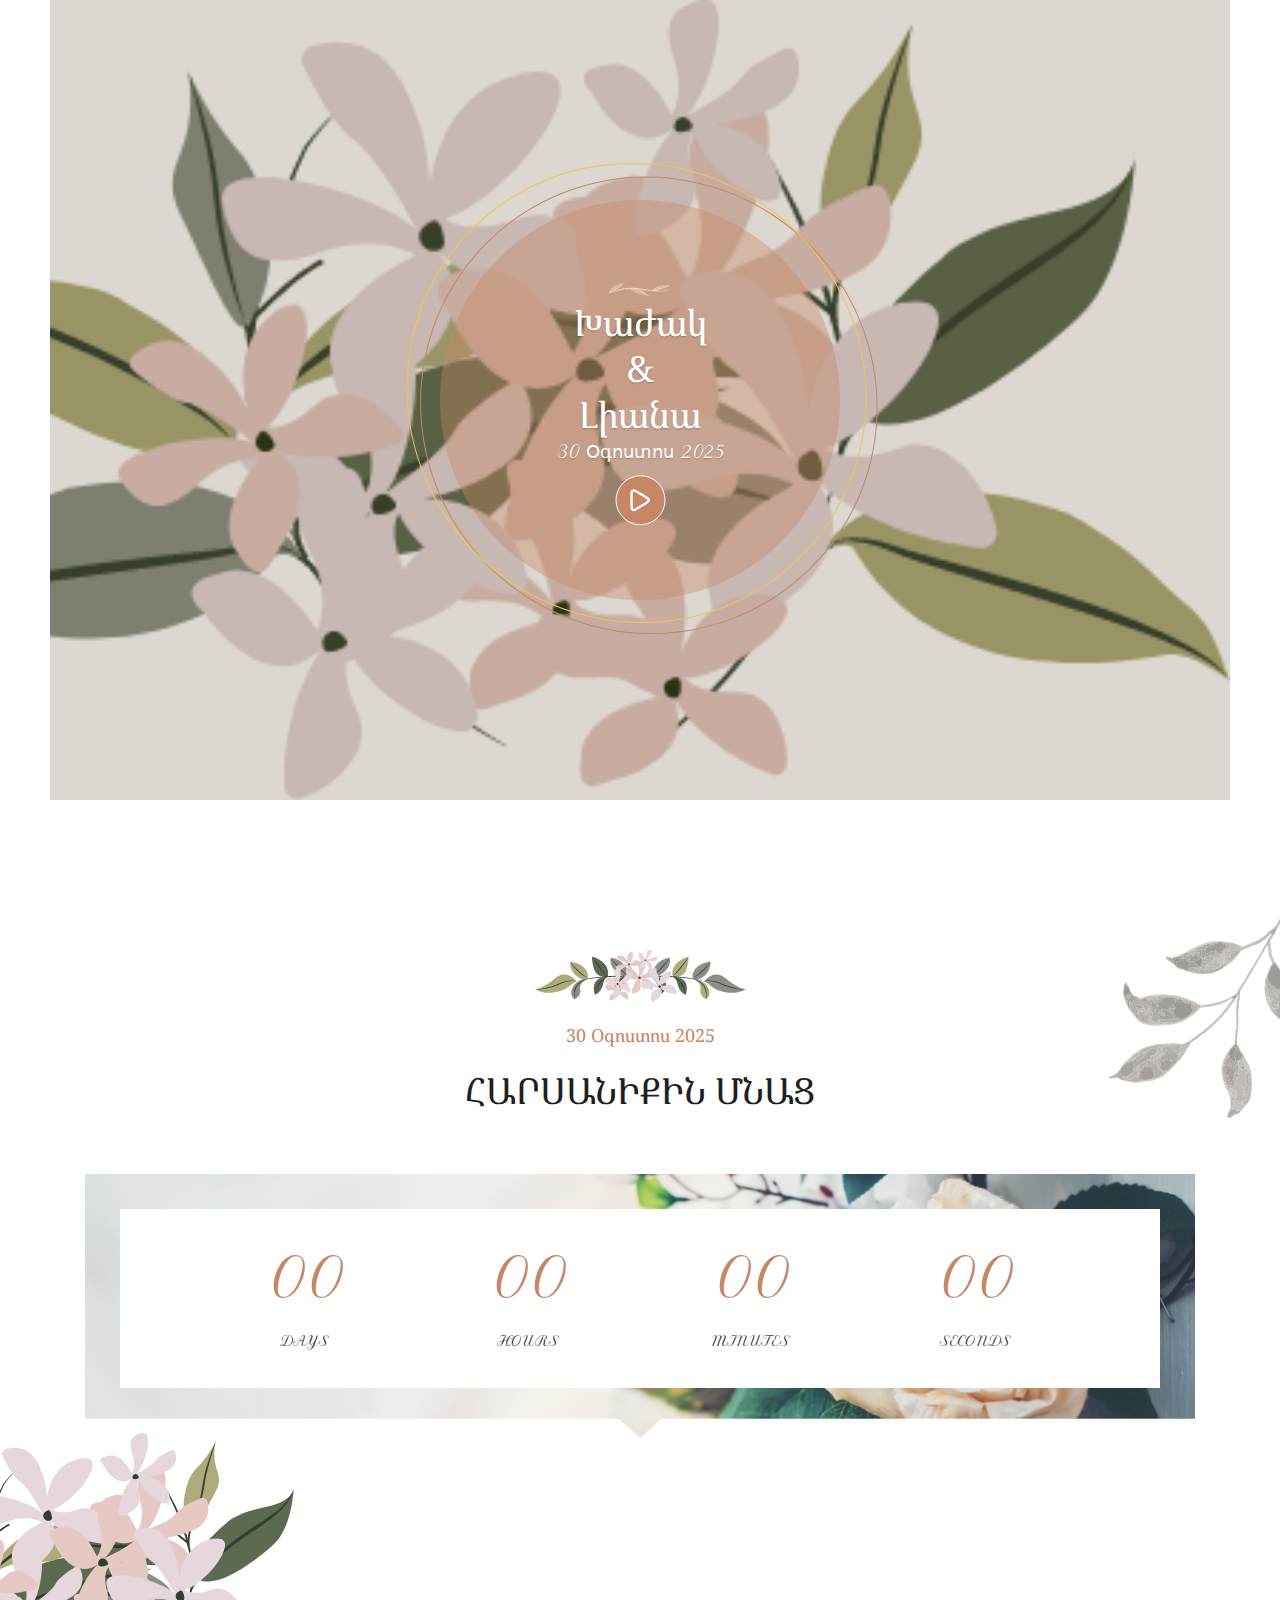
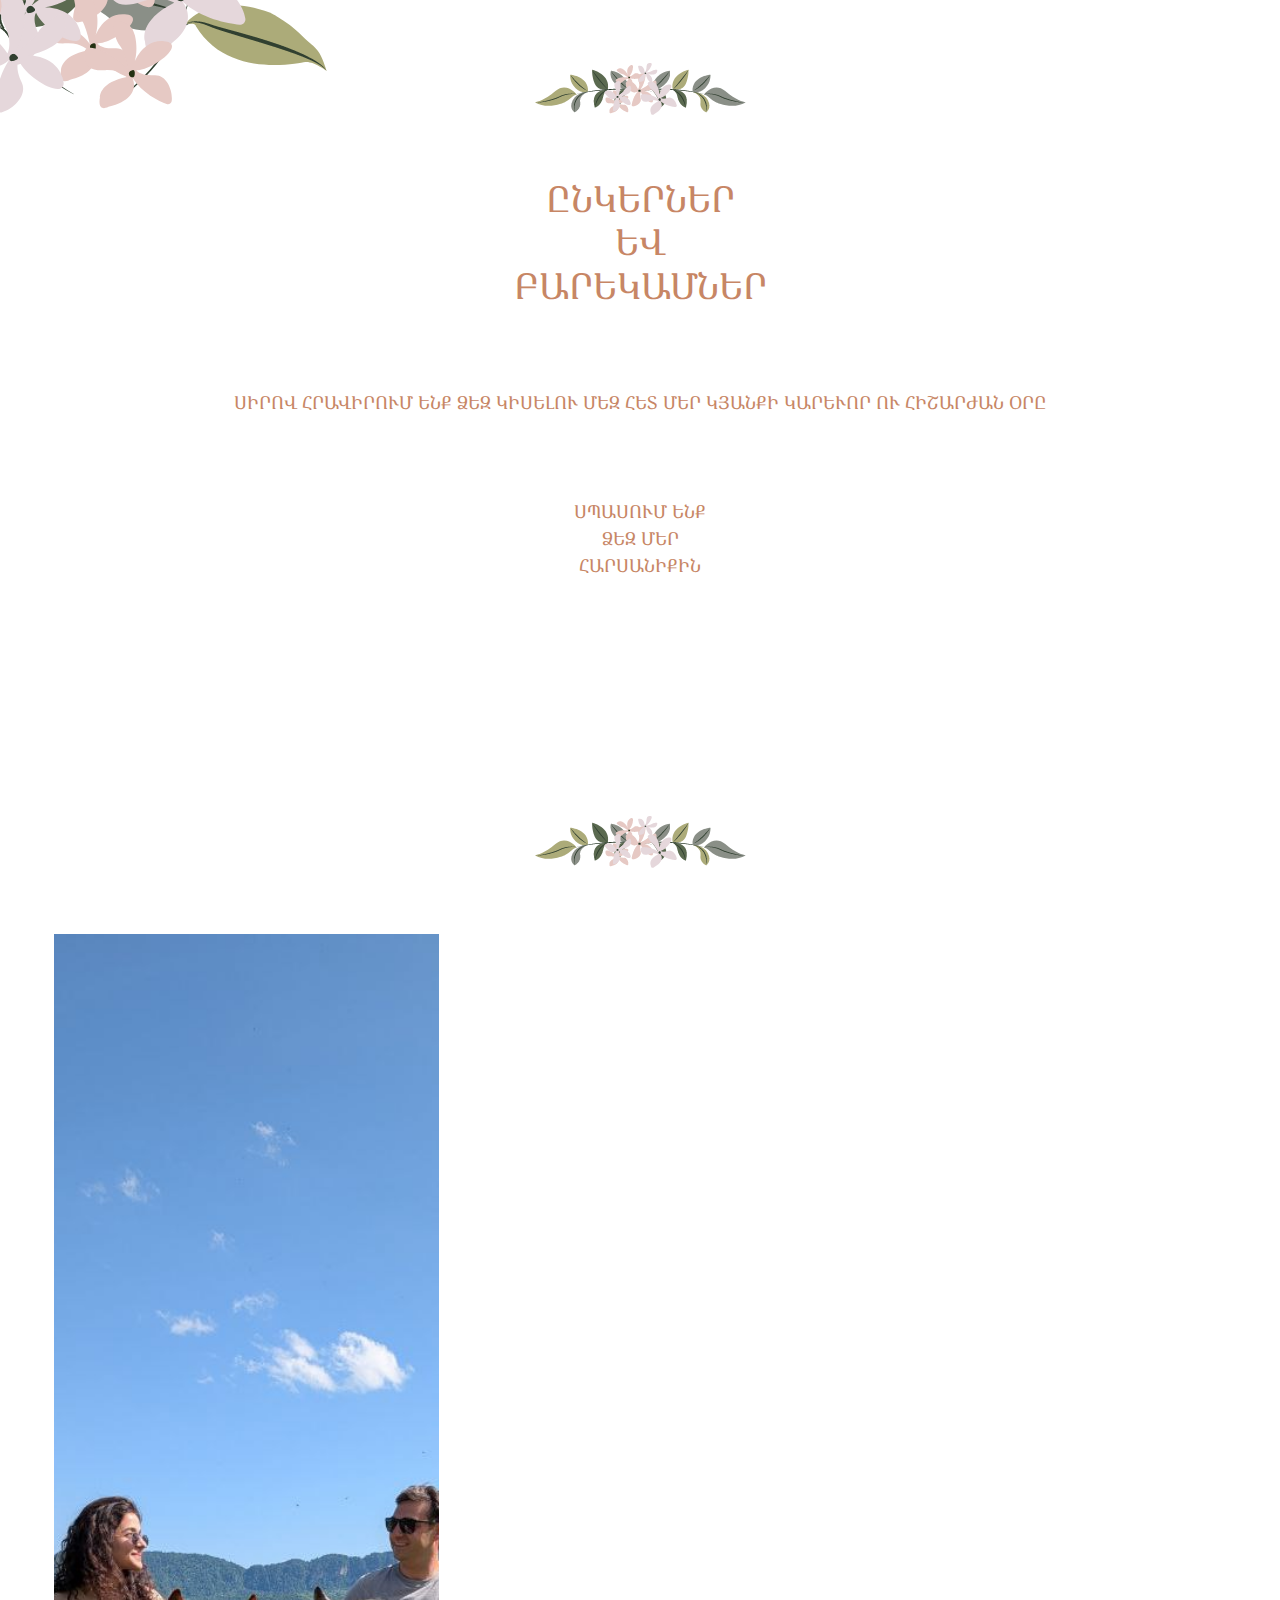
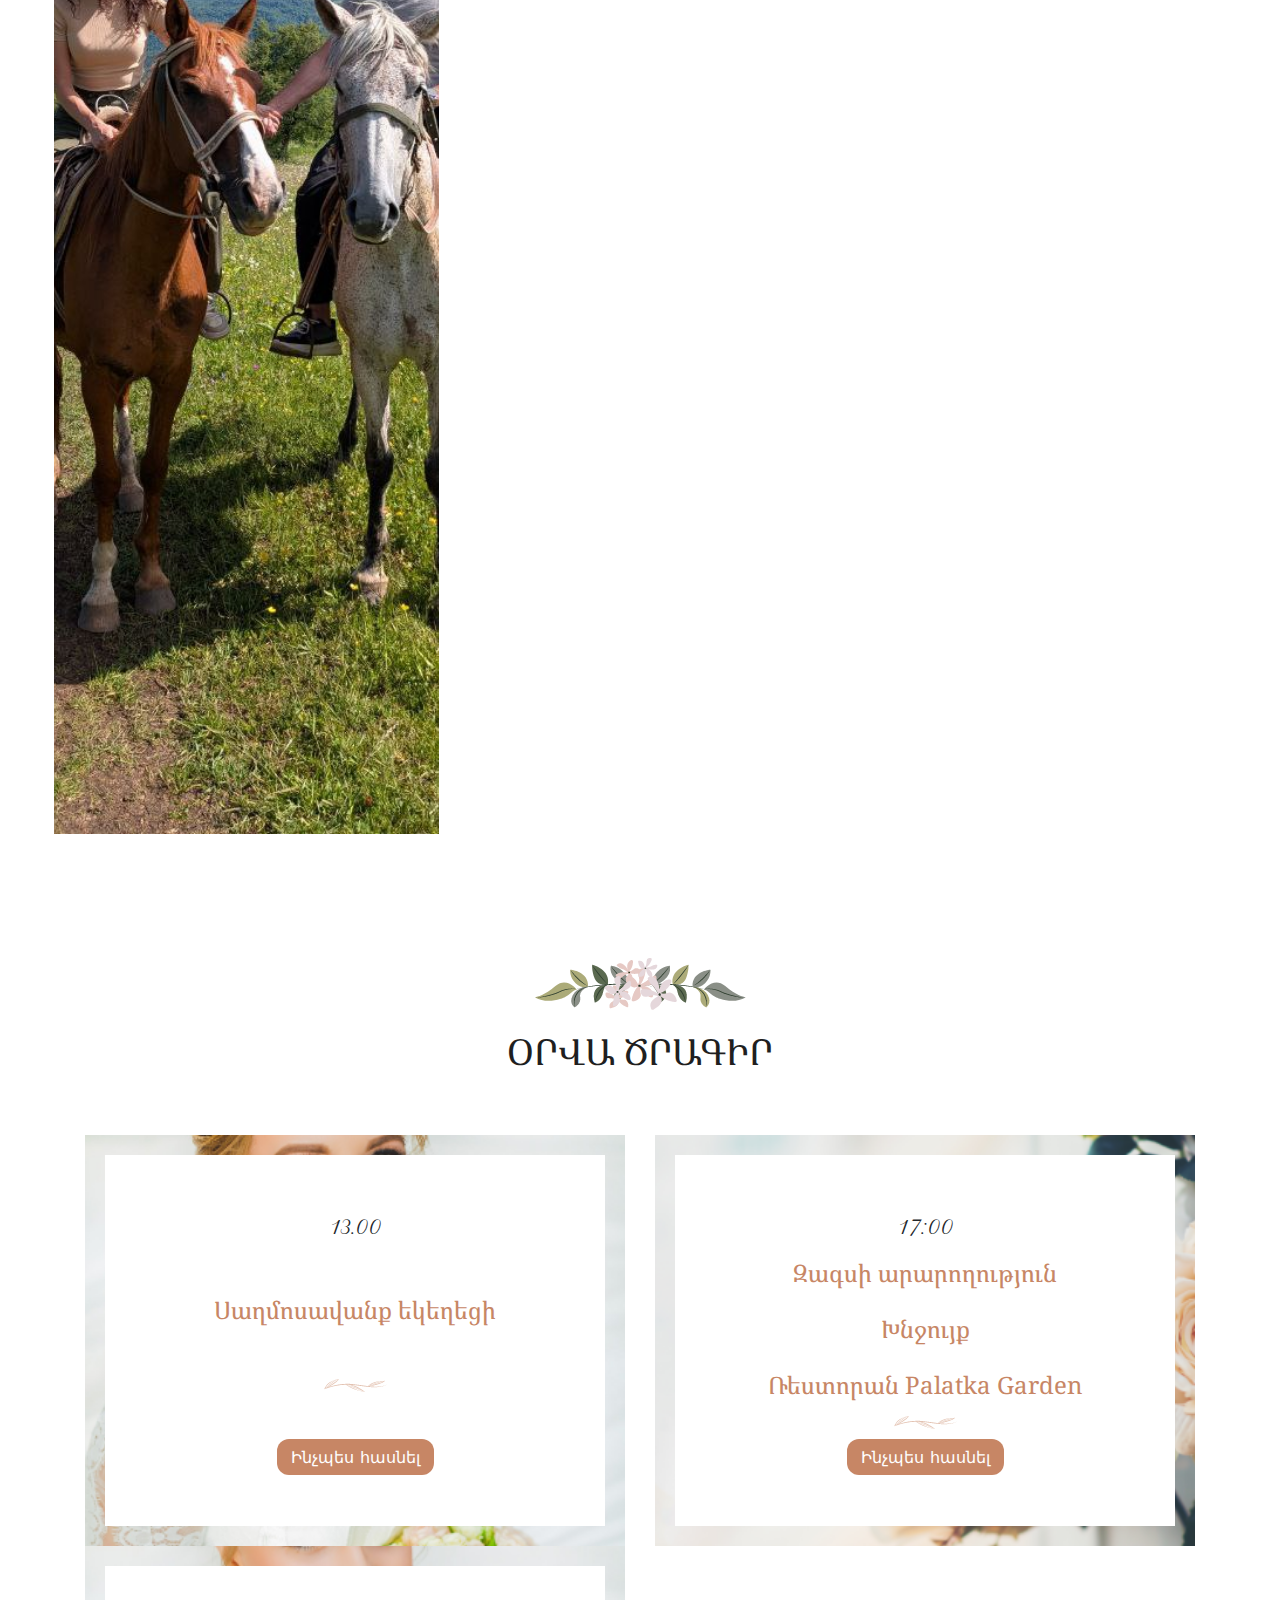
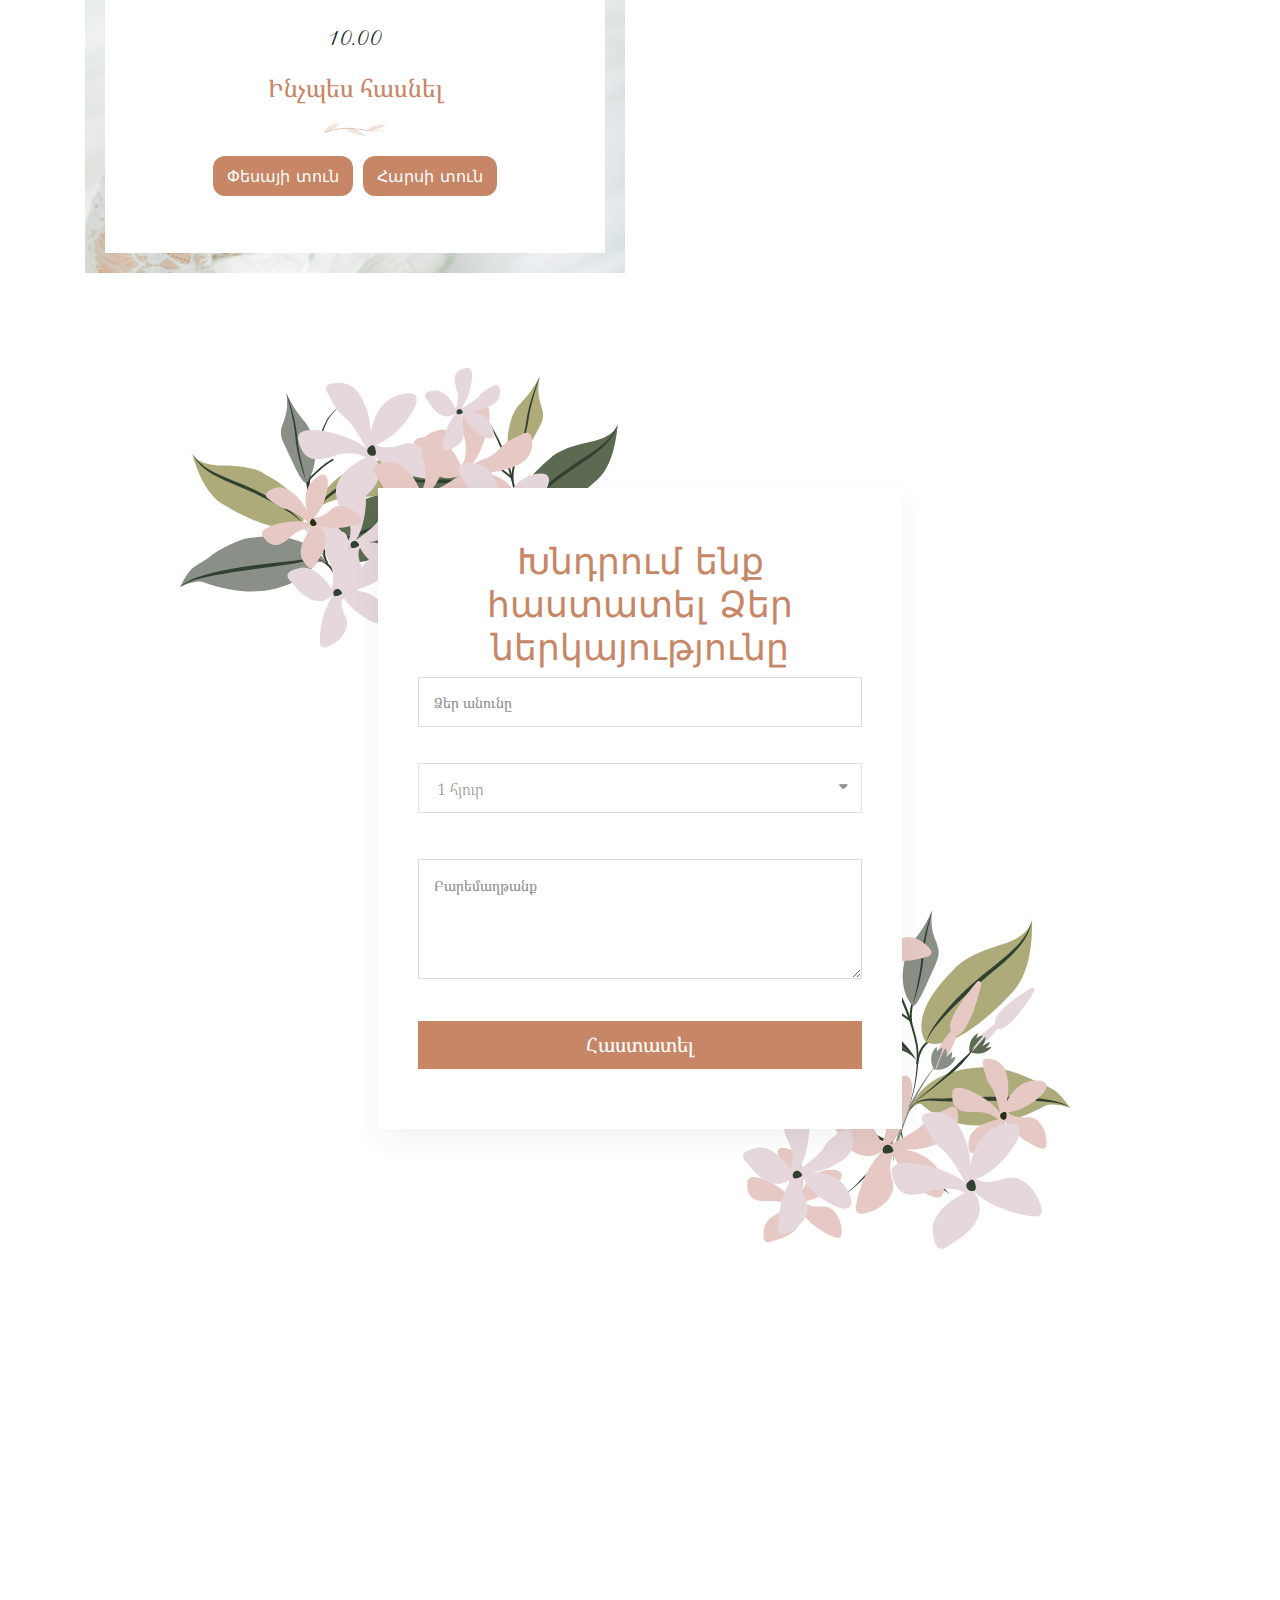
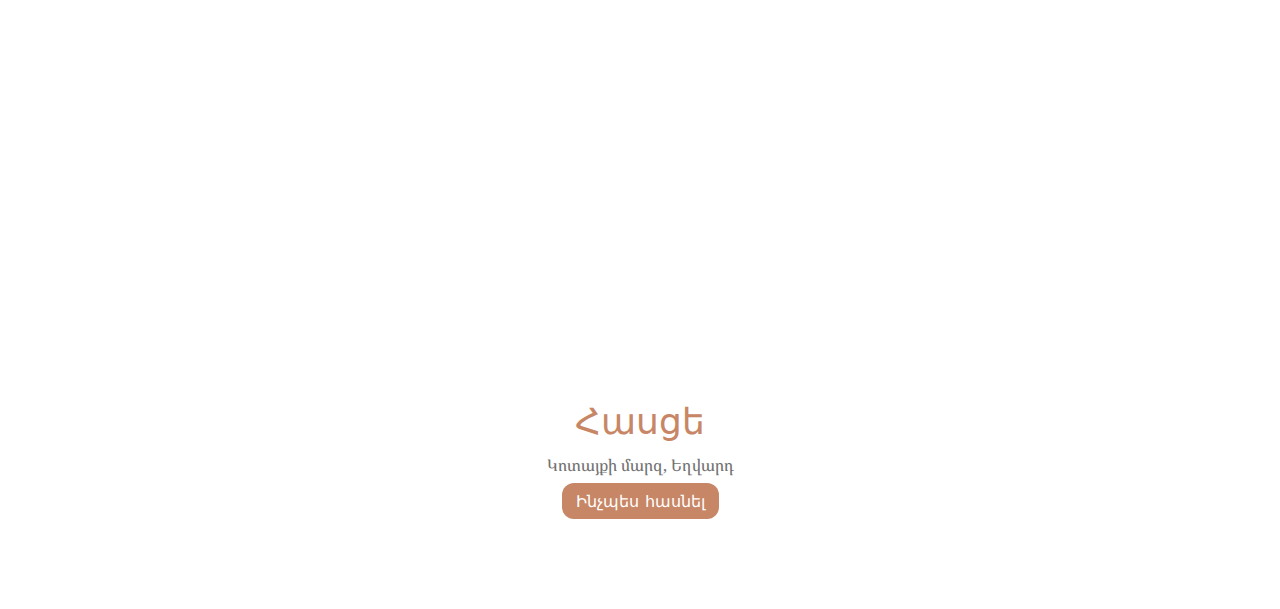
<file: index.html>
<!doctype html>
<html class="no-js" lang="zxx">

<head>
    <meta charset="utf-8">
    <meta http-equiv="x-ua-compatible" content="ie=edge">
    <title>♥️ Հարսանյաց հրավեր Խաժակ&Լիանա</title>
    <meta name="description" content="">
    <meta name="viewport" content="width=device-width, initial-scale=1">
    <meta property="og:title" content="♥️ Հարսանյաց հրավեր" />
    <meta property="og:type" content="website" />
    <meta property="og:url" content="https://wedding-cyan-rho.vercel.app/" />
    <meta property="og:image" content="https://wedding-cyan-rho.vercel.app/img/gallery/1.jpg" />

    <!-- <link rel="manifest" href="site.webmanifest"> -->
    <link rel="shortcut icon" type="image/x-icon" href="img/favicon.png">
    <!-- Place favicon.ico in the root directory -->
    <!-- CSS here -->
    <link rel="stylesheet" href="css/bootstrap.min.css">
    <link rel="stylesheet" href="css/owl.carousel.min.css">
    <link rel="stylesheet" href="css/magnific-popup.css">
    <link rel="stylesheet" href="css/font-awesome.min.css">
    <link rel="stylesheet" href="css/themify-icons.css">
    <link rel="stylesheet" href="css/nice-select.css">
    <link rel="stylesheet" href="css/flaticon.css">
    <link rel="stylesheet" href="css/flaticon.css">
    <link rel="stylesheet" href="css/gijgo.css">
    <link rel="stylesheet" href="css/slicknav.css">
    <link rel="stylesheet" href="css/style.css">
    <!-- <link rel="stylesheet" href="css/responsive.css"> -->

    <script src="https://api-maps.yandex.ru/2.1/?apikey=16d0f87d-c819-4ec3-81d9-6f834abcd141&lang=en_US" type="text/javascript">
    </script>
</head>

<body>
    <!-- slider_area -->
    <div class="slider_area">
        <div class="slider_area_inner slider_bg_1 overlay2">
            <div class="slider_text text-center">
                <div class="text_inner">
                    <img src="img/banner/ornaments.png" alt="">
                    <div>
                        <h3 class="text_names" style="text-shadow: 0px 1px 0px rgb(0 0 0 / 0.075), 0px 1px 1px rgb(0 0 0 / 0.075), 0px 2px 2px rgb(0 0 0 / 0.075);">Խաժակ</h3>
                        <h3 class="text_names" style="text-shadow: 0px 1px 0px rgb(0 0 0 / 0.075), 0px 1px 1px rgb(0 0 0 / 0.075), 0px 2px 2px rgb(0 0 0 / 0.075);">&</h3>
                        <h3 class="text_names" style="text-shadow: 0px 1px 0px rgb(0 0 0 / 0.075), 0px 1px 1px rgb(0 0 0 / 0.075), 0px 2px 2px rgb(0 0 0 / 0.075);">Լիանա</h3>
                    </div>
                    <span style="text-shadow: 0px 1px 0px rgb(0 0 0 / 0.075), 0px 1px 1px rgb(0 0 0 / 0.075), 0px 2px 2px rgb(0 0 0 / 0.075);">30 Օգոստոս 2025</span>
                    <div style="margin-top: 10px; display: flex; justify-content: center;">
                        <button id="play_music" style="cursor: pointer; width: 50px;height: 50px; border-radius: 50%; outline: none; border: 1px solid white; background-color: #C78665; display: flex; align-items: center; justify-content: center;">
                            <img style="display:none; width: 80%; height: 80%; color: white;" src="img/icon/1.svg" alt="pause" id="pause">
                            <img style="width: 80%; height: 80%; color: white;" src="img/icon/2.svg" alt="play" id="play">
                        </button>
                    </div>
                    <audio id="audio" src="songs/she.mp3"></audio>
                </div>
            </div>
        </div>
    </div>
    <!--/ slider_area -->
    <!-- wedding_countdown -->
    <div class="weeding_countdown_area">
        <div class="flowaers_top d-none d-lg-block">
            <img src="img/banner/flower-top.png" alt="">
        </div>
        <div class="flowaers_bottom d-none d-lg-block">
            <img src="img/banner/flower-bottom.png" alt="">
        </div>
        <div class="container">
            <div class="row">
                <div class="col-xl-12">
                    <div class="section_title text-center">
                        <img src="img/banner/flowers.png" alt="">
                        <span>30 Օգոստոս 2025</span>
                        <h3>Հարսանիքին մնաց</h3>
                    </div>
                </div>
            </div>
            <div class="row">
                <div class="col-xl-12">
                    <div id="clock" class="countdown_area counter_bg ">
                    </div>
                </div>
            </div>
        </div>
    </div>
    <!--/ wedding_countdown -->
    <!-- welcome_text -->
    <div class="welcome_text">
        <div class="container">
            <div class="row">
                <div class="col-xl-12">
                    <div class="section_title text-center">
                        <img src="img/banner/flowers.png" alt="">
                    </div>
                </div>
            </div>
        </div>
        <div class="container">
            <div class="row">
                <div class="col-xl-12">
                    <div class="section_title text-center">
                        <h3>ԸՆԿԵՐՆԵՐ</h3>
                        <h3>ԵՎ</h3>
                        <h3>ԲԱՐԵԿԱՄՆԵՐ</h3>
                    </div>
                </div>
            </div>
            <div class="row">
                <div class="col-xl-12">
                    <div class="section_title text-center">
                        <span>Սիրով հրավիրում ենք ձեզ կիսելու մեզ հետ մեր կյանքի կարևոր ու հիշարժան օրը</span>
                    </div>
                </div>
            </div>
            <div class="row">
                <div class="col-xl-12">
                    <div class="d-flex section_title section_title_waiting text-center align-items-center justify-content-center">
                        <span>Սպասում ենք ձեզ մեր հարսանիքին</span>
                    </div>
                </div>
            </div>
        </div>
    </div>
    <!--/ welcome_text -->
    <!-- gallery_area  -->
    <div class="gallery_area">
        <div class="container">
            <div class="row">
                <div class="col-xl-12">
                    <div class="section_title text-center">
                        <img src="img/banner/flowers.png" alt="">
                    </div>
                </div>
            </div>
        </div>
        <div class="container-fluid p-0">
            <div class="row grid no-gutters">
                <div class="col-xl-4 col-md-12 col-lg-12 grid-item">
                    <div class="single_gallery gallery_imag_1">
                        <a class="popup-image" href="img/gallery/1.jpg">
                        </a>
                    </div>
                </div>
            </div>
        </div>
    </div>
    <!--/ gallery_area  -->
    <!-- program_details -->
    <div class="program_details_area">
        <div class="container">
            <div class="row">
                <div class="col-xl-12">
                    <div class="section_title text-center">
                        <img src="img/banner/flowers.png" alt="">
                        <h3>Օրվա ծրագիր</h3>
                    </div>
                </div>
            </div>
            <div class="row">
                <div class="col-xl-6 col-lg-6">
                    <div class="single_program program_bg_1 text-center">
                        <div class="program_inner ">
                            <span>
                                13.00
                            </span>
                            <h3>Սաղմոսավանք եկեղեցի</h3>
                            <img src="img/program_details/ornaments.png" alt="">
                            <div style=" margin-top: 10px;">
                                <a href="https://yandex.com/navi/org/8680895053?si=vf71wwbvzcb261makcq28gbk4g" style="padding: 8px 14px; border-radius: 12px; background-color: #C78665; color: white;" href="">Ինչպես հասնել</a>
                            </div>
                        </div>
                    </div>
                </div>
                <div class="col-xl-6 col-lg-6">
                    <div class="single_program program_bg_3 text-center">
                        <div class="program_inner ">
                            <span>
                                17:00
                            </span>
                            <h3>Զագսի արարողություն</h3>
                            <h3>Խնջույք</h3>
                            <h3>Ռեստորան Palatka Garden</h3>
                            <img src="img/program_details/ornaments.png" alt="">
                            <div style=" margin-top: 10px;">
                                <a href="https://yandex.com/navi/org/palatka_garden/142379834185?si=vf71wwbvzcb261makcq28gbk4g" style="padding: 8px 14px; border-radius: 12px; background-color: #C78665; color: white;" href="">Ինչպես հասնել</a>
                            </div>
                        </div>
                    </div>
                </div>
                <div class="col-xl-6 col-lg-6">
                    <div class="single_program program_bg_1 text-center">
                        <div class="program_inner ">
                            <span>
                                10.00
                            </span>
                            <h3>Ինչպես հասնել</h3>
                            <img src="img/program_details/ornaments.png" alt="">
                            <div style="display: flex; gap: 10px; margin-top: 10px;">
                                <a href="https://yandex.com/navi?whatshere%5Bpoint%5D=44.57908700126799%2C40.177339993664674&whatshere%5Bzoom%5D=18.423065&ll=44.57908700126799%2C40.17733999329281&z=18.423065&si=vf71wwbvzcb261makcq28gbk4g"
                                   style="padding: 8px 14px; border-radius: 12px; background-color: #C78665; color: white; text-decoration: none;">
                                    Փեսայի տուն
                                </a>
                                <a href="https://yandex.com/navi?whatshere%5Bpoint%5D=44.482812%2C40.154499&whatshere%5Bzoom%5D=18.423065&ll=44.48281200005747%2C40.15449899922254&z=18.423065&si=vf71wwbvzcb261makcq28gbk4g"
                                   style="padding: 8px 14px; border-radius: 12px; background-color: #C78665; color: white; text-decoration: none;">
                                    Հարսի տուն
                                </a>
                            </div>
                        </div>
                    </div>
                </div>
            </div>
        </div>
    </div>
    <!--/ program_details -->
    <!-- attend_area -->
    <div class="attending_area">
        <div class="container">
            <div class="row">
                <div class="col-xl-10 offset-xl-1 col-lg-10 offset-lg-1">
                    <div class="main_attending_area">
                        <div class="flower_1 d-none d-lg-block">
                            <img src="img/appointment/flower-top.png" alt="">
                        </div>
                        <div class="flower_2 d-none d-lg-block">
                            <img src="img/appointment/flower-bottom.png" alt="">
                        </div>
                        <div class="row justify-content-center">
                            <div class="col-xl-7 col-lg-8">
                                <div class="popup_box">
                                    <div class="popup_inner">
                                        <div class="form_heading text-center">
                                            <h3>Խնդրում ենք հաստատել Ձեր ներկայությունը</h3>
                                        </div>
                                        <!-- Form -->
                                        <form id="contact-form" action="#" method="post">
                                            <div class="row">
                                                <div class="col-xl-12 mb-3">
                                                    <input type="text" name="fullName" placeholder="Ձեր անունը" required>
                                                </div>
                                                <div class="col-xl-12 mb-3">
                                                    <select class="form-select wide" name="guestCount" id="default-select" required>
                                                        <option value="1">1 հյուր</option>
                                                        <option value="2">2 հյուր</option>
                                                        <option value="3">3 հյուր</option>
                                                        <option value="4">4 հյուր</option>
                                                        <option value="5">5 հյուր</option>
                                                        <option value="6">6 հյուր</option>
                                                        <option value="7">7 հյուր</option>
                                                    </select>
                                                </div>
                                                <div class="col-xl-12 mb-3">
                                                    <textarea name="message" placeholder="Բարեմաղթանք"></textarea>
                                                </div>
                                                <div class="col-xl-12 text-center">
                                                    <button type="submit" class="boxed_btn3">Հաստատել</button>
                                                </div>
                                            </div>
                                        </form>
                                        <!-- End Form -->
                                    </div>
                                </div>
                            </div>
                        </div>
                    </div>
                </div>
            </div>
        </div>
    </div>
    <!-- / attend_area -->
    <!-- ================ contact section start ================= -->
    <section class="location_area">
        <div class="d-none d-sm-block location_info">
            <div class="location_inner">
                <div class="location_top text-center">
                    <h3>Հասցե</h3>
                    <p>Կոտայքի մարզ, Եղվարդ</p>
                    <div style=" margin-top: 10px;">
                        <a href="https://yandex.com/navi/org/palatka_garden/142379834185?si=vf71wwbvzcb261makcq28gbk4g" style="padding: 8px 14px; border-radius: 12px; background-color: #C78665; color: white;" href="">Ինչպես հասնել</a>
                    </div>
                </div>
            </div>
        </div>
        <div class="container-fluid p-0">
            <div class="d-sm-block">
                <div id="map" style="width: 100%; height: 100%;"></div>
            </div>
        </div>
    </section>
    <!-- ================ contact section end ================= -->
    <!-- footer_end -->
    <!-- JS here -->
    <script src="js/vendor/modernizr-3.5.0.min.js"></script>
    <script src="js/vendor/jquery-1.12.4.min.js"></script>
    <script src="js/popper.min.js"></script>
    <script src="js/bootstrap.min.js"></script>
    <script src="js/owl.carousel.min.js"></script>
    <script src="js/isotope.pkgd.min.js"></script>
    <script src="js/ajax-form.js"></script>
    <script src="js/waypoints.min.js"></script>
    <script src="js/jquery.counterup.min.js"></script>
    <script src="js/imagesloaded.pkgd.min.js"></script>
    <script src="js/scrollIt.js"></script>
    <script src="js/jquery.scrollUp.min.js"></script>
    <script src="js/wow.min.js"></script>
    <script src="js/nice-select.min.js"></script>
    <script src="js/gijgo.min.js"></script>
    <script src="js/jquery.countdown.min.js"></script>
    <script src="js/jquery.slicknav.min.js"></script>
    <script src="js/jquery.magnific-popup.min.js"></script>
    <script src="js/plugins.js"></script>

    <!--contact js-->
    <script src="js/contact.js"></script>
    <script src="js/jquery.ajaxchimp.min.js"></script>
    <script src="js/jquery.form.js"></script>
    <script src="js/jquery.validate.min.js"></script>
    <script src="js/mail-script.js"></script>

    <script src="js/main.js"></script>

    <script>
        let ctr = 1
        $('#clock').countdown('2025/08/30', function (event) {
            $(this).html(event.strftime(
                '<div class="countdown_wrap d-flex"><div  class="single_countdown"><h3>%D</h3><span>Days</span></div><div class="single_countdown"><h3>%H</h3><span>Hours</span></div><div class="single_countdown"><h3>%M</h3><span>Minutes</span></div><div class="single_countdown"><h3>%S</h3><span>Seconds</span></div></div>'
            ));
        });

        $('#play_music').click(() => {
            var audio = document.getElementById("audio");
            if (ctr % 2 > 0) {
                audio.play();
                document.getElementById('pause').style.display = "block"
                document.getElementById('play').style.display = "none"
            } else {
                audio.pause();
                document.getElementById('play').style.display = "block"
                document.getElementById('pause').style.display = "none"
            }
            ctr++

        })
    </script>
    <script>
        ymaps.ready(init);
        function init() {
            // Creating the map.
            var myMap = new ymaps.Map("map", {
                center: [40.263475, 44.566869],
                zoom: 14
            }, {
                searchControlProvider: 'yandex#search'
            });
            myMap.behaviors.disable('scrollZoom');
            myMap.behaviors.disable('drag');
            var myPlacemark = new ymaps.Placemark(myMap.getCenter(), {
                balloonContentBody: [
                    '<address>',
                    '<strong>Palatka Garden Restaurant</strong>',
                    '<br/>',
                    '<a target="_blank" href="https://yandex.com/navi/org/palatka_garden/142379834185?si=vf71wwbvzcb261makcq28gbk4g">Հասցե: Եղվարդ, Կոտայքի մարզ</a>',
                    '</address>'
                ].join('')
            }, {
                preset: 'islands#redDotIcon'
            });

            myMap.geoObjects.add(myPlacemark);
        }
    </script>
</body>

</html>
</file>
<file: css/themify-icons.css>
@font-face {
	font-family: 'themify';
	src:url('../fonts/themify.eot?-fvbane');
	src:url('../fonts/themify.eot?#iefix-fvbane') format('embedded-opentype'),
		url('../fonts/themify.woff?-fvbane') format('woff'),
		url('../fonts/themify.ttf?-fvbane') format('truetype'),
		url('../fonts/themify.svg?-fvbane#themify') format('svg');
	font-weight: normal;
	font-style: normal;
}

[class^="ti-"], [class*=" ti-"] {
	font-family: 'themify';
	/* speak: none; */
	font-style: normal;
	font-weight: normal;
	font-variant: normal;
	text-transform: none;
	line-height: 1;

	/* Better Font Rendering =========== */
	-webkit-font-smoothing: antialiased;
	-moz-osx-font-smoothing: grayscale;
}

.ti-wand:before {
	content: "\e600";
}
.ti-volume:before {
	content: "\e601";
}
.ti-user:before {
	content: "\e602";
}
.ti-unlock:before {
	content: "\e603";
}
.ti-unlink:before {
	content: "\e604";
}
.ti-trash:before {
	content: "\e605";
}
.ti-thought:before {
	content: "\e606";
}
.ti-target:before {
	content: "\e607";
}
.ti-tag:before {
	content: "\e608";
}
.ti-tablet:before {
	content: "\e609";
}
.ti-star:before {
	content: "\e60a";
}
.ti-spray:before {
	content: "\e60b";
}
.ti-signal:before {
	content: "\e60c";
}
.ti-shopping-cart:before {
	content: "\e60d";
}
.ti-shopping-cart-full:before {
	content: "\e60e";
}
.ti-settings:before {
	content: "\e60f";
}
.ti-search:before {
	content: "\e610";
}
.ti-zoom-in:before {
	content: "\e611";
}
.ti-zoom-out:before {
	content: "\e612";
}
.ti-cut:before {
	content: "\e613";
}
.ti-ruler:before {
	content: "\e614";
}
.ti-ruler-pencil:before {
	content: "\e615";
}
.ti-ruler-alt:before {
	content: "\e616";
}
.ti-bookmark:before {
	content: "\e617";
}
.ti-bookmark-alt:before {
	content: "\e618";
}
.ti-reload:before {
	content: "\e619";
}
.ti-plus:before {
	content: "\e61a";
}
.ti-pin:before {
	content: "\e61b";
}
.ti-pencil:before {
	content: "\e61c";
}
.ti-pencil-alt:before {
	content: "\e61d";
}
.ti-paint-roller:before {
	content: "\e61e";
}
.ti-paint-bucket:before {
	content: "\e61f";
}
.ti-na:before {
	content: "\e620";
}
.ti-mobile:before {
	content: "\e621";
}
.ti-minus:before {
	content: "\e622";
}
.ti-medall:before {
	content: "\e623";
}
.ti-medall-alt:before {
	content: "\e624";
}
.ti-marker:before {
	content: "\e625";
}
.ti-marker-alt:before {
	content: "\e626";
}
.ti-arrow-up:before {
	content: "\e627";
}
.ti-arrow-right:before {
	content: "\e628";
}
.ti-arrow-left:before {
	content: "\e629";
}
.ti-arrow-down:before {
	content: "\e62a";
}
.ti-lock:before {
	content: "\e62b";
}
.ti-location-arrow:before {
	content: "\e62c";
}
.ti-link:before {
	content: "\e62d";
}
.ti-layout:before {
	content: "\e62e";
}
.ti-layers:before {
	content: "\e62f";
}
.ti-layers-alt:before {
	content: "\e630";
}
.ti-key:before {
	content: "\e631";
}
.ti-import:before {
	content: "\e632";
}
.ti-image:before {
	content: "\e633";
}
.ti-heart:before {
	content: "\e634";
}
.ti-heart-broken:before {
	content: "\e635";
}
.ti-hand-stop:before {
	content: "\e636";
}
.ti-hand-open:before {
	content: "\e637";
}
.ti-hand-drag:before {
	content: "\e638";
}
.ti-folder:before {
	content: "\e639";
}
.ti-flag:before {
	content: "\e63a";
}
.ti-flag-alt:before {
	content: "\e63b";
}
.ti-flag-alt-2:before {
	content: "\e63c";
}
.ti-eye:before {
	content: "\e63d";
}
.ti-export:before {
	content: "\e63e";
}
.ti-exchange-vertical:before {
	content: "\e63f";
}
.ti-desktop:before {
	content: "\e640";
}
.ti-cup:before {
	content: "\e641";
}
.ti-crown:before {
	content: "\e642";
}
.ti-comments:before {
	content: "\e643";
}
.ti-comment:before {
	content: "\e644";
}
.ti-comment-alt:before {
	content: "\e645";
}
.ti-close:before {
	content: "\e646";
}
.ti-clip:before {
	content: "\e647";
}
.ti-angle-up:before {
	content: "\e648";
}
.ti-angle-right:before {
	content: "\e649";
}
.ti-angle-left:before {
	content: "\e64a";
}
.ti-angle-down:before {
	content: "\e64b";
}
.ti-check:before {
	content: "\e64c";
}
.ti-check-box:before {
	content: "\e64d";
}
.ti-camera:before {
	content: "\e64e";
}
.ti-announcement:before {
	content: "\e64f";
}
.ti-brush:before {
	content: "\e650";
}
.ti-briefcase:before {
	content: "\e651";
}
.ti-bolt:before {
	content: "\e652";
}
.ti-bolt-alt:before {
	content: "\e653";
}
.ti-blackboard:before {
	content: "\e654";
}
.ti-bag:before {
	content: "\e655";
}
.ti-move:before {
	content: "\e656";
}
.ti-arrows-vertical:before {
	content: "\e657";
}
.ti-arrows-horizontal:before {
	content: "\e658";
}
.ti-fullscreen:before {
	content: "\e659";
}
.ti-arrow-top-right:before {
	content: "\e65a";
}
.ti-arrow-top-left:before {
	content: "\e65b";
}
.ti-arrow-circle-up:before {
	content: "\e65c";
}
.ti-arrow-circle-right:before {
	content: "\e65d";
}
.ti-arrow-circle-left:before {
	content: "\e65e";
}
.ti-arrow-circle-down:before {
	content: "\e65f";
}
.ti-angle-double-up:before {
	content: "\e660";
}
.ti-angle-double-right:before {
	content: "\e661";
}
.ti-angle-double-left:before {
	content: "\e662";
}
.ti-angle-double-down:before {
	content: "\e663";
}
.ti-zip:before {
	content: "\e664";
}
.ti-world:before {
	content: "\e665";
}
.ti-wheelchair:before {
	content: "\e666";
}
.ti-view-list:before {
	content: "\e667";
}
.ti-view-list-alt:before {
	content: "\e668";
}
.ti-view-grid:before {
	content: "\e669";
}
.ti-uppercase:before {
	content: "\e66a";
}
.ti-upload:before {
	content: "\e66b";
}
.ti-underline:before {
	content: "\e66c";
}
.ti-truck:before {
	content: "\e66d";
}
.ti-timer:before {
	content: "\e66e";
}
.ti-ticket:before {
	content: "\e66f";
}
.ti-thumb-up:before {
	content: "\e670";
}
.ti-thumb-down:before {
	content: "\e671";
}
.ti-text:before {
	content: "\e672";
}
.ti-stats-up:before {
	content: "\e673";
}
.ti-stats-down:before {
	content: "\e674";
}
.ti-split-v:before {
	content: "\e675";
}
.ti-split-h:before {
	content: "\e676";
}
.ti-smallcap:before {
	content: "\e677";
}
.ti-shine:before {
	content: "\e678";
}
.ti-shift-right:before {
	content: "\e679";
}
.ti-shift-left:before {
	content: "\e67a";
}
.ti-shield:before {
	content: "\e67b";
}
.ti-notepad:before {
	content: "\e67c";
}
.ti-server:before {
	content: "\e67d";
}
.ti-quote-right:before {
	content: "\e67e";
}
.ti-quote-left:before {
	content: "\e67f";
}
.ti-pulse:before {
	content: "\e680";
}
.ti-printer:before {
	content: "\e681";
}
.ti-power-off:before {
	content: "\e682";
}
.ti-plug:before {
	content: "\e683";
}
.ti-pie-chart:before {
	content: "\e684";
}
.ti-paragraph:before {
	content: "\e685";
}
.ti-panel:before {
	content: "\e686";
}
.ti-package:before {
	content: "\e687";
}
.ti-music:before {
	content: "\e688";
}
.ti-music-alt:before {
	content: "\e689";
}
.ti-mouse:before {
	content: "\e68a";
}
.ti-mouse-alt:before {
	content: "\e68b";
}
.ti-money:before {
	content: "\e68c";
}
.ti-microphone:before {
	content: "\e68d";
}
.ti-menu:before {
	content: "\e68e";
}
.ti-menu-alt:before {
	content: "\e68f";
}
.ti-map:before {
	content: "\e690";
}
.ti-map-alt:before {
	content: "\e691";
}
.ti-loop:before {
	content: "\e692";
}
.ti-location-pin:before {
	content: "\e693";
}
.ti-list:before {
	content: "\e694";
}
.ti-light-bulb:before {
	content: "\e695";
}
.ti-Italic:before {
	content: "\e696";
}
.ti-info:before {
	content: "\e697";
}
.ti-infinite:before {
	content: "\e698";
}
.ti-id-badge:before {
	content: "\e699";
}
.ti-hummer:before {
	content: "\e69a";
}
.ti-home:before {
	content: "\e69b";
}
.ti-help:before {
	content: "\e69c";
}
.ti-headphone:before {
	content: "\e69d";
}
.ti-harddrives:before {
	content: "\e69e";
}
.ti-harddrive:before {
	content: "\e69f";
}
.ti-gift:before {
	content: "\e6a0";
}
.ti-game:before {
	content: "\e6a1";
}
.ti-filter:before {
	content: "\e6a2";
}
.ti-files:before {
	content: "\e6a3";
}
.ti-file:before {
	content: "\e6a4";
}
.ti-eraser:before {
	content: "\e6a5";
}
.ti-envelope:before {
	content: "\e6a6";
}
.ti-download:before {
	content: "\e6a7";
}
.ti-direction:before {
	content: "\e6a8";
}
.ti-direction-alt:before {
	content: "\e6a9";
}
.ti-dashboard:before {
	content: "\e6aa";
}
.ti-control-stop:before {
	content: "\e6ab";
}
.ti-control-shuffle:before {
	content: "\e6ac";
}
.ti-control-play:before {
	content: "\e6ad";
}
.ti-control-pause:before {
	content: "\e6ae";
}
.ti-control-forward:before {
	content: "\e6af";
}
.ti-control-backward:before {
	content: "\e6b0";
}
.ti-cloud:before {
	content: "\e6b1";
}
.ti-cloud-up:before {
	content: "\e6b2";
}
.ti-cloud-down:before {
	content: "\e6b3";
}
.ti-clipboard:before {
	content: "\e6b4";
}
.ti-car:before {
	content: "\e6b5";
}
.ti-calendar:before {
	content: "\e6b6";
}
.ti-book:before {
	content: "\e6b7";
}
.ti-bell:before {
	content: "\e6b8";
}
.ti-basketball:before {
	content: "\e6b9";
}
.ti-bar-chart:before {
	content: "\e6ba";
}
.ti-bar-chart-alt:before {
	content: "\e6bb";
}
.ti-back-right:before {
	content: "\e6bc";
}
.ti-back-left:before {
	content: "\e6bd";
}
.ti-arrows-corner:before {
	content: "\e6be";
}
.ti-archive:before {
	content: "\e6bf";
}
.ti-anchor:before {
	content: "\e6c0";
}
.ti-align-right:before {
	content: "\e6c1";
}
.ti-align-left:before {
	content: "\e6c2";
}
.ti-align-justify:before {
	content: "\e6c3";
}
.ti-align-center:before {
	content: "\e6c4";
}
.ti-alert:before {
	content: "\e6c5";
}
.ti-alarm-clock:before {
	content: "\e6c6";
}
.ti-agenda:before {
	content: "\e6c7";
}
.ti-write:before {
	content: "\e6c8";
}
.ti-window:before {
	content: "\e6c9";
}
.ti-widgetized:before {
	content: "\e6ca";
}
.ti-widget:before {
	content: "\e6cb";
}
.ti-widget-alt:before {
	content: "\e6cc";
}
.ti-wallet:before {
	content: "\e6cd";
}
.ti-video-clapper:before {
	content: "\e6ce";
}
.ti-video-camera:before {
	content: "\e6cf";
}
.ti-vector:before {
	content: "\e6d0";
}
.ti-themify-logo:before {
	content: "\e6d1";
}
.ti-themify-favicon:before {
	content: "\e6d2";
}
.ti-themify-favicon-alt:before {
	content: "\e6d3";
}
.ti-support:before {
	content: "\e6d4";
}
.ti-stamp:before {
	content: "\e6d5";
}
.ti-split-v-alt:before {
	content: "\e6d6";
}
.ti-slice:before {
	content: "\e6d7";
}
.ti-shortcode:before {
	content: "\e6d8";
}
.ti-shift-right-alt:before {
	content: "\e6d9";
}
.ti-shift-left-alt:before {
	content: "\e6da";
}
.ti-ruler-alt-2:before {
	content: "\e6db";
}
.ti-receipt:before {
	content: "\e6dc";
}
.ti-pin2:before {
	content: "\e6dd";
}
.ti-pin-alt:before {
	content: "\e6de";
}
.ti-pencil-alt2:before {
	content: "\e6df";
}
.ti-palette:before {
	content: "\e6e0";
}
.ti-more:before {
	content: "\e6e1";
}
.ti-more-alt:before {
	content: "\e6e2";
}
.ti-microphone-alt:before {
	content: "\e6e3";
}
.ti-magnet:before {
	content: "\e6e4";
}
.ti-line-double:before {
	content: "\e6e5";
}
.ti-line-dotted:before {
	content: "\e6e6";
}
.ti-line-dashed:before {
	content: "\e6e7";
}
.ti-layout-width-full:before {
	content: "\e6e8";
}
.ti-layout-width-default:before {
	content: "\e6e9";
}
.ti-layout-width-default-alt:before {
	content: "\e6ea";
}
.ti-layout-tab:before {
	content: "\e6eb";
}
.ti-layout-tab-window:before {
	content: "\e6ec";
}
.ti-layout-tab-v:before {
	content: "\e6ed";
}
.ti-layout-tab-min:before {
	content: "\e6ee";
}
.ti-layout-slider:before {
	content: "\e6ef";
}
.ti-layout-slider-alt:before {
	content: "\e6f0";
}
.ti-layout-sidebar-right:before {
	content: "\e6f1";
}
.ti-layout-sidebar-none:before {
	content: "\e6f2";
}
.ti-layout-sidebar-left:before {
	content: "\e6f3";
}
.ti-layout-placeholder:before {
	content: "\e6f4";
}
.ti-layout-menu:before {
	content: "\e6f5";
}
.ti-layout-menu-v:before {
	content: "\e6f6";
}
.ti-layout-menu-separated:before {
	content: "\e6f7";
}
.ti-layout-menu-full:before {
	content: "\e6f8";
}
.ti-layout-media-right-alt:before {
	content: "\e6f9";
}
.ti-layout-media-right:before {
	content: "\e6fa";
}
.ti-layout-media-overlay:before {
	content: "\e6fb";
}
.ti-layout-media-overlay-alt:before {
	content: "\e6fc";
}
.ti-layout-media-overlay-alt-2:before {
	content: "\e6fd";
}
.ti-layout-media-left-alt:before {
	content: "\e6fe";
}
.ti-layout-media-left:before {
	content: "\e6ff";
}
.ti-layout-media-center-alt:before {
	content: "\e700";
}
.ti-layout-media-center:before {
	content: "\e701";
}
.ti-layout-list-thumb:before {
	content: "\e702";
}
.ti-layout-list-thumb-alt:before {
	content: "\e703";
}
.ti-layout-list-post:before {
	content: "\e704";
}
.ti-layout-list-large-image:before {
	content: "\e705";
}
.ti-layout-line-solid:before {
	content: "\e706";
}
.ti-layout-grid4:before {
	content: "\e707";
}
.ti-layout-grid3:before {
	content: "\e708";
}
.ti-layout-grid2:before {
	content: "\e709";
}
.ti-layout-grid2-thumb:before {
	content: "\e70a";
}
.ti-layout-cta-right:before {
	content: "\e70b";
}
.ti-layout-cta-left:before {
	content: "\e70c";
}
.ti-layout-cta-center:before {
	content: "\e70d";
}
.ti-layout-cta-btn-right:before {
	content: "\e70e";
}
.ti-layout-cta-btn-left:before {
	content: "\e70f";
}
.ti-layout-column4:before {
	content: "\e710";
}
.ti-layout-column3:before {
	content: "\e711";
}
.ti-layout-column2:before {
	content: "\e712";
}
.ti-layout-accordion-separated:before {
	content: "\e713";
}
.ti-layout-accordion-merged:before {
	content: "\e714";
}
.ti-layout-accordion-list:before {
	content: "\e715";
}
.ti-ink-pen:before {
	content: "\e716";
}
.ti-info-alt:before {
	content: "\e717";
}
.ti-help-alt:before {
	content: "\e718";
}
.ti-headphone-alt:before {
	content: "\e719";
}
.ti-hand-point-up:before {
	content: "\e71a";
}
.ti-hand-point-right:before {
	content: "\e71b";
}
.ti-hand-point-left:before {
	content: "\e71c";
}
.ti-hand-point-down:before {
	content: "\e71d";
}
.ti-gallery:before {
	content: "\e71e";
}
.ti-face-smile:before {
	content: "\e71f";
}
.ti-face-sad:before {
	content: "\e720";
}
.ti-credit-card:before {
	content: "\e721";
}
.ti-control-skip-forward:before {
	content: "\e722";
}
.ti-control-skip-backward:before {
	content: "\e723";
}
.ti-control-record:before {
	content: "\e724";
}
.ti-control-eject:before {
	content: "\e725";
}
.ti-comments-smiley:before {
	content: "\e726";
}
.ti-brush-alt:before {
	content: "\e727";
}
.ti-youtube:before {
	content: "\e728";
}
.ti-vimeo:before {
	content: "\e729";
}
.ti-twitter:before {
	content: "\e72a";
}
.ti-time:before {
	content: "\e72b";
}
.ti-tumblr:before {
	content: "\e72c";
}
.ti-skype:before {
	content: "\e72d";
}
.ti-share:before {
	content: "\e72e";
}
.ti-share-alt:before {
	content: "\e72f";
}
.ti-rocket:before {
	content: "\e730";
}
.ti-pinterest:before {
	content: "\e731";
}
.ti-new-window:before {
	content: "\e732";
}
.ti-microsoft:before {
	content: "\e733";
}
.ti-list-ol:before {
	content: "\e734";
}
.ti-linkedin:before {
	content: "\e735";
}
.ti-layout-sidebar-2:before {
	content: "\e736";
}
.ti-layout-grid4-alt:before {
	content: "\e737";
}
.ti-layout-grid3-alt:before {
	content: "\e738";
}
.ti-layout-grid2-alt:before {
	content: "\e739";
}
.ti-layout-column4-alt:before {
	content: "\e73a";
}
.ti-layout-column3-alt:before {
	content: "\e73b";
}
.ti-layout-column2-alt:before {
	content: "\e73c";
}
.ti-instagram:before {
	content: "\e73d";
}
.ti-google:before {
	content: "\e73e";
}
.ti-github:before {
	content: "\e73f";
}
.ti-flickr:before {
	content: "\e740";
}
.ti-facebook:before {
	content: "\e741";
}
.ti-dropbox:before {
	content: "\e742";
}
.ti-dribbble:before {
	content: "\e743";
}
.ti-apple:before {
	content: "\e744";
}
.ti-android:before {
	content: "\e745";
}
.ti-save:before {
	content: "\e746";
}
.ti-save-alt:before {
	content: "\e747";
}
.ti-yahoo:before {
	content: "\e748";
}
.ti-wordpress:before {
	content: "\e749";
}
.ti-vimeo-alt:before {
	content: "\e74a";
}
.ti-twitter-alt:before {
	content: "\e74b";
}
.ti-tumblr-alt:before {
	content: "\e74c";
}
.ti-trello:before {
	content: "\e74d";
}
.ti-stack-overflow:before {
	content: "\e74e";
}
.ti-soundcloud:before {
	content: "\e74f";
}
.ti-sharethis:before {
	content: "\e750";
}
.ti-sharethis-alt:before {
	content: "\e751";
}
.ti-reddit:before {
	content: "\e752";
}
.ti-pinterest-alt:before {
	content: "\e753";
}
.ti-microsoft-alt:before {
	content: "\e754";
}
.ti-linux:before {
	content: "\e755";
}
.ti-jsfiddle:before {
	content: "\e756";
}
.ti-joomla:before {
	content: "\e757";
}
.ti-html5:before {
	content: "\e758";
}
.ti-flickr-alt:before {
	content: "\e759";
}
.ti-email:before {
	content: "\e75a";
}
.ti-drupal:before {
	content: "\e75b";
}
.ti-dropbox-alt:before {
	content: "\e75c";
}
.ti-css3:before {
	content: "\e75d";
}
.ti-rss:before {
	content: "\e75e";
}
.ti-rss-alt:before {
	content: "\e75f";
}
</file>
<file: css/nice-select.css>
.nice-select {
  -webkit-tap-highlight-color: transparent;
  background-color: #fff;
  border-radius: 5px;
  border: solid 1px #e8e8e8;
  box-sizing: border-box;
  clear: both;
  cursor: pointer;
  display: block;
  float: left;
  font-family: inherit;
  font-size: 14px;
  font-weight: normal;
  height: 42px;
  line-height: 40px;
  outline: none;
  padding-left: 18px;
  padding-right: 30px;
  position: relative;
  text-align: left !important;
  -webkit-transition: all 0.2s ease-in-out;
  transition: all 0.2s ease-in-out;
  -webkit-user-select: none;
     -moz-user-select: none;
      -ms-user-select: none;
          user-select: none;
  white-space: nowrap;
  width: auto; }
  .nice-select:hover {
    border-color: #dbdbdb; }
  .nice-select:active, .nice-select.open, .nice-select:focus {
    border-color: #999; }


  .nice-select.disabled {
    border-color: #ededed;
    color: #999;
    pointer-events: none; }
    .nice-select.disabled:after {
      border-color: #cccccc; }
  .nice-select.wide {
    width: 100%; }
    .nice-select.wide .list {
      left: 0 !important;
      right: 0 !important; }
  .nice-select.right {
    float: right; }
    .nice-select.right .list {
      left: auto;
      right: 0; }
  .nice-select.small {
    font-size: 12px;
    height: 36px;
    line-height: 34px; }
    .nice-select.small:after {
      height: 4px;
      width: 4px; }
    .nice-select.small .option {
      line-height: 34px;
      min-height: 34px; }
  .nice-select .list {
    background-color: #fff;
    border-radius: 5px;
    box-shadow: 0 0 0 1px rgba(68, 68, 68, 0.11);
    box-sizing: border-box;
    margin-top: 4px;
    opacity: 0;
    overflow: hidden;
    padding: 0;
    pointer-events: none;
    position: absolute;
    top: 100%;
    left: 0;
    -webkit-transform-origin: 50% 0;
        -ms-transform-origin: 50% 0;
            transform-origin: 50% 0;
    -webkit-transform: scale(0.75) translateY(-21px);
        -ms-transform: scale(0.75) translateY(-21px);
            transform: scale(0.75) translateY(-21px);
    -webkit-transition: all 0.2s cubic-bezier(0.5, 0, 0, 1.25), opacity 0.15s ease-out;
    transition: all 0.2s cubic-bezier(0.5, 0, 0, 1.25), opacity 0.15s ease-out;
    z-index: 9; }
    .nice-select .list:hover .option:not(:hover) {
      background-color: transparent !important; }
  .nice-select .option {
    cursor: pointer;
    font-weight: 400;
    line-height: 40px;
    list-style: none;
    min-height: 40px;
    outline: none;
    padding-left: 18px;
    padding-right: 29px;
    text-align: left;
    -webkit-transition: all 0.2s;
    transition: all 0.2s; }
    .nice-select .option:hover, .nice-select .option.focus, .nice-select .option.selected.focus {
      background-color: #f6f6f6; }
    .nice-select .option.selected {
      font-weight: bold; }
    .nice-select .option.disabled {
      background-color: transparent;
      color: #999;
      cursor: default; }

.no-csspointerevents .nice-select .list {
  display: none; }

.no-csspointerevents .nice-select.open .list {
  display: block; }





  /* ,,,,,,,,,,,,,,,, */


  .nice-select:after {
    content: "\e64b";
    display: block;
    height: 5px;
    margin-top: -5px;
    pointer-events: none;
    position: absolute;
    right: 30px;
    top: 8px;
    transition: all 0.15s ease-in-out;
    width: 5px;
    font-family: 'themify';
    color: #ddd; }

    .nice-select.open:after {
 }
    .nice-select.open .list {
      opacity: 1;
      pointer-events: auto;
      -webkit-transform: scale(1) translateY(0);
          -ms-transform: scale(1) translateY(0);
              transform: scale(1) translateY(0); }
</file>
<file: css/flaticon.css>
/*
  	Flaticon icon font: Flaticon
  	Creation date: 26/09/2019 05:40
  	*/

@font-face {
  font-family: "Flaticon";
  src: url("../fonts/Flaticon.eot");
  src: url("../fonts/Flaticon.eot?#iefix") format("embedded-opentype"),
       url("../fonts/Flaticon.woff2") format("woff2"),
       url("../fonts/Flaticon.woff") format("woff"),
       url("../fonts/Flaticon.ttf") format("truetype"),
       url("../fonts/Flaticon.svg#Flaticon") format("svg");
  font-weight: normal;
  font-style: normal;
}

@media screen and (-webkit-min-device-pixel-ratio:0) {
  @font-face {
    font-family: "Flaticon";
    src: url("../fonts/Flaticon.svg#Flaticon") format("svg");
  }
}

[class^="flaticon-"]:before, [class*=" flaticon-"]:before,
[class^="flaticon-"]:after, [class*=" flaticon-"]:after {   
  font-family: Flaticon;
font-style: normal;
}

.flaticon-case:before { content: "\f100"; }
.flaticon-courthouse:before { content: "\f101"; }
.flaticon-judge:before { content: "\f102"; }
.flaticon-jury:before { content: "\f103"; }
.flaticon-balance:before { content: "\f104"; }
.flaticon-straight-quotes:before { content: "\f105"; }
</file>
<file: css/gijgo.css>
.gj-button {
    background-color: #f5f5f5;
    border: 1px solid #ddd;
    color: #000;
    border-radius: 3px;
    padding: 6px 10px;
    cursor: pointer;
}

.gj-unselectable {
    -webkit-touch-callout: none;
    -webkit-user-select: none;
    -khtml-user-select: none;
    -moz-user-select: none;
    -ms-user-select: none;
    user-select: none;
}

.gj-row {
    display: -webkit-box;
    display: -ms-flexbox;
    display: flex;
    -ms-flex-wrap: wrap;
    flex-wrap: wrap;
}

.gj-margin-left-5 {
    margin-left: 5px;
}

.gj-margin-left-10 {
    margin-left: 10px;
}

.gj-width-full {
    width: 100%;
}

.gj-cursor-pointer {
    cursor: pointer;
}

.gj-text-align-center {
    text-align: center;
}

.gj-font-size-16 {
    font-size: 16px;
}

.gj-hidden {
    display: none;
}

/** Material Design */
.gj-button-md {
    background: 0 0;
    border: none;
    border-radius: 2px;
    color: rgba(0, 0, 0, 0.87);
    position: relative;
    height: 36px;
    margin: 0;
    min-width: 64px;
    padding: 0 16px;
    display: inline-block;
    font-family: "Roboto","Helvetica","Arial",sans-serif;
    font-size: 1rem;
    font-weight: 500;
    text-transform: uppercase;
    letter-spacing: 0;
    overflow: hidden;
    will-change: box-shadow;
    transition: box-shadow .2s cubic-bezier(.4,0,1,1),background-color .2s cubic-bezier(.4,0,.2,1),color .2s cubic-bezier(.4,0,.2,1);
    outline: none;
    cursor: pointer;
    text-decoration: none;
    text-align: center;
    line-height: 36px;
    vertical-align: middle;
    overflow: hidden;
    -webkit-user-select: none;
    -moz-user-select: none;
    -ms-user-select: none;
    user-select: none;
}

.gj-button-md:hover {
    background-color: rgba(158,158,158,.2);
}

.gj-button-md:disabled {
    color: rgba(0,0,0,.26);
    background: 0 0;
}

.gj-button-md .material-icons,
.gj-button-md .gj-icon {
    vertical-align: middle;
    /*font-size: 1.3rem;
    margin-right: 4px;*/
}

.gj-button-md.gj-button-md-icon {
    width: 24px;
    height: 31px;
    min-width: 24px;
    padding: 0px;
    display: table;
}

.gj-button-md.gj-button-md-icon .material-icons,
.gj-button-md.gj-button-md-icon .gj-icon {
    display: table-cell;
    margin-right: 0px;
    width: 24px;
    height: 24px;
}

.gj-button-md.active {
    background-color: rgba(158,158,158,.4);
}

.gj-button-md-group {
    position: relative;
    display: inline-block;
    vertical-align: middle;
}

.gj-textbox-md {
    border: none;
    border-bottom: 1px solid rgba(0,0,0,.42);
    display: block;
    font-family: "Helvetica","Arial",sans-serif;
    font-size: 16px;
    line-height: 16px;
    padding: 4px 0px;
    margin: 0;
    width: 100%;
    background: 0 0;
    text-align: left;
    color: rgba(0,0,0,.87);
}

.gj-textbox-md:focus,
.gj-textbox-md:active {
    border-bottom: 2px solid rgba(0,0,0,.42);
    outline: none;
}

.gj-textbox-md::placeholder {
    color: #8e8e8e;
}

.gj-textbox-md:-ms-input-placeholder {
    color: #8e8e8e;
}

.gj-textbox-md::-ms-input-placeholder {
    color: #8e8e8e;
}

.gj-md-spacer-24 {
    min-width: 24px;
    width: 24px;
    display: inline-block;
}

.gj-md-spacer-32 {
    min-width: 32px;
    width: 32px;
    display: inline-block;
}

.gj-modal {
    position: fixed;
    top: 0;
    right: 0;
    bottom: 0;
    left: 0;
    z-index: 1203;
    display: none;
    overflow: hidden;
    -webkit-overflow-scrolling: touch;
    outline: 0;
    background-color: rgba(0, 0, 0, 0.54118);
    transition: 200ms ease opacity;
    will-change: opacity;
}

/* List */
ul.gj-list li [data-role="wrapper"] {
    display: table;
    width: 100%;
}

ul.gj-list li [data-role="checkbox"] {
    display: table-cell;
    vertical-align:middle;
    text-align:center;
}

ul.gj-list li [data-role="image"] {
    display: table-cell;
    vertical-align:middle;
    text-align:center;
}

ul.gj-list li [data-role="display"] {
    display: table-cell;
    vertical-align:middle;
    cursor: pointer;
}

ul.gj-list li [data-role="display"]:empty:before {
  content: "\200b"; /* unicode zero width space character */
}

/* List - Bootstrap */
ul.gj-list-bootstrap {
    padding-left: 0px;
    margin-bottom: 0px;
}

ul.gj-list-bootstrap li {
    padding: 0px;
}

ul.gj-list-bootstrap li [data-role="wrapper"] {
    padding: 0px 10px;
}

ul.gj-list-bootstrap li [data-role="checkbox"] {
    width: 24px;
    padding: 3px;
}

ul.gj-list-bootstrap li [data-role="image"] {
    width: 24px;
    height: 24px;
}

ul.gj-list-bootstrap li [data-role="display"] {
    padding: 8px 0px 8px 4px;
}

.list-group-item.active ul li, .list-group-item.active:focus ul li, .list-group-item.active:hover ul li {
    text-shadow: none;
    color:initial;
}

/* List - Material Design */
ul.gj-list-md {
    padding: 0px;
    list-style: none;
    list-style-type: none;
    line-height: 24px;
    letter-spacing: 0;
    color: #616161; /* Gray 700 */
}

ul.gj-list-md li {
    display: list-item;
    list-style-type: none;
    padding: 0px;
    min-height: unset;
    box-sizing: border-box;
    align-items: center;
    cursor: default;
    overflow: hidden;

    font-family: "Roboto","Helvetica","Arial",sans-serif;
    font-size: 16px;
    font-weight: 400;
    letter-spacing: .04em;
    line-height: 1;
    
    -webkit-flex-direction: row;
    -ms-flex-direction: row;
    flex-direction: row;
    -webkit-flex-wrap: nowrap;
    -ms-flex-wrap: nowrap;
    flex-wrap: nowrap;
}

ul.gj-list-md li [data-role="checkbox"] {
    height: 24px;
    width: 24px;
}

ul.gj-list-md li [data-role="image"] {
    height: 24px;
    width: 24px;
}

ul.gj-list-md li [data-role="display"] {
    padding: 8px 0px 8px 5px;
    order: 0;
    flex-grow: 2;
    text-decoration: none;
    box-sizing: border-box;
    align-items: center;
    text-align: left;
    color: rgba(0,0,0,.87);
}

ul.gj-list-md li.disabled>[data-role="wrapper"]>[data-role="display"] {
    color: #9E9E9E; /* Gray 500 */
}

.gj-list-md-active {
    background: #e0e0e0;
    color: #3f51b5;
}


/* Picker */
.gj-picker {
    position: absolute;
    z-index: 1203;
    background-color: #fff;
}

.gj-picker .selected {
    color: #fff;
}

/* Material Design */
.gj-picker-md {
    font-family: "Roboto","Helvetica","Arial",sans-serif;
    font-size: 16px;
    font-weight: 400;
    letter-spacing: .04em;
    line-height: 1;
    color: rgba(0,0,0,.87);
    border: 1px solid #E0E0E0;
}

.gj-modal .gj-picker-md {
    border: 0px;
}

.gj-picker-md [role="header"] {
    color: rgba(255, 255, 255, 0.54);
    display: flex;
    background: #4A3600;
    align-items: baseline;
    user-select: none;
    justify-content: center;
}

.gj-picker-md [role="footer"] {
    float: right;
    padding: 10px;
}

.gj-picker-md [role="footer"] button.gj-button-md {
    color: #4A3600;
    font-weight: bold;
    font-size: 13px;
}

/* Bootstrap */
.gj-picker-bootstrap {
    border-radius: 4px;
    border: 1px solid #E0E0E0;
}

.gj-picker-bootstrap .selected {
    color: #888;
}

.gj-picker-bootstrap [role="header"] {
    background: #eee;
    color: #AAA;
}
@font-face {
    font-family: 'gijgo-material';
    src: url('../fonts/gijgo-material.eot?235541');
    src: url('../fonts/gijgo-material.eot?235541#iefix') format('embedded-opentype'), url('../fonts/gijgo-material.ttf?235541') format('truetype'), url('../fonts/gijgo-material.woff?235541') format('woff'), url('../fonts/gijgo-material.svg?235541#gijgo-material') format('svg');
    font-weight: normal;
    font-style: normal;
}

.gj-icon {
    /* use !important to prevent issues with browser extensions that change fonts */
    font-family: 'gijgo-material' !important;
    font-size: 24px;
    speak: none;
    font-style: normal;
    font-weight: normal;
    font-variant: normal;
    text-transform: none;
    line-height: 1;
    /* Enable Ligatures ================ */
    letter-spacing: 0;
    -webkit-font-feature-settings: "liga";
    -moz-font-feature-settings: "liga=1";
    -moz-font-feature-settings: "liga";
    -ms-font-feature-settings: "liga" 1;
    font-feature-settings: "liga";
    -webkit-font-variant-ligatures: discretionary-ligatures;
    font-variant-ligatures: discretionary-ligatures;
    /* Better Font Rendering =========== */
    -webkit-font-smoothing: antialiased;
    -moz-osx-font-smoothing: grayscale;
}

.gj-icon.undo:before {
    content: "\e900";
}

.gj-icon.vertical-align-top:before {
    content: "\e901";
}

.gj-icon.vertical-align-center:before {
    content: "\e902";
}

.gj-icon.vertical-align-bottom:before {
    content: "\e903";
}

.gj-icon.arrow-dropup:before {
    content: "\e904";
}

.gj-icon.clock:before {
    content: "\e905";
}

.gj-icon.refresh:before {
    content: "\e906";
}

.gj-icon.last-page:before {
    content: "\e907";
}

.gj-icon.first-page:before {
    content: "\e908";
}

.gj-icon.cancel:before {
    content: "\e909";
}

.gj-icon.clear:before {
    content: "\e90a";
}

.gj-icon.check-circle:before {
    content: "\e90b";
}

.gj-icon.delete:before {
    content: "\e90c";
}

.gj-icon.arrow-upward:before {
    content: "\e90d";
}

.gj-icon.arrow-forward:before {
    content: "\e90e";
}

.gj-icon.arrow-downward:before {
    content: "\e90f";
}

.gj-icon.arrow-back:before {
    content: "\e910";
}

.gj-icon.list-numbered:before {
    content: "\e911";
}

.gj-icon.list-bulleted:before {
    content: "\e912";
}

.gj-icon.indent-increase:before {
    content: "\e913";
}

.gj-icon.indent-decrease:before {
    content: "\e914";
}

.gj-icon.redo:before {
    content: "\e915";
}

.gj-icon.align-right:before {
    content: "\e916";
}

.gj-icon.align-left:before {
    content: "\e917";
}

.gj-icon.align-justify:before {
    content: "\e918";
}

.gj-icon.align-center:before {
    content: "\e919";
}

.gj-icon.strikethrough:before {
    content: "\e91a";
}

.gj-icon.italic:before {
    content: "\e91b";
}

.gj-icon.underlined:before {
    content: "\e91c";
}

.gj-icon.bold:before {
    content: "\e91d";
}

.gj-icon.arrow-dropdown:before {
    content: "\e91e";
}

.gj-icon.done:before {
    content: "\e91f";
}

.gj-icon.pencil:before {
    content: "\e920";
}

.gj-icon.minus:before {
    content: "\e921";
}

.gj-icon.plus:before {
    content: "\e922";
}

.gj-icon.chevron-up:before {
    content: "\e923";
}

.gj-icon.chevron-right:before {
    content: "\e924";
}

.gj-icon.chevron-down:before {
    content: "\e925";
}

.gj-icon.chevron-left:before {
    content: "\e926";
}

.gj-icon.event:before {
    content: "\e927";
}
.gj-draggable {
    cursor: move;
}
.gj-resizable-handle {
    position: absolute;
    font-size: 0.1px;
    display: block;
    -ms-touch-action: none;
    touch-action: none;
    z-index: 1203;
}

.gj-resizable-n {
    cursor: n-resize;
    height: 7px;
    width: 100%;
    top: -5px;
    left: 0;
}
.gj-resizable-e {
    cursor: e-resize;
    width: 7px;
    right: -5px;
    top: 0;
    height: 100%;
}
.gj-resizable-s {
    cursor: s-resize;
    height: 7px;
    width: 100%;
    bottom: -5px;
    left: 0;
}
.gj-resizable-w {
	cursor: w-resize;
	width: 7px;
	left: -5px;
	top: 0;
	height: 100%;
}
.gj-resizable-se {
	cursor: se-resize;
	width: 12px;
	height: 12px;
	right: 1px;
	bottom: 1px;
}
.gj-resizable-sw {
	cursor: sw-resize;
	width: 9px;
	height: 9px;
	left: -5px;
	bottom: -5px;
}
.gj-resizable-nw {
	cursor: nw-resize;
	width: 9px;
	height: 9px;
	left: -5px;
	top: -5px;
}
.gj-resizable-ne {
	cursor: ne-resize;
	width: 9px;
	height: 9px;
	right: -5px;
	top: -5px;
}

.gj-dialog-footer {
    position: absolute;
    bottom: 0px;
    width: 100%;
    margin-top: 0px;
}

.gj-dialog-scrollable [data-role="body"] {
    overflow-x: hidden;
    overflow-y: scroll;
}

/** Bootstrap 3 **/
.gj-dialog-bootstrap {
    overflow: hidden;
    z-index: 1202;
}

.gj-dialog-bootstrap [data-role="title"] {
    display: inline;
}
.gj-dialog-bootstrap [data-role="close"] {
    line-height: 1.42857143;
}

/** Bootstrap 4 **/
.gj-dialog-bootstrap4 {
    overflow: hidden;
    z-index: 1202;
}

.gj-dialog-bootstrap4 [data-role="title"] {
    display: inline;
}
.gj-dialog-bootstrap4 [data-role="close"] {
    line-height: 1.5;
}

/** Material Design **/
.gj-dialog-md {
    background-color: #FFF;
    overflow: hidden;
    border: none;
    box-shadow: 0 11px 15px -7px rgba(0,0,0,.2), 0 24px 38px 3px rgba(0,0,0,.14), 0 9px 46px 8px rgba(0,0,0,.12);
    box-sizing: border-box;
    position: relative;
    display: -webkit-box;
    display: -webkit-flex;
    display: -ms-flexbox;
    display: flex;
    -webkit-box-orient: vertical;
    -webkit-box-direction: normal;
    -webkit-flex-direction: column;
    -ms-flex-direction: column;
    flex-direction: column;
    -webkit-background-clip: padding-box;
    background-clip: padding-box;
    outline: 0;
    z-index: 1202;
}

.gj-dialog-md-header {
    padding: 24px 24px 0px 24px;
    font-family: "Roboto","Helvetica","Arial",sans-serif;
}

.gj-dialog-md-title {
    margin: 0;
    font-weight: 400;
    display: inline;
    line-height: 28px;
    font-size: 20px;
}

.gj-dialog-md-close {
    -webkit-appearance: none;
    padding: 0;
    cursor: pointer;
    background: 0 0;
    border: 0;
    float: right;
    line-height: 28px;
    font-size: 28px;
}

.gj-dialog-md-body {
    padding: 20px 24px 24px 24px;
    color: rgba(0,0,0,.54);
    font-family: "Helvetica","Arial",sans-serif;
    font-size: 14px;
    font-weight: 400;
    line-height: 20px;
}

.gj-dialog-md-footer {
    padding: 8px 8px 8px 24px;
    display: -webkit-flex;
    display: -ms-flexbox;
    display: flex;
    -webkit-flex-direction: row-reverse;
    -ms-flex-direction: row-reverse;
    flex-direction: row-reverse;
    -webkit-flex-wrap: wrap;
    -ms-flex-wrap: wrap;
    flex-wrap: wrap;

    box-sizing: border-box;
}

.gj-dialog-md-footer>*:first-child {
    margin-right: 0;
}

.gj-dialog-md-footer>* {
    margin-right: 8px;
    height: 36px;
}
DIV.gj-grid-wrapper {
    margin: auto;
    position: relative;
    clear:both;
    z-index: 1;
}

TABLE.gj-grid {
    margin: auto;    
    border-collapse: collapse;
    width: 100%;
    table-layout: fixed;
}

TABLE.gj-grid THEAD TH [data-role="selectAll"] {
    margin: auto;
}

TABLE.gj-grid THEAD TH [data-role="title"] {
    display: inline-block;
}

TABLE.gj-grid THEAD TH [data-role="sorticon"] {
    display: inline-block;
}

TABLE.gj-grid THEAD TH {
    overflow: hidden;
    text-overflow: ellipsis;
}

TABLE.gj-grid.autogrow-header-row THEAD TH {
    overflow: auto;
    text-overflow: initial;
    white-space: pre-wrap;
    -ms-word-break: break-word;
    word-break: break-word;
}

TABLE.gj-grid > tbody > tr > td {
    overflow: hidden;
    position: relative;
}

table.gj-grid tbody div[data-role="display"] {
    vertical-align: middle;
    text-indent: 0;
    white-space: pre-wrap;
    -ms-word-break: break-word;
    word-break: break-word;
}

table.gj-grid.fixed-body-rows tbody div[data-role="display"] {
    overflow: hidden;
    text-overflow: ellipsis;
    white-space: nowrap;
    -ms-word-break: initial;
    word-break: initial;
}

table.gj-grid tfoot DIV[data-role="display"] {
    vertical-align: middle;
    text-indent: 0;
    display: flex;
}

TABLE.gj-grid .fa {
    padding: 2px;
}

TABLE.gj-grid > tbody > tr > td > div {
    padding: 2px;
    overflow: hidden;
}

DIV.gj-grid-wrapper DIV.gj-grid-loading-cover
{
    background: #BBBBBB;
    opacity: 0.5;
    position: absolute;
    vertical-align: middle;
}

DIV.gj-grid-wrapper DIV.gj-grid-loading-text
{
    position: absolute;
    font-weight: bold;
}

/* Bootstrap Theme */
table.gj-grid-bootstrap thead th {
    background-color: #f5f5f5;
    vertical-align:middle;
}

table.gj-grid-bootstrap thead th [data-role="sorticon"] {
    margin-left: 5px;
}

table.gj-grid-bootstrap thead th [data-role="sorticon"] i.gj-icon,
table.gj-grid-bootstrap thead th [data-role="sorticon"] i.material-icons {
    position: absolute;
    font-size: 20px;
    top: 15px;
}

table.gj-grid-bootstrap tbody tr td div[data-role="display"] {
    padding: 0px;
}

.gj-grid-bootstrap-4 .gj-checkbox-bootstrap {
    display: inline-block;
    padding-top: 2px;
}

.gj-grid-bootstrap-4 tbody tr.active {
    background-color: rgba(0,0,0,.075);
}

/* Material Design Theme */
.gj-grid-md {
    position: relative;
    border: 1px solid #e0e0e0;
    border-collapse: collapse;
    white-space: nowrap;
    font-size: 13px;
    font-family: "Roboto","Helvetica","Arial",sans-serif;
    background-color: #fff;
}

.gj-grid-md td:first-of-type, .gj-grid-md th:first-of-type {
    padding-left: 24px;
}

.gj-grid-md th {
    position: relative;
    vertical-align: bottom;
    font-weight: 700;
    line-height: 31px;
    letter-spacing: 0;
    height: 56px;
    font-size: 12px;
    color: rgba(0,0,0,.54);
    padding-bottom: 8px;
    box-sizing: border-box;
    padding: 12px 18px;
    text-align: right;
}

.gj-grid-md td {
    position: relative;
    height: 48px;
    border-top: 1px solid #e0e0e0;
    border-bottom: 1px solid #e0e0e0;
    padding: 12px 18px;
    box-sizing: border-box;
    text-align: left;
    color: rgba(0,0,0,.87);
}

.gj-grid-md tbody tr {
    position: relative;
    height: 48px;
    transition-duration: .28s;
    transition-timing-function: cubic-bezier(.4,0,.2,1);
    transition-property: background-color;
}

.gj-grid-md tbody tr:hover {
    background-color: #EEEEEE; /* Gray 200 */
}

.gj-grid-md tbody tr.gj-grid-md-select {
    background-color: #F5F5F5; /* Grey 100 */
}


table.gj-grid-md thead th [data-role="sorticon"] {
    margin-left: 5px;
}

table.gj-grid-md thead th [data-role="sorticon"] i.gj-icon,
table.gj-grid-md thead th [data-role="sorticon"] i.material-icons {
    position: absolute;
    font-size: 16px;
    top: 19px;
}

table.gj-grid-md thead th.gj-grid-select-all {
    padding-bottom: 3px;
}
/* Hide all prioritized columns by default */
@media only all {
	th.display-1120,
	td.display-1120,
	th.display-960,
	td.display-960,
	th.display-800,
	td.display-800,
	th.display-640,
	td.display-640,
	th.display-480,
	td.display-480,
	th.display-320,
	td.display-320 {
		display: none;
	}
}

/* Show at 320px (20em x 16px) */
@media screen and (min-width: 20em) {
	TABLE.gj-grid-bootstrap th.display-320,
	TABLE.gj-grid-bootstrap td.display-320 {
		display: table-cell;
	}
}
/* Show at 480px (30em x 16px) */
@media screen and (min-width: 30em) {
	TABLE.gj-grid-bootstrap th.display-480,
	TABLE.gj-grid-bootstrap td.display-480 {
		display: table-cell;
	}
}
/* Show at 640px (40em x 16px) */
@media screen and (min-width: 40em) {
	TABLE.gj-grid-bootstrap th.display-640,
	TABLE.gj-grid-bootstrap td.display-640 {
		display: table-cell;
	}
}
/* Show at 800px (50em x 16px) */
@media screen and (min-width: 50em) {
	TABLE.gj-grid-bootstrap th.display-800,
	TABLE.gj-grid-bootstrap td.display-800 {
		display: table-cell;
	}
}
/* Show at 960px (60em x 16px) */
@media screen and (min-width: 60em) {
	TABLE.gj-grid-bootstrap th.display-960,
	TABLE.gj-grid-bootstrap td.display-960 {
		display: table-cell;
	}
}
/* Show at 1,120px (70em x 16px) */
@media screen and (min-width: 70em) {
	TABLE.gj-grid-bootstrap th.display-1120,
	TABLE.gj-grid-bootstrap td.display-1120 {
		display: table-cell;
	}
}

/* Material Design Theme */
.gj-grid-md tfoot tr th {
    padding-right: 14px;
}

.gj-grid-md tfoot tr[data-role="pager"] .gj-grid-mdl-pager-label {
    padding-left: 5px;
    padding-right: 5px;
}

.gj-grid-md tfoot tr[data-role="pager"] .gj-dropdown-md {
    margin-left: 12px;
}

.gj-grid-md tfoot tr[data-role="pager"] .gj-dropdown-md [role="presenter"] {
    font-size: 12px;
    font-weight: bold;
    color: rgba(0,0,0,.54);
}

.gj-grid-md tfoot tr[data-role="pager"] .gj-dropdown-md [role="presenter"] [role="display"] {
    text-align: right;
}

.gj-grid-md tfoot tr[data-role="pager"] .gj-grid-md-limit-select {
    margin-left: 10px;
    font-size: 12px;
    font-weight: bold;
    color: rgba(0,0,0,.54);
}

/* Bootstrap */
.gj-grid-bootstrap tfoot tr[data-role="pager"] th {
    line-height: 30px;
    background-color: #f5f5f5;
}

.gj-grid-bootstrap tfoot tr[data-role="pager"] th > div > div {
    margin-right: 5px;
}

.gj-grid-bootstrap tfoot tr[data-role="pager"] th > div > button {
    margin-right: 5px;
}

.gj-grid-bootstrap-4 tfoot tr[data-role="pager"] th > div button {
    height: 34px;
}

.gj-grid-bootstrap-4 tfoot tr[data-role="pager"] th div .gj-dropdown-bootstrap-4 .gj-dropdown-expander-mi .gj-icon {
    top: 5px;
}

.gj-grid-bootstrap-3 tfoot tr[data-role="pager"] th > div > input {
    margin-right: 5px;
    width: 40px;
    text-align: right;
    display: inline-block;
    font-weight: bold;
}

.gj-grid-bootstrap-4 tfoot tr[data-role="pager"] th > div > div.input-group {
    width: 40px;
}

.gj-grid-bootstrap-4 tfoot tr[data-role="pager"] th > div > div.input-group input {
    text-align: right;
    font-weight: bold;
    height: 34px;
    padding-top: 2px;
    padding-bottom: 6px;
}

.gj-grid-bootstrap tfoot tr[data-role="pager"] th > div > select {
    display: inline-block;
    margin-right: 5px;
    width: 60px;
}

.gj-grid-bootstrap tfoot tr[data-role="pager"] th .gj-dropdown-bootstrap .gj-list-bootstrap [data-role="display"] {
    line-height: 14px;
}

.gj-grid-bootstrap tfoot tr[data-role="pager"] th .gj-dropdown-bootstrap [role="presenter"] [role="display"] {
    font-weight: bold;
}

.gj-grid-bootstrap tfoot tr[data-role="pager"] th .gj-dropdown-bootstrap-3 [role="presenter"] {
    padding: 2px 8px;
}

.gj-grid-bootstrap tfoot tr[data-role="pager"] th .gj-dropdown-bootstrap-4 [role="presenter"] {
    padding: 1px 8px;
}
.gj-grid thead tr th div.gj-grid-column-resizer-wrapper {
    position: relative;
    width: 100%;
    height: 0px; 
    top: 0px; 
    left: 0px; 
    padding: 0px;
}

span.gj-grid-column-resizer {
    position: absolute;
    right: 0px;
    width: 10px;
    top: -100px;
    height: 300px;
    z-index: 1203;
    cursor: e-resize;
}

.gj-grid-resize-cursor {
    cursor: e-resize;
}
.gj-grid-md tbody tr.gj-grid-top-border td {
  border-top: 2px solid #777;
}
.gj-grid-md tbody tr.gj-grid-bottom-border td {
  border-bottom: 2px solid #777;
}

.gj-grid-bootstrap tbody tr.gj-grid-top-border td {
  border-top: 2px solid #777;
}
.gj-grid-bootstrap tbody tr.gj-grid-bottom-border td {
  border-bottom: 2px solid #777;
}
.gj-grid-md thead tr th.gj-grid-left-border,
.gj-grid-md tbody tr td.gj-grid-left-border
{
    border-left: 3px solid #777;
}
.gj-grid-md thead tr th.gj-grid-right-border,
.gj-grid-md tbody tr td.gj-grid-right-border
{
    border-right: 3px solid #777;
}

.gj-grid-bootstrap thead tr th.gj-grid-left-border,
.gj-grid-bootstrap tbody tr td.gj-grid-left-border
{
    border-left: 5px solid #ddd;
}
.gj-grid-bootstrap thead tr th.gj-grid-right-border,
.gj-grid-bootstrap tbody tr td.gj-grid-right-border
{
    border-right: 5px solid #ddd;
}
.gj-dirty {
    position: absolute;
    top: 0px;
    left: 0px;
    border-style: solid;
    border-width: 3px;
    border-color: #f00 transparent transparent #f00;
    padding: 0;
    overflow: hidden;
    vertical-align: top;
}

/* Material Design */
.gj-grid-md tbody tr td.gj-grid-management-column {
    padding: 3px;
}

.gj-grid-md tbody tr td[data-mode="edit"] {
    padding: 0px 18px;
}

.gj-grid-md tbody .gj-dropdown-md [role="presenter"] [role="display"] {
    padding: 0px;
}

/* Bootstrap */
.gj-grid-bootstrap tbody tr td[data-mode="edit"] {
    padding: 0px;
}

.gj-grid-bootstrap tbody tr td[data-mode="edit"] [data-role="edit"] {
    padding: 0px;
}

/* Bootstrap 3 */
.gj-grid-bootstrap-3 tbody tr td.gj-grid-management-column {
    padding: 3px;
}

.gj-grid-bootstrap-3 tbody tr td[data-mode="edit"] {
    height: 38px;
}

.gj-grid-bootstrap-3 tbody tr td[data-mode="edit"] [data-role="edit"] input[type="text"] {
    height: 37px;
    padding: 8px;
}

.gj-grid-bootstrap-3 tbody tr td[data-mode="edit"] .gj-dropdown-bootstrap [role="presenter"] {
    border: 0px;
    border-radius: 0px;
    height: 37px;
    padding-left: 8px;
}

.gj-grid-bootstrap-3 tbody tr td[data-mode="edit"] .gj-datepicker-bootstrap {
    height: 37px;
}

.gj-grid-bootstrap-3 tbody tr td[data-mode="edit"] .gj-datepicker-bootstrap [role="input"] {
    height: 37px;
    border:0px;
    border-radius: 0px;
}

.gj-grid-bootstrap-3 tbody tr td[data-mode="edit"] .gj-datepicker-bootstrap [role="right-icon"] {
    border:0px;
    border-radius: 0px;
}

.gj-grid-bootstrap-3 tbody tr td[data-mode="edit"] .gj-checkbox-bootstrap {
    display: inline-block;
    padding-top: 10px;
    height: 32px;
}

/* Bootstrap 4 */
.gj-grid-bootstrap-4 tbody tr td.gj-grid-management-column {
    padding: 6px;
}

.gj-grid-bootstrap-4 tbody tr td[data-mode="edit"] [data-role="edit"] input[type="text"] {
    height: 48px;
    padding-left: 12px;
}

.gj-grid-bootstrap-4 tbody tr td[data-mode="edit"] .gj-dropdown-bootstrap [role="presenter"] {
    border: 0px;
    border-radius: 0px;
    height: 48px;
    padding-left: 12px;
    font-family: -apple-system,system-ui,BlinkMacSystemFont,"Segoe UI",Roboto,"Helvetica Neue",Arial,sans-serif;
}

.gj-grid-bootstrap-4 tbody tr td[data-mode="edit"] .gj-dropdown-bootstrap-4 [role="expander"].gj-dropdown-expander-mi .gj-icon,
.gj-grid-bootstrap-4 tbody tr td[data-mode="edit"] .gj-dropdown-bootstrap-4 [role="expander"].gj-dropdown-expander-mi .material-icons {
    top: 13px;
}

.gj-grid-bootstrap-4 tbody tr td[data-mode="edit"] .gj-datepicker-bootstrap {
    height: 48px;
}

.gj-grid-bootstrap-4 tbody tr td[data-mode="edit"] .gj-datepicker-bootstrap [role="input"] {
    height: 48px;
    border:0px;
    border-radius: 0px;
}

.gj-grid-bootstrap-4 tbody tr td[data-mode="edit"] .gj-datepicker-bootstrap [role="right-icon"] {
    background-color: #fff;
}

.gj-grid-bootstrap-4 tbody tr td[data-mode="edit"] .gj-datepicker-bootstrap [role="right-icon"] button {
    border: 0px;
    border-radius: 0px;
    width: 43px;
    position: relative;
}

.gj-grid-bootstrap-4 tbody tr td[data-mode="edit"] .gj-datepicker-bootstrap [role="right-icon"] .gj-icon,
.gj-grid-bootstrap-4 tbody tr td[data-mode="edit"] .gj-datepicker-bootstrap [role="right-icon"] .material-icons {
    top: 13px;
    left: 10px;
    font-size: 24px;
}

.gj-grid-bootstrap-4 tbody tr td[data-mode="edit"] .gj-checkbox-bootstrap {
    display: inline-block;
    padding-top: 15px;
    height: 42px;
}
.gj-grid-md thead tr[data-role="filter"] th {
    border-top: 1px solid #e0e0e0;
}

div.gj-grid-wrapper div.gj-grid-bootstrap-toolbar {
    background-color: #f5f5f5;
    padding: 8px;
    font-weight: bold;
    border: 1px solid #ddd;
}

div.gj-grid-wrapper div.gj-grid-bootstrap-4-toolbar {
    background-color: #f5f5f5;
    padding: 12px;
    font-weight: bold;
    border: 1px solid #ddd;
}

div.gj-grid-wrapper div.gj-grid-md-toolbar {
    font-weight: bold;
    font-size: 24px;
    font-family: "Helvetica","Arial",sans-serif;
    background-color: rgb(255, 255, 255);
    
    border-top: 1px solid #e0e0e0;
    border-left: 1px solid #e0e0e0;
    border-right: 1px solid #e0e0e0;
    border-bottom: 0px;
    border-collapse: collapse;

    padding: 0 18px 0px 18px;
    line-height: 56px;
}
table.gj-grid-scrollable tbody {
    overflow-y: auto;
    overflow-x: hidden;
    display: block;
}

/* Material Design */
table.gj-grid-md.gj-grid-scrollable {
    border-bottom: 0px;
}

table.gj-grid-md.gj-grid-scrollable tbody {
    border-right: 1px solid #e0e0e0;
    border-bottom: 1px solid #e0e0e0;
}

table.gj-grid-md.gj-grid-scrollable tfoot {
    border-bottom: 1px solid #e0e0e0;
}

/* Bootstrap 3 */
table.gj-grid-bootstrap.gj-grid-scrollable {
    border-bottom: 0px;
}

table.gj-grid-bootstrap.gj-grid-scrollable tbody {
    border-right: 1px solid #ddd;
    border-bottom: 1px solid #ddd;
}

table.gj-grid-bootstrap.gj-grid-scrollable tbody tr[data-role="row"]:first-child td {
    border-top: 0px;
}

table.gj-grid-bootstrap.gj-grid-scrollable tbody tr[data-role="row"] td:first-child {
    border-left: 0px;
}

table.gj-grid-bootstrap.gj-grid-scrollable tbody tr[data-role="row"] td:last-child {
    border-right: 0px;
}

table.gj-grid-bootstrap.gj-grid-scrollable tfoot {
    border-bottom: 1px solid #ddd;
}

ul.gj-list li [data-role="spacer"] {
    display: table-cell;
}

ul.gj-list li [data-role="expander"] {
    display: table-cell;
    vertical-align:middle;
    text-align:center;
    cursor: pointer;
}

[data-type="tree"] ul li [data-role="expander"].gj-tree-material-icons-expander {
    width: 24px;
}

[data-type="tree"] ul li [data-role="expander"].gj-tree-font-awesome-expander {
    width: 24px;
}

[data-type="tree"] ul li [data-role="expander"].gj-tree-glyphicons-expander {
    width: 24px;
}

[data-type="tree"] ul li [data-role="expander"].gj-tree-glyphicons-expander .glyphicon {
    top: 4px;
    height: 24px;
}

/* Bootstrap Theme */
.gj-tree-bootstrap-3 ul.gj-list-bootstrap li {
    border: 0px;
    border-radius: 0px;
    color: #333;
}

.gj-tree-bootstrap-3 ul.gj-list-bootstrap li.active {
    color: #fff;
}

.gj-tree-bootstrap-3 ul.gj-list-bootstrap li.disabled {
    color: #777;
    background-color: #eee;
}

.gj-tree-bootstrap-4 ul.gj-list-bootstrap li {
    border: 0px;
    border-radius: 0px;
    color: #212529;
}

.gj-tree-bootstrap-4 ul.gj-list-bootstrap li.active {
    color: #fff;
}

.gj-tree-bootstrap-4 ul.gj-list-bootstrap li.disabled {
    color: #868e96;
}

.gj-tree-bootstrap-4 ul.gj-list-bootstrap li ul.gj-list-bootstrap {
    width: 100%;
}

.gj-tree-bootstrap-border ul.gj-list-bootstrap li {
    border: 1px solid #ddd;
}

.gj-tree-bootstrap-border ul.gj-list-bootstrap li ul.gj-list-bootstrap li {
    border-left: 0px;
    border-right: 0px;
}

.gj-tree-bootstrap-border ul.gj-list-bootstrap li:first-child {
    border-top-left-radius: 4px;
    border-top-right-radius: 4px;
}

.gj-tree-bootstrap-border ul.gj-list-bootstrap li:last-child {
    border-bottom-left-radius: 4px;
    border-bottom-right-radius: 4px;
}

.gj-tree-bootstrap-border ul.gj-list-bootstrap li ul.gj-list-bootstrap li:first-child {
    border-top-left-radius: 0px;
    border-top-right-radius: 0px;
}

.gj-tree-bootstrap-border ul.gj-list-bootstrap li ul.gj-list-bootstrap li:last-child {
    border-bottom: 0px;
    border-bottom-left-radius: 0px;
    border-bottom-right-radius: 0px;
}

ul.gj-list-bootstrap li [data-role="expander"].gj-tree-material-icons-expander {
    padding-top: 8px;
    padding-bottom: 4px;
}

ul.gj-list-bootstrap li [data-role="expander"].gj-tree-material-icons-expander .gj-icon {
    width: 24px;
    height: 24px;
}

/* Material Design Theme */
ul.gj-list-md li.disabled > [data-role="wrapper"] > [data-role="expander"] {
    color: #9E9E9E; /* Gray 500 */
}

.gj-tree-md-border ul.gj-list-md li {
    border: 1px solid #616161; /* Gray 700 */
    margin-bottom: -1px;
}

.gj-tree-md-border ul.gj-list-md li ul.gj-list-md li {
    border-left: 0px;
    border-right: 0px;
}

.gj-tree-md-border ul.gj-list-md li ul.gj-list-md li:last-child {
    border-bottom: 0px;
}
.gj-tree-drop-above {    
    border-top: 1px solid #000;
}

.gj-tree-drop-below {
    border-bottom: 1px solid #000;
}

.gj-tree-bootstrap-3 ul.gj-list-bootstrap li [data-role="wrapper"].drop-above {
    border-top: 2px solid #000;
}

.gj-tree-bootstrap-3 ul.gj-list-bootstrap li [data-role="wrapper"].drop-below {
    border-bottom: 2px solid #000;
}

.gj-tree-bootstrap-4 ul.gj-list-bootstrap li [data-role="wrapper"].drop-above {
    border-top: 2px solid #000;
}

.gj-tree-bootstrap-4 ul.gj-list-bootstrap li [data-role="wrapper"].drop-below {
    border-bottom: 2px solid #000;
}

.gj-tree-drag-el {
    padding: 0px;
    margin: 0px;
    z-index: 1203;
}

.gj-tree-drag-el li {
    padding: 0px;
    margin: 0px;
}

.gj-tree-drag-el [data-role="wrapper"] {
    cursor: move;
    display: table;
}

.gj-tree-drag-el [data-role="indicator"] {
    width: 14px;
    padding: 0px 3px;
    display: table-cell;
    vertical-align: middle;
    text-align: center;
}

.gj-tree-bootstrap-drag-el li.list-group-item {
    border: 0px;
    background: unset;
}

.gj-tree-bootstrap-drag-el [data-role="indicator"] {
    width: 24px;
    height: 24px;
    padding: 0px;
}

.gj-tree-md-drag-el [data-role="indicator"] {
    width: 24px;
    height: 24px;
    padding: 0px;
}
/* Bootstrap */
.gj-checkbox-bootstrap {
    min-width: 0;
    font-size: 0;
    font-weight: normal;
    margin: 0px;
    text-align: center;
    width: 18px;
    height: 18px;
    position: relative;
    display: inline;
}

.gj-checkbox-bootstrap input[type="checkbox"] {
    display: none;
    margin-bottom: -12px;
}

.gj-checkbox-bootstrap span {
    background: #fff;
    display: block;
    content: " ";
    width: 18px;
    height: 18px;
    line-height: 11px;
    font-size: 11px;
    padding: 2px;
    color: #555555;
    border: 1px solid #CCCCCC;
    border-radius: 3px;
    transition: box-shadow 0.2s linear, border-color 0.2s linear;
    cursor: pointer;
    margin: auto;
}

.gj-checkbox-bootstrap input[type="checkbox"]:focus + span:before {
    outline: 0;
    box-shadow: 0 0 0 0 #66afe9, 0 0 6px rgba(102, 175, 233, .6);
    border-color: #66afe9;
}

.gj-checkbox-bootstrap input[type="checkbox"][disabled] + span {
    opacity: 0.6;
    cursor: not-allowed;
}

/* Bootstrap 4 */
.gj-checkbox-bootstrap.gj-checkbox-bootstrap-4 span {
    line-height: 16px;
    padding: 0px;
}

.gj-checkbox-bootstrap-4.gj-checkbox-material-icons input[type="checkbox"]:checked + span:after {
    font-size: 16px;
}

.gj-checkbox-bootstrap-4.gj-checkbox-material-icons input[type="checkbox"]:indeterminate + span:after {
    font-size: 16px;
}

/* Material Design */
.gj-checkbox-md {
    min-width: 0;
    font-size: 0;
    font-weight: normal;
    margin: 0px;
    text-align: center;
    width: 16px;
    height: 16px;
    position: relative;
}

.gj-checkbox-md input[type="checkbox"] {
    display: none;
    margin-bottom: -12px;
}

.gj-checkbox-md span {
    display: inline-block;
    box-sizing: border-box;
    width: 16px;
    height: 16px;
    margin: 0;
    cursor: pointer;
    overflow: hidden;
    border: 2px solid #616161; /* Gray 700 */
    border-radius: 2px;
    z-index: 2;
}

.gj-checkbox-md input[type="checkbox"]:checked + span {
    border: 2px solid #536DFE; /* Indigo A200 */
}

.gj-checkbox-md input[type="checkbox"]:checked + span:after {
    color: #FFF;
    background-color: #536DFE; /* Indigo A200 */
    position: absolute;
    left: 1px;
    top: -15px;
}

.gj-checkbox-md input[type="checkbox"]:indeterminate + span {
    border: 2px solid #616161; /* Gray 700 */
}

.gj-checkbox-md input[type="checkbox"]:indeterminate + span:after {    
    color: #616161;/*color: rgba(0, 0, 0, 1);*/
    position: absolute;
    left: 1px;
    top: -15px;
}

.gj-checkbox-md input[type="checkbox"][disabled] + span {
    border: 2px solid #9E9E9E;
}

.gj-checkbox-md input[type="checkbox"][disabled] + span:after {
    background-color: #9E9E9E;
}

.gj-checkbox-md input[type="checkbox"][disabled]:indeterminate + span:after {
    color: #FFFFFF;
}

/* Material Icons */
.gj-checkbox-material-icons input[type="checkbox"]:checked + span:after {
    content: "\e91f";
    font-size: 14px;
    font-weight: bold;
    white-space: pre;
}

.gj-checkbox-material-icons input[type="checkbox"]:indeterminate + span:after {
    content: "\e921";
    font-size: 14px;
    font-weight: bold;
    white-space: pre;
}

/* Glyphicons */
.gj-checkbox-glyphicons input[type="checkbox"]:checked + span:after {
    display: inline-block;
    font-family: 'Glyphicons Halflings';
    content: "\e013 ";
}

.gj-checkbox-glyphicons input[type="checkbox"]:indeterminate + span:after {
    display: inline-block;
    font-family: 'Glyphicons Halflings';
    content: "\2212 ";
    padding-right: 1px;
}

/* fontawesome */
.gj-checkbox-fontawesome .fa {
    font-size: 14px;
}
.gj-checkbox-bootstrap.gj-checkbox-fontawesome .fa {
    line-height: 18px;
}

.gj-checkbox-fontawesome input[type="checkbox"]:checked + span:before {
    content: "\f00c ";
}

.gj-checkbox-fontawesome input[type="checkbox"]:indeterminate + span:before {
    content: "\f068 ";
}
.gj-editor [role="body"] {
    overflow: auto;
    outline: 0px solid transparent;
    box-sizing: border-box;
}

/* Material Design */
.gj-editor-md {
    padding: 7px;
    font-family: "Roboto","Helvetica","Arial",sans-serif;
    font-size: 14px;
    font-weight: 500;
    letter-spacing: 0;
    border: 1px solid rgba(158,158,158,.2);
}

.gj-editor-md [role="toolbar"] {
    margin-bottom: 7px;
}

.gj-editor-md [role="toolbar"] .gj-button-md {
    min-width: 54px;
    margin-right: 5px;
}

.gj-editor-md [role="toolbar"] .gj-button-md .gj-icon {
    width: 24px;
    height: 24px;
}

.gj-editor-md [role="body"] {
    border: 1px solid rgba(158,158,158,.2);
}

.gj-editor-md p {
    margin: 0;
    padding: 0;
}

.gj-editor-md blockquote {
    font-size: 14px;
}

/* Bootstrap */
.gj-editor-bootstrap {
    padding: 7px;
    border: 1px solid #eceeef;
}

.gj-editor-bootstrap [role="toolbar"] {
    margin-bottom: 7px;
}

.gj-editor-bootstrap [role="toolbar"] .btn-group {
    margin-right: 10px;
}

.gj-editor-bootstrap [role="toolbar"] button {
    height: 36px;
}

.gj-editor-bootstrap [role="body"] {
    border: 1px solid #eceeef;
}

.gj-editor-bootstrap p {
    margin: 0;
    padding: 0;
}

.gj-editor-bootstrap blockquote {
    font-size: 14px;
}
.gj-dropdown {
    position: relative;
    border-collapse: separate;
}

.gj-dropdown [role="presenter"] {
    display: table;
    cursor: pointer;
    outline: none;
    position: relative;
}

.gj-dropdown [role="presenter"] [role="display"] {
    display: table-cell;
    text-align: left;
    width: 100%;
}

.gj-dropdown [role="presenter"] [role="expander"] {
    display: table-cell;
    vertical-align:middle;
    text-align:center;
    width: 24px;
    height: 24px;
}

/* Material Design */
.gj-dropdown-md [role="presenter"] {
    font-family: "Roboto","Helvetica","Arial",sans-serif;
    font-size: 16px;
    font-weight: 400;
    letter-spacing: .04em;
    line-height: 1;
    color: rgba(0,0,0,.87);
    padding: 0px;
    border: 0px;
    border-bottom: 1px solid rgba(0,0,0,.42);
    background: transparent;
}

.gj-dropdown-md [role="presenter"]:focus,
.gj-dropdown-md [role="presenter"]:active {
    border-bottom: 2px solid rgba(0,0,0,.42);
}

.gj-dropdown-md [role="presenter"] [role="display"] {
    padding: 4px 0px;
    line-height: 18px;
}

.gj-dropdown-md [role="presenter"] [role="display"] .placeholder {
    color: #8e8e8e;
}

.gj-dropdown-list-md {
    position: absolute;
    top: 0px;
    left: 0px;
    background-color: #f5f5f5;
    color: #000;
    margin: 0px;
    z-index: 1203;
}

.gj-dropdown-list-md li:hover, .gj-dropdown-list-md li.active {
    background-color: #eee;
}

/* Bootstrap */
.gj-dropdown-bootstrap [role="presenter"] [role="display"] {
    padding-right: 5px;
}

.gj-dropdown-bootstrap [role="presenter"] [role="expander"] {
    padding-left: 5px;
}

.gj-dropdown-bootstrap [role="presenter"] [role="expander"].gj-dropdown-expander-mi {
    width: 24px;
}

.gj-dropdown-bootstrap-3 [role="presenter"] [role="display"] {
    line-height: 20px;
}

.gj-dropdown-bootstrap-3 [role="presenter"] [role="display"] .placeholder {
    color: #9999b3;
}

.gj-dropdown-bootstrap-3 [role="presenter"] [role="expander"] {
    width: 20px;
    height: 20px;
}

.gj-dropdown-bootstrap-3 [role="presenter"] [role="expander"].gj-dropdown-expander-mi .gj-icon,
.gj-dropdown-bootstrap-3 [role="presenter"] [role="expander"].gj-dropdown-expander-mi .material-icons {
    top: 5px;
    right: 10px;
    position: absolute;
}

.gj-dropdown-bootstrap-4 [role="presenter"] {
    border: 1px solid #ced4da;
}

.gj-dropdown-bootstrap-4 [role="presenter"] [role="display"] {
    line-height: 24px;
}

.gj-dropdown-bootstrap-4 [role="presenter"] [role="expander"].gj-dropdown-expander-mi .gj-icon,
.gj-dropdown-bootstrap-4 [role="presenter"] [role="expander"].gj-dropdown-expander-mi .material-icons {
    top: 7px;
    right: 10px;
    position: absolute;
}

.gj-dropdown-list-bootstrap {
    position: absolute;
    top: 32px;
    left: 0px;
    margin: 0px;
    z-index: 1203;
}
.gj-datepicker [role="input"]::-ms-clear {
    display: none;
}

.gj-datepicker [role="right-icon"] {
    cursor: pointer;
}

.gj-picker div[role="navigator"] {
    display: -webkit-box;
    display: -ms-flexbox;
    display: flex;
    -ms-flex-wrap: wrap;
    flex-wrap: wrap;
}

.gj-picker div[role="navigator"] div {
    cursor: pointer;
    position: relative;
    flex-basis: 0;
    -webkit-box-flex: 1;
    -ms-flex-positive: 1;
    flex-grow: 1;
    max-width: 100%;
}

.gj-picker div[role="navigator"] div[role="period"] {
    width: 100%;
    text-align: center;
}

/* Material Design */
.gj-datepicker-md {
    font-family: "Roboto","Helvetica","Arial",sans-serif;
    font-size: 16px;
    font-weight: 400;
    letter-spacing: .04em;
    line-height: 1;
    color: rgba(0,0,0,.87);
    position: relative;
}

.gj-datepicker-md [role="right-icon"] {
    position: absolute;
    right: 0px;
    top: 0px;
    font-size: 24px;
}

.gj-datepicker-md.small .gj-textbox-md {
    font-size: 14px;
}

.gj-datepicker-md.small .gj-icon {
    font-size: 22px;
}

.gj-datepicker-md.large .gj-textbox-md {
    font-size: 18px;
}

.gj-datepicker-md.large .gj-icon {
    font-size: 28px;
}

.gj-picker-md.datepicker [role="header"] {
    padding: 20px 20px;
    display: block;
}

.gj-picker-md.datepicker [role="header"] [role="year"] {
    font-size: 17px;
    padding-bottom: 5px;
    cursor: pointer;
}

.gj-picker-md.datepicker [role="header"] [role="date"] {
    font-size: 36px;
    cursor: pointer;
}

.gj-picker-md div[role="navigator"] {
    height: 42px;
    line-height: 42px;
}

.gj-picker div[role="navigator"] div[role="period"] {
    font-weight: bold;
    font-size: 15px;
}

.gj-picker-md div[role="navigator"] div:first-child {
    max-width: 42px;
}

.gj-picker-md div[role="navigator"] div:last-child {
    max-width: 42px;
}

.gj-picker-md div[role="navigator"] div i.gj-icon,
.gj-picker-md div[role="navigator"] div i.material-icons {
    position: absolute;
    top: 8px;
}

.gj-picker-md div[role="navigator"] div:first-child i.gj-icon,
.gj-picker-md div[role="navigator"] div:first-child i.material-icons {
    left: 10px;
}

.gj-picker-md div[role="navigator"] div:last-child i.gj-icon,
.gj-picker-md div[role="navigator"] div:last-child i.material-icons {
    right: 11px;
}

.gj-picker-md table thead {
    color: #9E9E9E; /* Gray 500 */
}

.gj-picker-md table tr th div,
.gj-picker-md table tr td div {
    display: block;
    width: 40px;
    height: 40px;
    line-height: 40px;
    font-size: 13px;
    text-align: center;
    vertical-align: middle;
}

[type="year"].gj-picker-md table tr td div,
[type="decade"].gj-picker-md table tr td div,
[type="century"].gj-picker-md table tr td div {
    width: 73px;
    height: 73px;
    line-height: 73px;
    cursor: pointer;
}

.gj-picker-md table tr td.gj-cursor-pointer div:hover {
    background: #EEEEEE;
    border-radius: 50%;
    color: rgba(0,0,0,.87);
}

.gj-picker-md table tr td.other-month div,
.gj-picker-md table tr td.disabled div {
    color: #BDBDBD; /* Gray 400 */
}

.gj-picker-md table tr td.focused div {
    background: #E0E0E0; /* Gray 300 */
    border-radius: 50%;
}

.gj-picker-md table tr td.today div {
    color: #4A3600;
}

.gj-picker-md table tr td.selected.gj-cursor-pointer div {
    color: #FFFFFF;
    background: #4A3600; /* Blue 700 */
    border-radius: 50%;
}

.gj-picker-md table tr td.calendar-week div {
    font-weight: bold;
}

/* Bootstrap */
.gj-datepicker-bootstrap :focus,
.gj-datepicker-bootstrap :active {
    box-shadow: none;
}

.gj-picker-bootstrap {
    border: 1px solid rgba(0,0,0,0.15);
    border-radius: 4px;
    padding: 4px;
}

.gj-modal .gj-picker-bootstrap {
    padding: 0px;
}

.gj-picker-bootstrap.datepicker [role="header"] {
    padding: 10px 20px;
    display: block;
}

.gj-picker-bootstrap.datepicker [role="header"] [role="year"] {
    font-size: 15px;
    cursor: pointer;
}

.gj-picker-bootstrap [role="header"] [role="date"] {
    font-size: 24px;
    cursor: pointer;
}

.gj-modal .gj-picker-bootstrap.datepicker [role="body"] {
    padding: 15px;
}

.gj-picker-bootstrap div[role="navigator"] {
    height: 30px;
    line-height: 30px;
    text-align: center;
}

.gj-picker-bootstrap div[role="navigator"] div:first-child {
    max-width: 30px;
}

.gj-picker-bootstrap div[role="navigator"] div:last-child {
    max-width: 30px;
}

.gj-picker-bootstrap table tr td div,
.gj-picker-bootstrap table tr th div {
    display: block;
    width: 30px;
    height: 30px;
    line-height: 30px;
    text-align: center;
    vertical-align: middle;
}

[type="year"].gj-picker-bootstrap table tr td div,
[type="decade"].gj-picker-bootstrap table tr td div,
[type="century"].gj-picker-bootstrap table tr td div {
    width: 53px;
    height: 53px;
    line-height: 53px;
    cursor: pointer;
}

.gj-picker-bootstrap table tr th div i,
.gj-picker-bootstrap table tr th div span {
    line-height: 30px;
}

.gj-picker-bootstrap div[role="navigator"] .gj-icon,
.gj-picker-bootstrap div[role="navigator"] .material-icons {
    margin: 3px;
}

.gj-picker-bootstrap table tr td.focused div,
.gj-picker-bootstrap table tr td.gj-cursor-pointer div:hover {
    background: #EEEEEE;
    border-radius: 4px;
    color: #212529;
}

.gj-picker-bootstrap table tr td.today div {
    color: #204d74;
    font-weight: bold;
}

.gj-picker-bootstrap table tr td.selected.gj-cursor-pointer div {
    color: #fff;
    background-color: #204d74;
    border-color: #122b40;
    border-radius: 4px;
}

.gj-picker-bootstrap table tr td.other-month div,
.gj-picker-bootstrap table tr td.disabled div {
    color: #777;
}

/* Bootstrap 3 */
.gj-datepicker-bootstrap span[role="right-icon"].input-group-addon {
    border-top-left-radius: 0px;
    border-bottom-left-radius: 0px;
    border-top-right-radius: 4px;
    border-bottom-right-radius: 4px;
    border-left: 0px;
    position: relative;
    /*width: 38px;*/
}

.gj-datepicker-bootstrap span[role="right-icon"].input-group-addon .gj-icon,
.gj-datepicker-bootstrap span[role="right-icon"].input-group-addon .material-icons {
    position: absolute;
    top: 7px;
    left: 7px;
}

/* Bootstrap 4 */
.gj-datepicker-bootstrap [role="right-icon"] button {
    width: 38px;
    position: relative;
    border: 1px solid #ced4da;
}

.gj-datepicker-bootstrap [role="right-icon"] button:hover {
    color: #6c757d;
    background-color: transparent;
}

.gj-datepicker-bootstrap.input-group-sm [role="right-icon"] button {
    width: 30px;
}

.gj-datepicker-bootstrap.input-group-lg [role="right-icon"] button {
    width: 48px;
}

.gj-datepicker-bootstrap [role="right-icon"] button .gj-icon,
.gj-datepicker-bootstrap [role="right-icon"] button .material-icons {
    position: absolute;
    font-size: 21px;
    top: 9px;
    left: 9px;
}

.gj-datepicker-bootstrap.input-group-sm [role="right-icon"] button .gj-icon,
.gj-datepicker-bootstrap.input-group-sm [role="right-icon"] button .material-icons {
    top: 6px;
    left: 6px;
    font-size: 19px;
}

.gj-datepicker-bootstrap.input-group-lg [role="right-icon"] button .gj-icon,
.gj-datepicker-bootstrap.input-group-lg [role="right-icon"] button .material-icons {
    font-size: 27px;
    top: 10px;
    left: 10px;
}
.gj-timepicker [role="input"]::-ms-clear {
    display: none;
}

.gj-timepicker [role="right-icon"] {
    cursor: pointer;
}

.gj-picker.timepicker [role="header"] {
    font-size: 58px;
    padding: 20px 0;
    line-height: 58px;

    display: flex;
    align-items: baseline;
    user-select: none;
    justify-content: center;
}

.gj-picker.timepicker [role="header"] div {
    cursor: pointer;
    width: 66px;
    text-align: right;
}

.gj-picker [role="header"] [role="mode"] {
    position: relative;
    width: 0px;
}

.gj-picker [role="header"] [role="mode"] span {
    position: absolute;
    left: 7px;
    line-height: 18px;
    font-size: 18px;
}

.gj-picker [role="header"] [role="mode"] span[role="am"] {
    top: 7px;
}

.gj-picker [role="header"] [role="mode"] span[role="pm"] {
    bottom: 7px;
}

.gj-picker [role="body"] [role="dial"] {
    width: 256px;
    color: rgba(0, 0, 0, 0.87);
    height: 256px;
    position: relative;
    background: #eeeeee;
    border-radius: 50%;
    margin: 10px;
}

.gj-picker [role="body"] [role="hour"] {
    top: calc(50% - 16px);
    left: calc(50% - 16px);
    width: 32px;
    height: 32px;
    cursor: pointer;
    position: absolute;
    font-size: 14px;
    text-align: center;
    line-height: 32px;
    user-select: none;
    pointer-events: none;
}

.gj-picker [role="body"] [role="hour"].selected {
    color: rgba(255, 255, 255, 1);
}

.gj-picker [role="body"] [role="arrow"] {
    top: calc(50% - 1px);
    left: 50%;
    width: calc(50% - 20px);
    height: 2px;
    position: absolute;
    pointer-events: none;
    transform-origin: left center;
    transition: all 250ms cubic-bezier(0.4, 0, 0.2, 1);
    width: calc(50% - 52px);
}

.gj-picker .arrow-begin {
    top: -3px;
    left: -4px;
    width: 8px;
    height: 8px;
    position: absolute;
    border-radius: 50%;
}

.gj-picker .arrow-end {
    top: -15px;
    right: -16px;
    width: 0;
    height: 0;
    position: absolute;
    box-sizing: content-box;
    border-width: 16px;
    border-radius: 50%;
}

/* Material Design */
.gj-timepicker-md {
    font-family: "Roboto","Helvetica","Arial",sans-serif;
    font-size: 16px;
    font-weight: 400;
    letter-spacing: .04em;
    line-height: 1;
    color: rgba(0,0,0,.87);
    position: relative;
}

.gj-timepicker-md.small .gj-textbox-md {
    font-size: 14px;
}

.gj-timepicker-md.small .gj-icon {
    font-size: 22px;
}

.gj-timepicker-md.large .gj-textbox-md {
    font-size: 18px;
}

.gj-timepicker-md.large .gj-icon {
    font-size: 28px;
}

.gj-timepicker-md [role="right-icon"] {
    cursor: pointer;
    position: absolute;
    right: 0px;
    top: 0px;
    font-size: 24px;
}

.gj-picker-md .arrow-begin {
    background-color: #4A3600;
}
.gj-picker-md .arrow-end {
    border: 16px solid #4A3600;
}

.gj-picker-md [role="body"] [role="arrow"] {
    background-color: #4A3600;
}

/* Bootstrap */
.gj-timepicker-bootstrap :focus,
.gj-timepicker-bootstrap :active {
    box-shadow: none;
}

.gj-picker-bootstrap [role="body"] [role="arrow"] {
    background-color: #888;
}

.gj-picker-bootstrap .arrow-begin {
    background-color: #888;
}

.gj-picker-bootstrap .arrow-end {
    border: 16px solid #888;
}

/* Bootstrap 3 */
.gj-timepicker-bootstrap .input-group-addon {
    border-top-left-radius: 0px;
    border-bottom-left-radius: 0px;
    border-top-right-radius: 4px;
    border-bottom-right-radius: 4px;
    border-left: 0px;
    position: relative;
    width: 38px;
}

.gj-timepicker-bootstrap.input-group-sm .input-group-addon {
    width: 30px;
}

.gj-timepicker-bootstrap.input-group-lg .input-group-addon {
    width: 46px;
}

.gj-timepicker-bootstrap .input-group-addon .gj-icon,
.gj-timepicker-bootstrap .input-group-addon .material-icons {
    position: absolute;
    font-size: 21px;
    top: 6px;
    left: 8px;
}

.gj-timepicker-bootstrap.input-group-sm .input-group-addon .gj-icon,
.gj-timepicker-bootstrap.input-group-sm .input-group-addon .material-icons {
    font-size: 19px;
    top: 5px;
    left: 5px;
}

.gj-timepicker-bootstrap.input-group-lg .input-group-addon .gj-icon,
.gj-timepicker-bootstrap.input-group-lg .input-group-addon .material-icons {
    font-size: 27px;
    top: 10px;
    left: 10px;
}

/* Bootstrap 4 */
.gj-timepicker-bootstrap [role="right-icon"] button {
    width: 38px;
    position: relative;
}

.gj-timepicker-bootstrap.input-group-sm [role="right-icon"] button {
    width: 30px;
}

.gj-timepicker-bootstrap.input-group-lg [role="right-icon"] button {
    width: 48px;
}

.gj-timepicker-bootstrap [role="right-icon"] button .gj-icon,
.gj-timepicker-bootstrap [role="right-icon"] button .material-icons {
    position: absolute;
    font-size: 21px;
    top: 7px;
    left: 9px;
}

.gj-timepicker-bootstrap.input-group-sm [role="right-icon"] button .gj-icon,
.gj-timepicker-bootstrap.input-group-sm [role="right-icon"] button .material-icons {
    top: 4px;
    left: 6px;
    font-size: 19px;
}

.gj-timepicker-bootstrap.input-group-lg [role="right-icon"] button .gj-icon,
.gj-timepicker-bootstrap.input-group-lg [role="right-icon"] button .material-icons {
    font-size: 27px;
    top: 8px;
    left: 10px;
}
.gj-picker.datetimepicker [role="header"] [role="date"] {
    padding-bottom: 5px;
    text-align: center;
    cursor: pointer;
}

.gj-picker [role="switch"] {
    align-items: baseline;
    user-select: none;
    position: relative;
}

.gj-picker [role="switch"] [role="calendarMode"] {
    cursor: pointer;
    position: absolute;
    bottom: 2px;
    left: 0px;
}

.gj-picker [role="switch"] [role="time"] {
    width: 100%;
    text-align: center;
}

.gj-picker [role="switch"] [role="time"] div {
    display: inline;
    cursor: pointer;
}

.gj-picker [role="switch"] [role="calendarMode"] {
    cursor: pointer;
}

.gj-picker [role="switch"] [role="clockMode"] {
    position: absolute;
    right: 0px;
    bottom: 3px;
    cursor: pointer;
}

/* Material Design */
.gj-picker-md.datetimepicker [role="header"] {
    font-size: 36px;
    padding: 10px 20px;
    display: block;
}

.gj-picker-md [role="switch"] {
    color: rgba(255, 255, 255, 0.54);
    background: #4A3600;
    font-size: 32px;
}

/* Bootstrap */
.gj-picker-bootstrap.datetimepicker [role="header"] {
    font-size: 36px;
    padding: 10px 20px;
    display: block;
}

.gj-picker-bootstrap.datetimepicker [role="header"] [role="time"] {
    font-size: 22px;
}

.gj-slider {
    position: relative;
    padding: 8px 6px;
}

.gj-slider [role="track"] {
    width: 100%;
}

.gj-slider [role="progress"] {
    position: absolute;
    z-index: 1203;
}

.gj-slider [role="handle"] {
    position: absolute;
}

.gj-slider-md [role="track"] {
    display: -webkit-box;
    display: -ms-flexbox;
    display: flex;
    -webkit-box-orient: vertical;
    -webkit-box-direction: normal;
    -ms-flex-direction: column;
    flex-direction: column;
    -webkit-box-pack: center;
    -ms-flex-pack: center;
    justify-content: center;
    color: #fff;
    text-align: center;
    background-color: #e9ecef;
    height: 2px;
    background-color: rgba(0,0,0,.26);
}

.gj-slider-md [role="progress"] {
    display: -webkit-box;
    display: -ms-flexbox;
    display: flex;
    -webkit-box-orient: vertical;
    -webkit-box-direction: normal;
    -ms-flex-direction: column;
    flex-direction: column;
    -webkit-box-pack: center;
    -ms-flex-pack: center;
    justify-content: center;
    color: #fff;
    text-align: center;
    height: 2px;
    background-color: #536DFE; /* Indigo A200 */
    top: 8px;
    left: 6px;
}

.gj-slider-md [role="handle"] {
    top: 3px;
    left: 0px;
    width: 12px;
    height: 12px;
    background-color: #536DFE; /* Indigo A200 */
    filter: progid:DXImageTransform.Microsoft.gradient(startColorstr='#ff337ab7', endColorstr='#ff2e6da4', GradientType=0);
    filter: none;
    -webkit-box-shadow: inset 0 1px 0 rgba(255,255,255,.2), 0 1px 2px rgba(0,0,0,.05);
    box-shadow: inset 0 1px 0 rgba(255,255,255,.2), 0 1px 2px rgba(0,0,0,.05);
    border: 0px solid transparent;
    border-radius: 50%;
    cursor: pointer;
    z-index: 1204;
}

/* Bootstrap */
.gj-slider-bootstrap [role="track"] {
    border-radius: 4px;
    height: 10px;
}

.gj-slider-bootstrap [role="progress"] {
    height: 10px;
    border-radius: 4px;
    top: 8px;
    left: 6px;
    transition: none;
}

.gj-slider-bootstrap [role="handle"] {
    top: 2px;
    left: 0px;
    width: 20px;
    height: 20px;
    filter: progid:DXImageTransform.Microsoft.gradient(startColorstr='#ff337ab7', endColorstr='#ff2e6da4', GradientType=0);
    filter: none;
    -webkit-box-shadow: inset 0 1px 0 rgba(255,255,255,.2), 0 1px 2px rgba(0,0,0,.05);
    box-shadow: inset 0 1px 0 rgba(255,255,255,.2), 0 1px 2px rgba(0,0,0,.05);
    border: 0px solid transparent;
    border-radius: 50%;
    cursor: pointer;
    z-index: 1204;
}

.gj-slider-bootstrap-3 [role="handle"] {
    background-color: #337ab7;
    background-image: -webkit-linear-gradient(top, #337ab7 0%, #2e6da4 100%);
    background-image: -o-linear-gradient(top, #337ab7 0%, #2e6da4 100%);
    background-image: linear-gradient(to bottom, #337ab7 0%, #2e6da4 100%);
    background-repeat: repeat-x;
}

.gj-slider-bootstrap-4 [role="handle"] {
    background-color: #007bff;
    background-image: -webkit-linear-gradient(top, #007bff 0%, #2e6da4 100%);
    background-image: -o-linear-gradient(top, #007bff 0%, #2e6da4 100%);
    background-image: linear-gradient(to bottom, #007bff 0%, #2e6da4 100%);
    background-repeat: repeat-x;
}


.gj-colorpicker [role="right-icon"] {
    cursor: pointer;
}


/* Material Design */
.gj-colorpicker-md {
    font-family: "Roboto","Helvetica","Arial",sans-serif;
    font-size: 16px;
    font-weight: 400;
    letter-spacing: .04em;
    line-height: 1;
    color: rgba(0,0,0,.87);
    position: relative;
}

.gj-colorpicker-md [role="right-icon"] {
    position: absolute;
    right: 0px;
    top: 0px;
    font-size: 24px;
}

/* ...........
 */
 .gj-datepicker-md [role="right-icon"] {
    position: absolute;
    right: 0px;
    top: 0px;
    font-size: 16px;
    color: #919191;
    margin-right: 15px;
}
</file>
<file: css/style.css>
@import url("https://fonts.googleapis.com/css?family=Muli:300,400,400i,600,600i,700,700i,800,800i,900|Petit+Formal+Script&display=swap");
@import url("https://fonts.googleapis.com/css?family=Muli:300,400,400i,600,600i,700,700i,800,800i,900|Petit+Formal+Script&display=swap");
@import url('https://fonts.googleapis.com/css2?family=Inter:ital,opsz,wght@0,14..32,100..900;1,14..32,100..900&family=Noto+Serif+Armenian:wght@100..900&display=swap');

/* line 1, ../../Arafath/CL/CL september/212. Wedding/HTML/scss/_extend.scss */
.flex-center-start {
  display: -webkit-box;
  display: -ms-flexbox;
  display: flex;
  -webkit-box-align: center;
  -ms-flex-align: center;
  align-items: center;
  -webkit-box-pack: start;
  -ms-flex-pack: start;
  justify-content: start;
}

/* Normal desktop :1200px. */
/* Normal desktop :992px. */
/* Tablet desktop :768px. */
/* small mobile :320px. */
/* Large Mobile :480px. */
/* 1. Theme default css */
/* line 4, ../../Arafath/CL/CL september/212. Wedding/HTML/scss/theme-default.scss */
body {
  font-family: "Petit Formal Script", cursive;
  font-weight: normal;
  font-style: normal;
  overflow-x: hidden;
}

/* line 15, ../../Arafath/CL/CL september/212. Wedding/HTML/scss/theme-default.scss */
.img {
  max-width: 100%;
  -webkit-transition: 0.3s;
  -moz-transition: 0.3s;
  -o-transition: 0.3s;
  transition: 0.3s;
}

/* line 19, ../../Arafath/CL/CL september/212. Wedding/HTML/scss/theme-default.scss */
a,
.button {
  -webkit-transition: 0.3s;
  -moz-transition: 0.3s;
  -o-transition: 0.3s;
  transition: 0.3s;
}

/* line 23, ../../Arafath/CL/CL september/212. Wedding/HTML/scss/theme-default.scss */
a:focus,
.button:focus,
button:focus {
  text-decoration: none;
  outline: none;
}

/* line 28, ../../Arafath/CL/CL september/212. Wedding/HTML/scss/theme-default.scss */
a:focus {
  color: #fff;
  text-decoration: none;
}

/* line 32, ../../Arafath/CL/CL september/212. Wedding/HTML/scss/theme-default.scss */
a:focus,
a:hover,
.portfolio-cat a:hover,
.footer -menu li a:hover {
  text-decoration: none;
}

/* line 39, ../../Arafath/CL/CL september/212. Wedding/HTML/scss/theme-default.scss */
a,
button {
  color: #1F1F1F;
  outline: medium none;
}

/* line 44, ../../Arafath/CL/CL september/212. Wedding/HTML/scss/theme-default.scss */
h1,
h2,
h3,
h4,
h5 {
  font-family: "Petit Formal Script", cursive;
  color: #1F1F1F;
}

/* line 48, ../../Arafath/CL/CL september/212. Wedding/HTML/scss/theme-default.scss */
h1 a,
h2 a,
h3 a,
h4 a,
h5 a,
h6 a {
  color: inherit;
}

/* line 57, ../../Arafath/CL/CL september/212. Wedding/HTML/scss/theme-default.scss */
ul {
  margin: 0px;
  padding: 0px;
}

/* line 61, ../../Arafath/CL/CL september/212. Wedding/HTML/scss/theme-default.scss */
li {
  list-style: none;
}

/* line 64, ../../Arafath/CL/CL september/212. Wedding/HTML/scss/theme-default.scss */
p {
  font-size: 16px;
  font-weight: 400;
  line-height: 28px;
  color: #727272;
  margin-bottom: 13px;
  font-family: "Petit Formal Script", cursive;
}

/* line 73, ../../Arafath/CL/CL september/212. Wedding/HTML/scss/theme-default.scss */
label {
  color: #7e7e7e;
  cursor: pointer;
  font-size: 14px;
  font-weight: 400;
}

/* line 79, ../../Arafath/CL/CL september/212. Wedding/HTML/scss/theme-default.scss */
*::-moz-selection {
  background: #444;
  color: #fff;
  text-shadow: none;
}

/* line 84, ../../Arafath/CL/CL september/212. Wedding/HTML/scss/theme-default.scss */
::-moz-selection {
  background: #444;
  color: #fff;
  text-shadow: none;
}

/* line 89, ../../Arafath/CL/CL september/212. Wedding/HTML/scss/theme-default.scss */
::selection {
  background: #444;
  color: #fff;
  text-shadow: none;
}

/* line 94, ../../Arafath/CL/CL september/212. Wedding/HTML/scss/theme-default.scss */
*::-webkit-input-placeholder {
  color: #cccccc;
  font-size: 14px;
  opacity: 1;
}

/* line 99, ../../Arafath/CL/CL september/212. Wedding/HTML/scss/theme-default.scss */
*:-ms-input-placeholder {
  color: #cccccc;
  font-size: 14px;
  opacity: 1;
}

/* line 104, ../../Arafath/CL/CL september/212. Wedding/HTML/scss/theme-default.scss */
*::-ms-input-placeholder {
  color: #cccccc;
  font-size: 14px;
  opacity: 1;
}

/* line 109, ../../Arafath/CL/CL september/212. Wedding/HTML/scss/theme-default.scss */
*::placeholder {
  color: #cccccc;
  font-size: 14px;
  opacity: 1;
}

/* line 115, ../../Arafath/CL/CL september/212. Wedding/HTML/scss/theme-default.scss */
h3 {
  font-size: 24px;
}

/* line 119, ../../Arafath/CL/CL september/212. Wedding/HTML/scss/theme-default.scss */
.mb-65 {
  margin-bottom: 67px;
}

/* line 123, ../../Arafath/CL/CL september/212. Wedding/HTML/scss/theme-default.scss */
.black-bg {
  background: #020c26 !important;
}

/* line 127, ../../Arafath/CL/CL september/212. Wedding/HTML/scss/theme-default.scss */
.white-bg {
  background: #ffffff;
}

/* line 130, ../../Arafath/CL/CL september/212. Wedding/HTML/scss/theme-default.scss */
.gray-bg {
  background: #FFF5F5;
}

/* line 137, ../../Arafath/CL/CL september/212. Wedding/HTML/scss/theme-default.scss */
.bg-img-1 {
  background-image: url(../img/slider/slider-img-1.jpg);
}

/* line 140, ../../Arafath/CL/CL september/212. Wedding/HTML/scss/theme-default.scss */
.bg-img-2 {
  background-image: url(../img/background-img/bg-img-2.jpg);
}

/* line 143, ../../Arafath/CL/CL september/212. Wedding/HTML/scss/theme-default.scss */
.cta-bg-1 {
  background-image: url(../img/background-img/bg-img-3.jpg);
}

/* line 148, ../../Arafath/CL/CL september/212. Wedding/HTML/scss/theme-default.scss */
.overlay {
  position: relative;
  z-index: 0;
}

/* line 152, ../../Arafath/CL/CL september/212. Wedding/HTML/scss/theme-default.scss */
.overlay::before {
  position: absolute;
  content: "";
  background-color: #020c26;
  top: 0;
  left: 0;
  width: 100%;
  height: 100%;
  z-index: -1;
  opacity: 0.851;
}

/* line 164, ../../Arafath/CL/CL september/212. Wedding/HTML/scss/theme-default.scss */
.overlay2 {
  position: relative;
  z-index: 0;
}

/* line 168, ../../Arafath/CL/CL september/212. Wedding/HTML/scss/theme-default.scss */
.overlay2::before {
  position: absolute;
  content: "";
  background-color: #513a1b;
  top: 0;
  left: 0;
  width: 100%;
  height: 100%;
  z-index: -1;
  opacity: 0.2;
}

/* line 181, ../../Arafath/CL/CL september/212. Wedding/HTML/scss/theme-default.scss */
.overlay3 {
  position: relative;
  z-index: 0;
}

/* line 185, ../../Arafath/CL/CL september/212. Wedding/HTML/scss/theme-default.scss */
.overlay3::before {
  position: absolute;
  content: "";
  background-color: #fff;
  top: 0;
  left: 0;
  width: 100%;
  height: 100%;
  z-index: -1;
  opacity: 0.1;
}

/* line 196, ../../Arafath/CL/CL september/212. Wedding/HTML/scss/theme-default.scss */
.section-padding {
  padding-top: 120px;
  padding-bottom: 120px;
}

/* line 200, ../../Arafath/CL/CL september/212. Wedding/HTML/scss/theme-default.scss */
.pt-120 {
  padding-top: 120px;
}

/* button style */
/* line 206, ../../Arafath/CL/CL september/212. Wedding/HTML/scss/theme-default.scss */
.owl-carousel .owl-nav div {
  background: transparent;
  height: 40px;
  left: 0px;
  line-height: 40px;
  position: absolute;
  text-align: center;
  top: 50%;
  -webkit-transform: translateY(-50%);
  -ms-transform: translateY(-50%);
  transform: translateY(-50%);
  -webkit-transition: all 0.3s ease 0s;
  -o-transition: all 0.3s ease 0s;
  transition: all 0.3s ease 0s;
  font-size: 25px;
  color: #fff;
  background: transparent;
  border-radius: 10px;
  width: 40px;
  border: 1px solid #5D5C5C;
}

/* line 231, ../../Arafath/CL/CL september/212. Wedding/HTML/scss/theme-default.scss */
.owl-carousel .owl-nav div.owl-next {
  left: auto;
  right: 0;
}

/* line 236, ../../Arafath/CL/CL september/212. Wedding/HTML/scss/theme-default.scss */
.owl-carousel .owl-nav div.owl-next i {
  position: relative;
  right: -1px;
  top: -2px;
}

/* line 243, ../../Arafath/CL/CL september/212. Wedding/HTML/scss/theme-default.scss */
.owl-carousel .owl-nav div.owl-prev i {
  position: relative;
  right: 1px;
  top: -2px;
}

/* line 253, ../../Arafath/CL/CL september/212. Wedding/HTML/scss/theme-default.scss */
.owl-carousel:hover .owl-nav div {
  opacity: 1;
  visibility: visible;
}

/* line 256, ../../Arafath/CL/CL september/212. Wedding/HTML/scss/theme-default.scss */
.owl-carousel:hover .owl-nav div:hover {
  color: #000;
  background: #fff;
  border: 1px solid #fff;
}

/* line 1, ../../Arafath/CL/CL september/212. Wedding/HTML/scss/_btn.scss */
.boxed-btn {
  background: #fff;
  color: #000;
  display: inline-block;
  padding: 18px 44px;
  font-family: "Noto Serif Armenian", sans-serif;
  font-size: 14px;
  font-weight: 400;
  border: 0;
  border: 1px solid #000;
  letter-spacing: 3px;
  text-align: center;
  color: #000 !important;
  text-transform: uppercase;
}

/* line 16, ../../Arafath/CL/CL september/212. Wedding/HTML/scss/_btn.scss */
.boxed-btn:hover {
  background: #000;
  color: #fff !important;
  border: 1px solid #000;
}

/* line 21, ../../Arafath/CL/CL september/212. Wedding/HTML/scss/_btn.scss */
.boxed-btn:focus {
  outline: none;
}

/* line 24, ../../Arafath/CL/CL september/212. Wedding/HTML/scss/_btn.scss */
.boxed-btn.large-width {
  width: 220px;
}

/* line 28, ../../Arafath/CL/CL september/212. Wedding/HTML/scss/_btn.scss */
.boxed-btn2 {
  background: #000;
  color: #fff;
  display: inline-block;
  padding: 17px 50px 16px 50px;
  font-family: "Noto Serif Armenian", sans-serif;
  font-size: 16px;
  font-weight: 400;
  border: 0;
  text-transform: capitalize;
  color: #fff;
}

/* line 39, ../../Arafath/CL/CL september/212. Wedding/HTML/scss/_btn.scss */
.boxed-btn2:hover {
  background: #fff;
}

/* line 42, ../../Arafath/CL/CL september/212. Wedding/HTML/scss/_btn.scss */
.boxed-btn2:focus {
  outline: none;
}

/* line 46, ../../Arafath/CL/CL september/212. Wedding/HTML/scss/_btn.scss */
.boxed_btn3 {
  background: #C78665;
  padding: 9px 26px;
  margin-bottom: 0;
  font-size: 20px;
  color: #fff;
  -webkit-transition: 0.5s;
  -moz-transition: 0.5s;
  -o-transition: 0.5s;
  transition: 0.5s;
  display: inline-block;
}

/* line 54, ../../Arafath/CL/CL september/212. Wedding/HTML/scss/_btn.scss */
.boxed_btn3:hover {
  background: #FAF0F0;
  color: #C78665;
}

@media (min-width: 768px) and (max-width: 991px) {

  /* line 46, ../../Arafath/CL/CL september/212. Wedding/HTML/scss/_btn.scss */
  .boxed_btn3 {
    padding: 9px 16px;
  }
}

/* line 63, ../../Arafath/CL/CL september/212. Wedding/HTML/scss/_btn.scss */
.boxed-btn4 {
  background: transparent;
  color: #F2C64D;
  display: inline-block;
  padding: 15px 44px;
  font-family: "Noto Serif Armenian", sans-serif;
  font-size: 16px;
  font-weight: 600;
  border: 0;
  border: 1px solid #F2C64D;
  text-align: center;
  text-transform: capitalize;
}

/* line 76, ../../Arafath/CL/CL september/212. Wedding/HTML/scss/_btn.scss */
.boxed-btn4:hover {
  background: #F2C64D;
  color: #fff !important;
  border: 1px solid transparent;
}

/* line 81, ../../Arafath/CL/CL september/212. Wedding/HTML/scss/_btn.scss */
.boxed-btn4:focus {
  outline: none;
}

/* line 84, ../../Arafath/CL/CL september/212. Wedding/HTML/scss/_btn.scss */
.boxed-btn4.large-width {
  width: 220px;
}

/* line 89, ../../Arafath/CL/CL september/212. Wedding/HTML/scss/_btn.scss */
.boxed-btn5 {
  background: #F2C64D;
  color: #fff;
  display: inline-block;
  padding: 15px 44px;
  font-family: "Petit Formal Script", cursive;
  font-size: 16px;
  font-weight: 600;
  border: 0;
  border: 1px solid #F2C64D;
  text-align: center;
  text-transform: capitalize;
}

/* line 102, ../../Arafath/CL/CL september/212. Wedding/HTML/scss/_btn.scss */
.boxed-btn5:hover {
  background: #fff;
  color: #F2C64D !important;
  border: 1px solid #F2C64D;
}

/* line 107, ../../Arafath/CL/CL september/212. Wedding/HTML/scss/_btn.scss */
.boxed-btn5:focus {
  outline: none;
}

/* line 110, ../../Arafath/CL/CL september/212. Wedding/HTML/scss/_btn.scss */
.boxed-btn5.large-width {
  width: 220px;
}

/* line 1, ../../Arafath/CL/CL september/212. Wedding/HTML/scss/_section_title.scss */
.section_title {
  margin-bottom: 62px;
}

@media (max-width: 767px) {

  /* line 1, ../../Arafath/CL/CL september/212. Wedding/HTML/scss/_section_title.scss */
  .section_title {
    margin-bottom: 25px;
  }
}

/* line 9, ../../Arafath/CL/CL september/212. Wedding/HTML/scss/_section_title.scss */
.section_title span {
  font-size: 18px;
  font-weight: 400;
  font-family: "Noto Serif Armenian", sans-serif;
  color: #C78665;
  display: block;
  margin-top: 20px;
  margin-bottom: 10px;
}

/* line 18, ../../Arafath/CL/CL september/212. Wedding/HTML/scss/_section_title.scss */
.section_title h3 {
  font-size: 36px;
  font-family: "Noto Serif Armenian", sans-serif;
  font-weight: 400;
  text-transform: uppercase;
  margin-top: 20px;
}

@media (max-width: 767px) {

  /* line 18, ../../Arafath/CL/CL september/212. Wedding/HTML/scss/_section_title.scss */
  .section_title h3 {
    font-size: 25px;
  }
}

/* line 30, ../../Arafath/CL/CL september/212. Wedding/HTML/scss/_section_title.scss */
.mb-95 {
  margin-bottom: 95px;
}

@media (max-width: 767px) {

  /* line 30, ../../Arafath/CL/CL september/212. Wedding/HTML/scss/_section_title.scss */
  .mb-95 {
    margin-bottom: 30px;
  }
}

/* line 37, ../../Arafath/CL/CL september/212. Wedding/HTML/scss/_section_title.scss */
.mb-80 {
  margin-bottom: 80px;
}

@media (max-width: 767px) {

  /* line 37, ../../Arafath/CL/CL september/212. Wedding/HTML/scss/_section_title.scss */
  .mb-80 {
    margin-bottom: 30px;
  }
}

/* line 43, ../../Arafath/CL/CL september/212. Wedding/HTML/scss/_section_title.scss */
.mb-60 {
  margin-bottom: 60px;
}

@media (max-width: 767px) {

  /* line 43, ../../Arafath/CL/CL september/212. Wedding/HTML/scss/_section_title.scss */
  .mb-60 {
    margin-bottom: 30px;
  }
}

/* line 49, ../../Arafath/CL/CL september/212. Wedding/HTML/scss/_section_title.scss */
.mb-20 {
  margin-bottom: 20px;
}

/* line 52, ../../Arafath/CL/CL september/212. Wedding/HTML/scss/_section_title.scss */
.mb-60 {
  margin-bottom: 60px;
}

@media (max-width: 767px) {

  /* line 4, ../../Arafath/CL/CL september/212. Wedding/HTML/scss/_slick-nav.scss */
  .mobile_menu {
    position: absolute;
    right: 0px;
    width: 100%;
    z-index: 9;
  }
}

/* line 13, ../../Arafath/CL/CL september/212. Wedding/HTML/scss/_slick-nav.scss */
.slicknav_menu .slicknav_nav {
  background: #fff;
  float: right;
  margin-top: 0;
  padding: 0;
  width: 95%;
  padding: 0;
  border-radius: 0px;
  margin-top: 5px;
  position: absolute;
  left: 0;
  right: 0;
  margin: auto;
  top: 0px;
}

/* line 28, ../../Arafath/CL/CL september/212. Wedding/HTML/scss/_slick-nav.scss */
.slicknav_menu .slicknav_nav a:hover {
  background: transparent;
  color: #F2C64D;
}

/* line 32, ../../Arafath/CL/CL september/212. Wedding/HTML/scss/_slick-nav.scss */
.slicknav_menu .slicknav_nav a.active {
  color: #F2C64D;
}

@media (max-width: 767px) {

  /* line 35, ../../Arafath/CL/CL september/212. Wedding/HTML/scss/_slick-nav.scss */
  .slicknav_menu .slicknav_nav a i {
    display: none;
  }
}

@media (min-width: 768px) and (max-width: 991px) {

  /* line 35, ../../Arafath/CL/CL september/212. Wedding/HTML/scss/_slick-nav.scss */
  .slicknav_menu .slicknav_nav a i {
    display: none;
  }
}

/* line 44, ../../Arafath/CL/CL september/212. Wedding/HTML/scss/_slick-nav.scss */
.slicknav_menu .slicknav_nav .slicknav_btn {
  background-color: transparent;
  cursor: pointer;
  margin-bottom: 10px;
  margin-top: -40px;
  position: relative;
  z-index: 99;
  border: 1px solid #ddd;
  top: 3px;
  right: 5px;
  top: -32px;
}

/* line 55, ../../Arafath/CL/CL september/212. Wedding/HTML/scss/_slick-nav.scss */
.slicknav_menu .slicknav_nav .slicknav_btn .slicknav_icon {
  margin-right: 6px;
  margin-top: 3px;
  position: relative;
  padding-bottom: 3px;
  top: -11px;
  right: -5px;
}

@media (max-width: 767px) {

  /* line 12, ../../Arafath/CL/CL september/212. Wedding/HTML/scss/_slick-nav.scss */
  .slicknav_menu {
    margin-right: 12px;
  }
}

/* line 72, ../../Arafath/CL/CL september/212. Wedding/HTML/scss/_slick-nav.scss */
.slicknav_nav .slicknav_arrow {
  float: right;
  font-size: 22px;
  position: relative;
  top: -9px;
}

/* line 78, ../../Arafath/CL/CL september/212. Wedding/HTML/scss/_slick-nav.scss */
.slicknav_btn {
  background-color: transparent;
  cursor: pointer;
  margin-bottom: 10px;
  position: relative;
  z-index: 99;
  border: none;
  border-radius: 3px;
  top: 5px;
  padding: 5px;
  right: 5px;
  margin-top: -5px;
  top: -31px;
}

/* line 92, ../../Arafath/CL/CL september/212. Wedding/HTML/scss/_slick-nav.scss */
.slicknav_btn {
  background-color: transparent;
  cursor: pointer;
  margin-bottom: 10px;
  position: relative;
  z-index: 99;
  border: none;
  border-radius: 3px;
  top: 5px;
  padding: 5px;
  right: 0;
  margin-top: -5px;
  top: -32px;
}

/* line 106, ../../Arafath/CL/CL september/212. Wedding/HTML/scss/_slick-nav.scss */
.slicknav_icon-bar {
  background: #000 !important;
}

/* line 1, ../../Arafath/CL/CL september/212. Wedding/HTML/scss/_header.scss */
.header-area {
  left: 0;
  right: 0;
  top: 0;
  background: transparent;
  z-index: 999;
  background: #fff;
}

/* line 9, ../../Arafath/CL/CL september/212. Wedding/HTML/scss/_header.scss */
.header-area .main-header-area {
  padding: 0 50px;
}

@media (max-width: 767px) {

  /* line 9, ../../Arafath/CL/CL september/212. Wedding/HTML/scss/_header.scss */
  .header-area .main-header-area {
    padding: 10px 0;
  }
}

@media (min-width: 768px) and (max-width: 991px) {

  /* line 9, ../../Arafath/CL/CL september/212. Wedding/HTML/scss/_header.scss */
  .header-area .main-header-area {
    padding: 10px 0;
  }
}

@media (min-width: 992px) and (max-width: 1200px) {

  /* line 9, ../../Arafath/CL/CL september/212. Wedding/HTML/scss/_header.scss */
  .header-area .main-header-area {
    padding: 0 50px;
  }
}

@media (min-width: 1200px) and (max-width: 1500px) {

  /* line 9, ../../Arafath/CL/CL september/212. Wedding/HTML/scss/_header.scss */
  .header-area .main-header-area {
    padding: 0 50px;
  }
}

@media (max-width: 767px) {

  /* line 30, ../../Arafath/CL/CL september/212. Wedding/HTML/scss/_header.scss */
  .header-area .main-header-area .logo-img img {
    width: 120px;
  }
}

@media (min-width: 768px) and (max-width: 991px) {

  /* line 30, ../../Arafath/CL/CL september/212. Wedding/HTML/scss/_header.scss */
  .header-area .main-header-area .logo-img img {
    width: 120px;
  }
}

/* line 40, ../../Arafath/CL/CL september/212. Wedding/HTML/scss/_header.scss */
.header-area .main-header-area .main-menu {
  text-align: right;
}

/* line 43, ../../Arafath/CL/CL september/212. Wedding/HTML/scss/_header.scss */
.header-area .main-header-area .main-menu ul li {
  display: inline-block;
  position: relative;
}

/* line 46, ../../Arafath/CL/CL september/212. Wedding/HTML/scss/_header.scss */
.header-area .main-header-area .main-menu ul li a {
  color: #727272;
  font-size: 15px;
  text-transform: capitalize;
  font-weight: 400;
  display: inline-block;
  padding: 38px 23px 38px 23px;
  font-family: "Noto Serif Armenian", sans-serif;
  position: relative;
}

@media (min-width: 992px) and (max-width: 1200px) {

  /* line 46, ../../Arafath/CL/CL september/212. Wedding/HTML/scss/_header.scss */
  .header-area .main-header-area .main-menu ul li a {
    padding: 35px 8px 35px 8px;
    font-size: 15px;
  }
}

@media (min-width: 1200px) and (max-width: 1500px) {

  /* line 46, ../../Arafath/CL/CL september/212. Wedding/HTML/scss/_header.scss */
  .header-area .main-header-area .main-menu ul li a {
    padding: 38px 18px 38px 18px;
  }
}

/* line 64, ../../Arafath/CL/CL september/212. Wedding/HTML/scss/_header.scss */
.header-area .main-header-area .main-menu ul li a i {
  font-size: 9px;
}

@media (max-width: 767px) {

  /* line 64, ../../Arafath/CL/CL september/212. Wedding/HTML/scss/_header.scss */
  .header-area .main-header-area .main-menu ul li a i {
    display: none !important;
  }
}

@media (min-width: 768px) and (max-width: 991px) {

  /* line 64, ../../Arafath/CL/CL september/212. Wedding/HTML/scss/_header.scss */
  .header-area .main-header-area .main-menu ul li a i {
    display: none !important;
  }
}

/* line 76, ../../Arafath/CL/CL september/212. Wedding/HTML/scss/_header.scss */
.header-area .main-header-area .main-menu ul li a::before {
  position: absolute;
  content: "";
  background: #C78665;
  width: 100%;
  height: 2px;
  bottom: 0;
  left: 0;
  opacity: 0;
  transform: scaleX(0);
  -webkit-transition: 0.3s;
  -moz-transition: 0.3s;
  -o-transition: 0.3s;
  transition: 0.3s;
}

/* line 88, ../../Arafath/CL/CL september/212. Wedding/HTML/scss/_header.scss */
.header-area .main-header-area .main-menu ul li a:hover::before {
  opacity: 1;
  transform: scaleX(1);
}

/* line 93, ../../Arafath/CL/CL september/212. Wedding/HTML/scss/_header.scss */
.header-area .main-header-area .main-menu ul li a.active::before {
  opacity: 1;
  transform: scaleX(1);
}

/* line 102, ../../Arafath/CL/CL september/212. Wedding/HTML/scss/_header.scss */
.header-area .main-header-area .main-menu ul li .submenu {
  position: absolute;
  left: 0;
  top: 140%;
  background: #fff;
  width: 200px;
  z-index: 2;
  box-shadow: 0 0 10px rgba(0, 0, 0, 0.02);
  opacity: 0;
  visibility: hidden;
  text-align: left;
  -webkit-transition: 0.6s;
  -moz-transition: 0.6s;
  -o-transition: 0.6s;
  transition: 0.6s;
  z-index: 9;
}

/* line 115, ../../Arafath/CL/CL september/212. Wedding/HTML/scss/_header.scss */
.header-area .main-header-area .main-menu ul li .submenu li {
  display: block;
}

/* line 117, ../../Arafath/CL/CL september/212. Wedding/HTML/scss/_header.scss */
.header-area .main-header-area .main-menu ul li .submenu li a {
  padding: 10px 15px;
  position: inherit;
  -webkit-transition: 0.3s;
  -moz-transition: 0.3s;
  -o-transition: 0.3s;
  transition: 0.3s;
  display: block;
  color: #727272;
}

/* line 123, ../../Arafath/CL/CL september/212. Wedding/HTML/scss/_header.scss */
.header-area .main-header-area .main-menu ul li .submenu li a::before {
  display: none;
}

/* line 127, ../../Arafath/CL/CL september/212. Wedding/HTML/scss/_header.scss */
.header-area .main-header-area .main-menu ul li .submenu li:hover a {
  color: #C78665;
}

/* line 132, ../../Arafath/CL/CL september/212. Wedding/HTML/scss/_header.scss */
.header-area .main-header-area .main-menu ul li:hover>.submenu {
  opacity: 1;
  visibility: visible;
  top: 100%;
}

/* line 137, ../../Arafath/CL/CL september/212. Wedding/HTML/scss/_header.scss */
.header-area .main-header-area .main-menu ul li:hover>a::before {
  opacity: 1;
  transform: scaleX(1);
}

/* line 144, ../../Arafath/CL/CL september/212. Wedding/HTML/scss/_header.scss */
.header-area .main-header-area.sticky {
  box-shadow: 0px 3px 16px 0px rgba(0, 0, 0, 0.1);
  position: fixed;
  width: 100%;
  top: -70px;
  left: 0;
  right: 0;
  z-index: 99;
  transform: translateY(70px);
  transition: transform 500ms ease, background 500ms ease;
  -webkit-transition: transform 500ms ease, background 500ms ease;
  box-shadow: 0px 3px 16px 0px rgba(0, 0, 0, 0.1);
  background: #fff;
}

@media (max-width: 767px) {

  /* line 144, ../../Arafath/CL/CL september/212. Wedding/HTML/scss/_header.scss */
  .header-area .main-header-area.sticky {
    padding: 10px 0;
  }
}

@media (min-width: 768px) and (max-width: 991px) {

  /* line 144, ../../Arafath/CL/CL september/212. Wedding/HTML/scss/_header.scss */
  .header-area .main-header-area.sticky {
    padding: 10px 0;
  }
}

/* line 170, ../../Arafath/CL/CL september/212. Wedding/HTML/scss/_header.scss */
.header-area .main-header-area.sticky .main-menu {
  padding: 0;
}

/* line 174, ../../Arafath/CL/CL september/212. Wedding/HTML/scss/_header.scss */
.header-area .main-header-area.sticky .main-menu ul li a {
  padding: 35px 18px 35px 18px;
}

@media (min-width: 992px) and (max-width: 1200px) {

  /* line 174, ../../Arafath/CL/CL september/212. Wedding/HTML/scss/_header.scss */
  .header-area .main-header-area.sticky .main-menu ul li a {
    padding: 35px 8px 35px 8px;
  }
}

@media (min-width: 1200px) and (max-width: 1500px) {

  /* line 174, ../../Arafath/CL/CL september/212. Wedding/HTML/scss/_header.scss */
  .header-area .main-header-area.sticky .main-menu ul li a {
    padding: 35px 8px 35px 8px;
  }
}

/* line 192, ../../Arafath/CL/CL september/212. Wedding/HTML/scss/_header.scss */
.header-area .social_media_links {
  text-align: right;
}

/* line 195, ../../Arafath/CL/CL september/212. Wedding/HTML/scss/_header.scss */
.header-area .social_media_links ul li {
  display: inline-block;
}

/* line 197, ../../Arafath/CL/CL september/212. Wedding/HTML/scss/_header.scss */
.header-area .social_media_links ul li a {
  background: #171717;
  color: #8B8B8B;
  width: 40px;
  height: 40px;
  -webkit-border-radius: 50%;
  -moz-border-radius: 50%;
  border-radius: 50%;
  display: inline-block;
  text-align: center;
  line-height: 40px;
  margin: 0 3px;
  font-size: 17px;
}

/* line 208, ../../Arafath/CL/CL september/212. Wedding/HTML/scss/_header.scss */
.header-area .social_media_links ul li a:hover {
  color: #C78665;
}

/* line 1, ../../Arafath/CL/CL september/212. Wedding/HTML/scss/_slider.scss */
.slider_bg_1 {
  background-image: url(../img/banner/banner.png);
}

/* line 4, ../../Arafath/CL/CL september/212. Wedding/HTML/scss/_slider.scss */
.slider_bg_2 {
  background-image: url(../img/banner/banner2.png);
}

/* line 7, ../../Arafath/CL/CL september/212. Wedding/HTML/scss/_slider.scss */
.slider_area {
  padding: 0 50px;
  background: #fff;
}

@media (max-width: 767px) {

  /* line 7, ../../Arafath/CL/CL september/212. Wedding/HTML/scss/_slider.scss */
  .slider_area {
    padding: 0 20px;
  }
}

/* line 14, ../../Arafath/CL/CL september/212. Wedding/HTML/scss/_slider.scss */
.slider_area_inner {
  height: 800px;
  position: relative;
  z-index: 8;
  position: relative;
  z-index: 8;
  background-repeat: no-repeat;
  background-size: cover;
  background-position: center center;
}

@media (max-width: 767px) {

  /* line 14, ../../Arafath/CL/CL september/212. Wedding/HTML/scss/_slider.scss */
  .slider_area_inner {
    height: 420px;
  }
}

@media (min-width: 768px) and (max-width: 991px) {

  /* line 14, ../../Arafath/CL/CL september/212. Wedding/HTML/scss/_slider.scss */
  .slider_area_inner {
    height: 500px;
  }
}

@media (min-width: 992px) and (max-width: 1200px) {

  /* line 14, ../../Arafath/CL/CL september/212. Wedding/HTML/scss/_slider.scss */
  .slider_area_inner {
    height: 700px;
    background-position: right;
  }
}

@media (min-width: 1200px) and (max-width: 1500px) {

  /* line 14, ../../Arafath/CL/CL september/212. Wedding/HTML/scss/_slider.scss */
  .slider_area_inner {
    height: 800px;
    background-position: right;
  }
}

/* line 37, ../../Arafath/CL/CL september/212. Wedding/HTML/scss/_slider.scss */
.slider_area_inner .slider_text {
  position: absolute;
  left: 50%;
  top: 50%;
  transform: translate(-50%, -50%) rotate(45deg);
  background: rgba(199, 134, 101, 0.4);
  -webkit-border-radius: 50%;
  -moz-border-radius: 50%;
  border-radius: 50%;
  z-index: 10;
  width: 400px;
  height: 400px;
  display: flex;
  align-items: center;
  justify-content: center;
}

@media (max-width: 767px) {

  /* line 37, ../../Arafath/CL/CL september/212. Wedding/HTML/scss/_slider.scss */
  .slider_area_inner .slider_text {
    transform: translate(0%, -50%) rotate(0deg);
    padding: 35px 25px;
    left: 0;
    padding: 35px 25px;
    left: 0;
    right: 0;
    margin: auto;
    top: 50%;
    transform: translateY(-50%);
    display: inline-block;
    width: 300px;
    height: 300px;
  }
}

@media (min-width: 768px) and (max-width: 991px) {

  /* line 37, ../../Arafath/CL/CL september/212. Wedding/HTML/scss/_slider.scss */
  .slider_area_inner .slider_text {
    transform: translate(0%, -50%) rotate(0deg);
    padding: 35px 25px;
    left: 0;
    padding: 35px 25px;
    left: 0;
    right: 0;
    margin: auto;
    top: 50%;
    transform: translateY(-50%);
    display: inline-block;
    width: 300px;
    height: 300px;
  }
}

@media (min-width: 992px) and (max-width: 1200px) {

  /* line 37, ../../Arafath/CL/CL september/212. Wedding/HTML/scss/_slider.scss */
  .slider_area_inner .slider_text {
    transform: rotate(0deg);
    transform: translateX(-50%) translateY(-50%) rotate(0deg);
  }
}

/* line 90, ../../Arafath/CL/CL september/212. Wedding/HTML/scss/_slider.scss */
.slider_area_inner .slider_text .text_inner {
  position: relative;
  transform: rotate(-45deg);
}

@media (max-width: 767px) {

  /* line 90, ../../Arafath/CL/CL september/212. Wedding/HTML/scss/_slider.scss */
  .slider_area_inner .slider_text .text_inner {
    transform: rotate(0deg);
  }
}

@media (min-width: 768px) and (max-width: 991px) {

  /* line 90, ../../Arafath/CL/CL september/212. Wedding/HTML/scss/_slider.scss */
  .slider_area_inner .slider_text .text_inner {
    transform: rotate(0deg);
  }
}

@media (min-width: 992px) and (max-width: 1200px) {

  /* line 90, ../../Arafath/CL/CL september/212. Wedding/HTML/scss/_slider.scss */
  .slider_area_inner .slider_text .text_inner {
    transform: rotate(0deg);
  }
}

/* line 106, ../../Arafath/CL/CL september/212. Wedding/HTML/scss/_slider.scss */
.slider_area_inner .slider_text h4 {
  font-size: 16px;
  font-weight: 600;
  font-family: "Noto Serif Armenian", sans-serif;
  color: #fff;
  margin-top: 5px;
}

/* line 113, ../../Arafath/CL/CL september/212. Wedding/HTML/scss/_slider.scss */
.slider_area_inner .slider_text h3 {
  font-size: 36px;
  font-family: "Petit Formal Script", cursive;
  font-weight: 400;
  color: #fff;
  line-height: 46px;
  margin-bottom: 36px;
  margin-top: 23px;
}

.slider_area_inner .slider_text .text_names {
  font-size: 36px;
  font-family: "Noto Serif Armenian", cursive;
  font-weight: 400;
  color: #fff;
  line-height: 46px;
  margin: 0;
}

@media (max-width: 767px) {

  /* line 113, ../../Arafath/CL/CL september/212. Wedding/HTML/scss/_slider.scss */
  .slider_area_inner .slider_text h3 {
    font-size: 20px;
    font-weight: 400;
    color: #fff;
    line-height: 30px;
    margin-bottom: 20px;
    margin-top: 15px;
  }
}

@media (min-width: 768px) and (max-width: 991px) {

  /* line 113, ../../Arafath/CL/CL september/212. Wedding/HTML/scss/_slider.scss */
  .slider_area_inner .slider_text h3 {
    font-size: 20px;
    font-weight: 400;
    color: #fff;
    line-height: 30px;
    margin-bottom: 20px;
    margin-top: 15px;
  }
}

/* line 138, ../../Arafath/CL/CL september/212. Wedding/HTML/scss/_slider.scss */
.slider_area_inner .slider_text span {
  font-size: 18px;
  font-family: "Petit Formal Script", cursive;
  font-weight: 400;
  color: #fff;
}

/* line 144, ../../Arafath/CL/CL september/212. Wedding/HTML/scss/_slider.scss */
.slider_area_inner .slider_text:before {
  position: absolute;
  content: "";
  right: -40px;
  bottom: -25px;
  -webkit-border-radius: 50%;
  -moz-border-radius: 50%;
  border-radius: 50%;
  border: 1px solid #C78665;
  top: -30px;
  left: -20px;
  z-index: -3;
}

@media (max-width: 767px) {

  /* line 144, ../../Arafath/CL/CL september/212. Wedding/HTML/scss/_slider.scss */
  .slider_area_inner .slider_text:before {
    display: none;
  }
}

@media (min-width: 768px) and (max-width: 991px) {

  /* line 144, ../../Arafath/CL/CL september/212. Wedding/HTML/scss/_slider.scss */
  .slider_area_inner .slider_text:before {
    display: none;
  }
}

@media (min-width: 992px) and (max-width: 1200px) {

  /* line 144, ../../Arafath/CL/CL september/212. Wedding/HTML/scss/_slider.scss */
  .slider_area_inner .slider_text:before {
    display: none;
  }
}

/* line 167, ../../Arafath/CL/CL september/212. Wedding/HTML/scss/_slider.scss */
.slider_area_inner .slider_text:after {
  position: absolute;
  content: "";
  right: -25px;
  bottom: -25px;
  -webkit-border-radius: 50%;
  -moz-border-radius: 50%;
  border-radius: 50%;
  border: 1px solid #F2C64D;
  top: -30px;
  left: -40px;
  z-index: -3;
}

@media (max-width: 767px) {

  /* line 167, ../../Arafath/CL/CL september/212. Wedding/HTML/scss/_slider.scss */
  .slider_area_inner .slider_text:after {
    display: none;
  }
}

@media (min-width: 768px) and (max-width: 991px) {

  /* line 167, ../../Arafath/CL/CL september/212. Wedding/HTML/scss/_slider.scss */
  .slider_area_inner .slider_text:after {
    display: none;
  }
}

@media (min-width: 992px) and (max-width: 1200px) {

  /* line 167, ../../Arafath/CL/CL september/212. Wedding/HTML/scss/_slider.scss */
  .slider_area_inner .slider_text:after {
    display: none;
  }
}

/* line 1, ../../Arafath/CL/CL september/212. Wedding/HTML/scss/_wedding_counter.scss */
.counter_bg {
  background-image: url(../img/counter_bg/counter_bg.png);
}

.welcome_text {
  padding-top: 150px;
  padding-bottom: 75px;
  position: relative;
  z-index: 9;
}

.welcome_text .section_title h3 {
  color: #C78665;
  font-size: 36px;
  font-family: "Noto Serif Armenian", sans-serif;
  font-weight: 400;
  text-transform: uppercase;
  margin: 0;
}

.welcome_text .section_title span {
  color: #C78665;
  font-size: 18px;
  font-family: "Noto Serif Armenian", sans-serif;
  font-weight: 400;
  text-transform: uppercase;
  text-align: center;
}

.welcome_text .section_title_waiting span {
  color: #C78665;
  font-size: 18px;
  font-family: "Noto Serif Armenian", sans-serif;
  font-weight: 400;
  text-transform: uppercase;
  text-align: center;
  max-width: 160px;
}

.welcome_text .flowaers_top {
  position: absolute;
  top: 102px;
  right: -17px;
}

/* line 14, ../../Arafath/CL/CL september/212. Wedding/HTML/scss/_wedding_counter.scss */
.welcome_text .flowaers_bottom {
  position: absolute;
  left: -144px;
  bottom: -200px;
}

@media (max-width: 767px) {
  .welcome_text {
    padding-top: 30px;
    padding-bottom: 30px;
  }
}

/* line 23, ../../Arafath/CL/CL september/212. Wedding/HTML/scss/_wedding_counter.scss */
.welcome_text .countdown_area {
  padding: 35px 35px 50px 35px;
  background-size: cover;
  background-position: bottom;
}

/* line 28, ../../Arafath/CL/CL september/212. Wedding/HTML/scss/_wedding_counter.scss */
.welcome_text .countdown_area .countdown_wrap {
  background: #fff;
  justify-content: space-evenly;
  padding-bottom: 36px;
  padding-top: 30px;
}

@media (max-width: 767px) {
  .welcome_text .countdown_area .countdown_wrap {
    display: block !important;
  }
}

.welcome_text .countdown_area .countdown_wrap .single_countdown {
  text-align: center;
}

.welcome_text .countdown_area .countdown_wrap .single_countdown h3 {
  font-size: 60px;
  font-family: "Petit Formal Script", cursive;
  font-weight: 400;
  color: #C78665;
  margin-bottom: 17px;
}

@media (max-width: 767px) {
  .welcome_text .countdown_area .countdown_wrap .single_countdown h3 {
    font-size: 30px;
  }
}

.welcome_text .countdown_area .countdown_wrap .single_countdown span {
  font-size: 14px;
  font-weight: 400;
  text-transform: uppercase;
}

.weeding_countdown_area {
  padding-top: 150px;
  padding-bottom: 75px;
  position: relative;
  z-index: 9;
}

.weeding_countdown_area .flowaers_top {
  position: absolute;
  top: 102px;
  right: -17px;
}

/* line 14, ../../Arafath/CL/CL september/212. Wedding/HTML/scss/_wedding_counter.scss */
.weeding_countdown_area .flowaers_bottom {
  position: absolute;
  left: -144px;
  bottom: -200px;
}

@media (max-width: 767px) {

  /* line 4, ../../Arafath/CL/CL september/212. Wedding/HTML/scss/_wedding_counter.scss */
  .weeding_countdown_area {
    padding-top: 30px;
    padding-bottom: 30px;
  }
}

/* line 23, ../../Arafath/CL/CL september/212. Wedding/HTML/scss/_wedding_counter.scss */
.weeding_countdown_area .countdown_area {
  padding: 35px 35px 50px 35px;
  background-size: cover;
  background-position: bottom;
}

/* line 28, ../../Arafath/CL/CL september/212. Wedding/HTML/scss/_wedding_counter.scss */
.weeding_countdown_area .countdown_area .countdown_wrap {
  background: #fff;
  justify-content: space-evenly;
  padding-bottom: 36px;
  padding-top: 30px;
}

@media (max-width: 767px) {

  /* line 28, ../../Arafath/CL/CL september/212. Wedding/HTML/scss/_wedding_counter.scss */
  .weeding_countdown_area .countdown_area .countdown_wrap {
    display: block !important;
  }
}

/* line 37, ../../Arafath/CL/CL september/212. Wedding/HTML/scss/_wedding_counter.scss */
.weeding_countdown_area .countdown_area .countdown_wrap .single_countdown {
  text-align: center;
}

/* line 39, ../../Arafath/CL/CL september/212. Wedding/HTML/scss/_wedding_counter.scss */
.weeding_countdown_area .countdown_area .countdown_wrap .single_countdown h3 {
  font-size: 60px;
  font-family: "Petit Formal Script", cursive;
  font-weight: 400;
  color: #C78665;
  margin-bottom: 17px;
}

@media (max-width: 767px) {

  /* line 39, ../../Arafath/CL/CL september/212. Wedding/HTML/scss/_wedding_counter.scss */
  .weeding_countdown_area .countdown_area .countdown_wrap .single_countdown h3 {
    font-size: 30px;
  }
}

/* line 49, ../../Arafath/CL/CL september/212. Wedding/HTML/scss/_wedding_counter.scss */
.weeding_countdown_area .countdown_area .countdown_wrap .single_countdown span {
  font-size: 14px;
  font-weight: 400;
  text-transform: uppercase;
}

/* line 1, ../../Arafath/CL/CL september/212. Wedding/HTML/scss/_program.scss */
.program_bg_1 {
  background-image: url(../img/program_details/1.png);
}

/* line 4, ../../Arafath/CL/CL september/212. Wedding/HTML/scss/_program.scss */
.program_bg_2 {
  background-image: url(../img/program_details/2.png);
}

/* line 7, ../../Arafath/CL/CL september/212. Wedding/HTML/scss/_program.scss */
.program_bg_3 {
  background-image: url(../img/program_details/3.png);
}

/* line 10, ../../Arafath/CL/CL september/212. Wedding/HTML/scss/_program.scss */
.program_details_area {
  padding-bottom: 120px;
  padding-top: 120px;
  height: 100%;
}

/* line 13, ../../Arafath/CL/CL september/212. Wedding/HTML/scss/_program.scss */
.program_details_area .single_program {
  padding: 20px;
  margin-bottom: 30px;
  background-position: center center;
  background-size: cover;
  height: 100%;
}

/* line 18, ../../Arafath/CL/CL september/212. Wedding/HTML/scss/_program.scss */
.program_details_area .single_program .program_inner {
  background: #fff;
  padding: 57px 30px;
  height: 100%;
  display: flex;
  flex-direction: column;
  align-items: center;
  justify-content: space-between;
}

/* line 22, ../../Arafath/CL/CL september/212. Wedding/HTML/scss/_program.scss */
.program_details_area .single_program .program_inner span {
  font-size: 20px;
  font-weight: 400;
  font-family: "Petit Formal Script", cursive;
}

/* line 27, ../../Arafath/CL/CL september/212. Wedding/HTML/scss/_program.scss */
.program_details_area .single_program .program_inner h3 {
  font-family: "Noto Serif Armenian", sans-serif;
  font-weight: 400;
  font-size: 24px;
  line-height: 30px;
  color: #C78665;
  margin-top: 10px;
  margin-bottom: 10px;
}

/* line 36, ../../Arafath/CL/CL september/212. Wedding/HTML/scss/_program.scss */
.program_details_area .single_program .program_inner p {
  font-size: 16px;
  font-family: "Noto Serif Armenian", sans-serif;
}

/* line 1, ../../Arafath/CL/CL september/212. Wedding/HTML/scss/_attending.scss */
.attending_area {
  padding-top: 95px;
  padding-bottom: 280px;
}

/* line 4, ../../Arafath/CL/CL september/212. Wedding/HTML/scss/_attending.scss */
.attending_area.plus_padding {
  padding-top: 265px;
}

@media (max-width: 767px) {

  /* line 4, ../../Arafath/CL/CL september/212. Wedding/HTML/scss/_attending.scss */
  .attending_area.plus_padding {
    padding-top: 0;
  }
}

@media (min-width: 768px) and (max-width: 991px) {

  /* line 4, ../../Arafath/CL/CL september/212. Wedding/HTML/scss/_attending.scss */
  .attending_area.plus_padding {
    padding-top: 0;
  }
}

@media (max-width: 767px) {

  /* line 1, ../../Arafath/CL/CL september/212. Wedding/HTML/scss/_attending.scss */
  .attending_area {
    padding-top: 0;
    padding-bottom: 80px;
  }
}

@media (min-width: 768px) and (max-width: 991px) {

  /* line 1, ../../Arafath/CL/CL september/212. Wedding/HTML/scss/_attending.scss */
  .attending_area {
    padding-top: 0;
    padding-bottom: 40px;
  }
}

/* line 21, ../../Arafath/CL/CL september/212. Wedding/HTML/scss/_attending.scss */
.attending_area .main_attending_area {
  position: relative;
  z-index: 9;
}

/* line 25, ../../Arafath/CL/CL september/212. Wedding/HTML/scss/_attending.scss */
.attending_area .main_attending_area .flower_1 {
  position: absolute;
  left: 0;
  top: -120px;
}

/* line 30, ../../Arafath/CL/CL september/212. Wedding/HTML/scss/_attending.scss */
.attending_area .main_attending_area .flower_2 {
  position: absolute;
  right: 30px;
  bottom: -120px;
}

/* line 35, ../../Arafath/CL/CL september/212. Wedding/HTML/scss/_attending.scss */
.attending_area .main_attending_area .popup_box {
  background: #fff;
  display: inline-block;
  z-index: 9;
  padding: 51px 40px 60px 40px;
  -webkit-box-shadow: 0 10px 30px rgba(0, 0, 0, 0.05);
  -moz-box-shadow: 0 10px 30px rgba(0, 0, 0, 0.05);
  box-shadow: 0 10px 30px rgba(0, 0, 0, 0.05);
}

@media (max-width: 767px) {

  /* line 35, ../../Arafath/CL/CL september/212. Wedding/HTML/scss/_attending.scss */
  .attending_area .main_attending_area .popup_box {
    padding: 20px;
  }
}

/* line 44, ../../Arafath/CL/CL september/212. Wedding/HTML/scss/_attending.scss */
.attending_area .main_attending_area .popup_box h3 {
  text-align: center;
  font-size: 36px;
  color: #C78665;
}

@media (max-width: 767px) {

  /* line 44, ../../Arafath/CL/CL september/212. Wedding/HTML/scss/_attending.scss */
  .attending_area .main_attending_area .popup_box h3 {
    font-size: 25px;
  }
}

/* line 52, ../../Arafath/CL/CL september/212. Wedding/HTML/scss/_attending.scss */
.attending_area .main_attending_area .popup_box p {
  font-size: 15px;
  color: #727272;
  font-family: "Noto Serif Armenian", sans-serif;
  margin-bottom: 34px;
}

/* line 58, ../../Arafath/CL/CL september/212. Wedding/HTML/scss/_attending.scss */
.attending_area .main_attending_area .popup_box .boxed-btn3 {
  width: 100%;
  text-transform: capitalize;
}

/* line 62, ../../Arafath/CL/CL september/212. Wedding/HTML/scss/_attending.scss */
.attending_area .main_attending_area .popup_box input {
  width: 100%;
  height: 50px;
  border: 1px solid #ddd;
  padding: 15px;
  margin-bottom: 20px;
  font-family: "Noto Serif Armenian", sans-serif;
}

/* line 69, ../../Arafath/CL/CL september/212. Wedding/HTML/scss/_attending.scss */
.attending_area .main_attending_area .popup_box input::placeholder {
  color: #919191;
  font-weight: 400;
}

/* line 73, ../../Arafath/CL/CL september/212. Wedding/HTML/scss/_attending.scss */
.attending_area .main_attending_area .popup_box input:focus {
  outline: none;
}

/* line 77, ../../Arafath/CL/CL september/212. Wedding/HTML/scss/_attending.scss */
.attending_area .main_attending_area .popup_box button {
  width: 100%;
  border: none;
  font-family: "Noto Serif Armenian", sans-serif;
}

/* line 82, ../../Arafath/CL/CL september/212. Wedding/HTML/scss/_attending.scss */
.attending_area .main_attending_area .popup_box textarea {
  width: 100%;
  height: 120px;
  border: 1px solid #ddd;
  padding: 15px;
  margin-bottom: 20px;
  font-family: "Noto Serif Armenian", sans-serif;
}

/* line 89, ../../Arafath/CL/CL september/212. Wedding/HTML/scss/_attending.scss */
.attending_area .main_attending_area .popup_box textarea::placeholder {
  color: #919191;
  font-weight: 400;
}

/* line 93, ../../Arafath/CL/CL september/212. Wedding/HTML/scss/_attending.scss */
.attending_area .main_attending_area .popup_box textarea:focus {
  outline: none;
}

/* line 97, ../../Arafath/CL/CL september/212. Wedding/HTML/scss/_attending.scss */
.attending_area .main_attending_area .popup_box .nice-select {
  -webkit-tap-highlight-color: transparent;
  background-color: #fff;
  /* border-radius: 5px; */
  border: solid 1px #E2E2E2;
  box-sizing: border-box;
  clear: both;
  cursor: pointer;
  display: block;
  float: left;
  font-family: "Noto Serif Armenian", sans-serif;
  font-weight: normal;
  width: 100% !important;
  /* height: 42px; */
  line-height: 50px;
  outline: none;
  padding-left: 18px;
  padding-right: 30px;
  position: relative;
  text-align: left !important;
  -webkit-transition: all 0.2s ease-in-out;
  transition: all 0.2s ease-in-out;
  -webkit-user-select: none;
  -moz-user-select: none;
  -ms-user-select: none;
  user-select: none;
  white-space: nowrap;
  width: auto;
  border-radius: 0;
  margin-bottom: 30px;
  height: 50px !important;
  font-size: 16px;
  font-weight: 400;
  color: #919191;
}

/* line 131, ../../Arafath/CL/CL september/212. Wedding/HTML/scss/_attending.scss */
.attending_area .main_attending_area .popup_box .nice-select::after {
  content: "\f0d7";
  display: block;
  height: 5px;
  margin-top: -5px;
  pointer-events: none;
  position: absolute;
  right: 17px;
  top: 3px;
  transition: all 0.15s ease-in-out;
  width: 5px;
  font-family: fontawesome;
  color: #919191;
  font-size: 15px;
}

/* line 146, ../../Arafath/CL/CL september/212. Wedding/HTML/scss/_attending.scss */
.attending_area .main_attending_area .popup_box .nice-select.open .list {
  opacity: 1;
  pointer-events: auto;
  -webkit-transform: scale(1) translateY(0);
  -ms-transform: scale(1) translateY(0);
  transform: scale(1) translateY(0);
  height: 200px;
  overflow-y: scroll;
}

/* line 155, ../../Arafath/CL/CL september/212. Wedding/HTML/scss/_attending.scss */
.attending_area .main_attending_area .popup_box .nice-select.list {
  height: 200px;
  overflow-y: scroll;
}

/* line 1, ../../Arafath/CL/CL september/212. Wedding/HTML/scss/_story.scss */
.love_story_area {
  padding-top: 75px;
  padding-bottom: 30px;
}

@media (max-width: 767px) {

  /* line 1, ../../Arafath/CL/CL september/212. Wedding/HTML/scss/_story.scss */
  .love_story_area {
    padding-top: 50px;
    padding-bottom: 20px;
  }
}

/* line 8, ../../Arafath/CL/CL september/212. Wedding/HTML/scss/_story.scss */
.love_story_area .single_lover_story {
  margin-bottom: 30px;
}

/* line 10, ../../Arafath/CL/CL september/212. Wedding/HTML/scss/_story.scss */
.love_story_area .single_lover_story .story_thumb {
  width: 247px;
  height: 247px;
  -webkit-border-radius: 50%;
  -moz-border-radius: 50%;
  border-radius: 50%;
  position: relative;
  margin: auto;
}

/* line 16, ../../Arafath/CL/CL september/212. Wedding/HTML/scss/_story.scss */
.love_story_area .single_lover_story .story_thumb img {
  width: 100%;
}

/* line 19, ../../Arafath/CL/CL september/212. Wedding/HTML/scss/_story.scss */
.love_story_area .single_lover_story .story_thumb:before {
  position: absolute;
  content: "";
  left: 10px;
  top: 10px;
  bottom: 10px;
  right: 10px;
  border: 2px solid #fff;
  -webkit-border-radius: 50%;
  -moz-border-radius: 50%;
  border-radius: 50%;
}

/* line 30, ../../Arafath/CL/CL september/212. Wedding/HTML/scss/_story.scss */
.love_story_area .single_lover_story span {
  font-size: 24px;
  font-weight: 400;
  margin-top: 33px;
  display: block;
  margin-bottom: 11px;
}

/* line 37, ../../Arafath/CL/CL september/212. Wedding/HTML/scss/_story.scss */
.love_story_area .single_lover_story h3 {
  font-size: 36px;
  color: #C78665;
}

@media (max-width: 767px) {

  /* line 37, ../../Arafath/CL/CL september/212. Wedding/HTML/scss/_story.scss */
  .love_story_area .single_lover_story h3 {
    font-size: 30px;
  }
}

/* line 44, ../../Arafath/CL/CL september/212. Wedding/HTML/scss/_story.scss */
.love_story_area .single_lover_story p {
  margin-top: 30px;
  margin-bottom: 20px;
  font-size: 16px;
  line-height: 28px;
}

/* line 50, ../../Arafath/CL/CL september/212. Wedding/HTML/scss/_story.scss */
.love_story_area .single_lover_story .social_links {
  text-align: center;
}

/* line 53, ../../Arafath/CL/CL september/212. Wedding/HTML/scss/_story.scss */
.love_story_area .single_lover_story .social_links ul li {
  display: inline-block;
}

/* line 55, ../../Arafath/CL/CL september/212. Wedding/HTML/scss/_story.scss */
.love_story_area .single_lover_story .social_links ul li a {
  width: 35px;
  height: 35px;
  -webkit-border-radius: 50%;
  -moz-border-radius: 50%;
  border-radius: 50%;
  background: #F9F3EF;
  color: #C78665;
  display: inline-block;
  text-align: center;
  line-height: 35px;
  margin: 0 3px;
}

/* line 65, ../../Arafath/CL/CL september/212. Wedding/HTML/scss/_story.scss */
.love_story_area .single_lover_story .social_links ul li a:hover {
  background: #C78665;
  color: #fff;
}

/* line 74, ../../Arafath/CL/CL september/212. Wedding/HTML/scss/_story.scss */
.love_story_area .weding_time_line {
  background: #FFFAF2;
  padding: 30px;
  margin-bottom: 30px;
}

/* line 78, ../../Arafath/CL/CL september/212. Wedding/HTML/scss/_story.scss */
.love_story_area .weding_time_line .single_time_line {
  padding-bottom: 48px;
  padding-top: 45px;
  position: relative;
}

/* line 82, ../../Arafath/CL/CL september/212. Wedding/HTML/scss/_story.scss */
.love_story_area .weding_time_line .single_time_line::before {
  position: absolute;
  height: 40px;
  width: 1px;
  background: #C78665;
  left: 50%;
  content: "";
  bottom: -10px;
  opacity: .2;
}

/* line 93, ../../Arafath/CL/CL september/212. Wedding/HTML/scss/_story.scss */
.love_story_area .weding_time_line .single_time_line h3 {
  font-size: 24px;
  color: #C78665;
  font-weight: 400;
}

/* line 98, ../../Arafath/CL/CL september/212. Wedding/HTML/scss/_story.scss */
.love_story_area .weding_time_line .single_time_line p {
  font-size: 16px;
  line-height: 28px;
  font-family: "Noto Serif Armenian", sans-serif;
}

/* line 104, ../../Arafath/CL/CL september/212. Wedding/HTML/scss/_story.scss */
.love_story_area .weding_time_line .single_time_line:nth-child(4)::before {
  display: none;
}

/* line 37, ../../Arafath/CL/CL september/212. Wedding/HTML/scss/_gallery.scss */
.gallery_imag_1 {
  background-image: url(../img/gallery/1.jpg);
}

/* line 40, ../../Arafath/CL/CL september/212. Wedding/HTML/scss/_gallery.scss */
.gallery_imag_2 {
  background-image: url(../img/gallery/2.JPG);
}

/* line 43, ../../Arafath/CL/CL september/212. Wedding/HTML/scss/_gallery.scss */
.gallery_imag_3 {
  background-image: url(../img/gallery/3.jpg);
}

/* line 46, ../../Arafath/CL/CL september/212. Wedding/HTML/scss/_gallery.scss */
.gallery_imag_4 {
  background-image: url(../img/gallery/4.JPG);
}

/* line 49, ../../Arafath/CL/CL september/212. Wedding/HTML/scss/_gallery.scss */
.gallery_imag_5 {
  background-image: url(../img/gallery/5.JPG);
}

/* line 52, ../../Arafath/CL/CL september/212. Wedding/HTML/scss/_gallery.scss */
.gallery_imag_6 {
  background-image: url(../img/gallery/6.jpg);
}

/* line 55, ../../Arafath/CL/CL september/212. Wedding/HTML/scss/_gallery.scss */
.gallery_imag_7 {
  background-image: url(../img/gallery/7.png);
}

/* line 58, ../../Arafath/CL/CL september/212. Wedding/HTML/scss/_gallery.scss */
.gallery_imag_8 {
  background-image: url(../img/gallery/8.png);
}

/* line 61, ../../Arafath/CL/CL september/212. Wedding/HTML/scss/_gallery.scss */
.gallery_imag_9 {
  background-image: url(../img/gallery/9.png);
}

/* line 65, ../../Arafath/CL/CL september/212. Wedding/HTML/scss/_gallery.scss */
.gallery_area {
  padding: 0 50px;
  padding-top: 90px;
}



/* line 71, ../../Arafath/CL/CL september/212. Wedding/HTML/scss/_gallery.scss */
.gallery_area .single_gallery {
  height: 1500px;
  background-size: cover;
  background-repeat: no-repeat;
  background-position: top center;
  overflow: hidden;
  position: relative;
}

@media (max-width: 767px) {

  /* line 65, ../../Arafath/CL/CL september/212. Wedding/HTML/scss/_gallery.scss */
  .gallery_area {
    padding: 0;
  }

  .gallery_area .single_gallery {
    height: 800px;
    background-position: center;
  }
}

/* line 80, ../../Arafath/CL/CL september/212. Wedding/HTML/scss/_gallery.scss */
.gallery_area .grid-item {
  overflow: hidden;
  padding: 4px !important;
}

/* line 84, ../../Arafath/CL/CL september/212. Wedding/HTML/scss/_gallery.scss */
.gallery_area a {
  position: absolute;
  left: 0;
  top: 0;
  width: 100%;
  height: 100%;
}

/* line 1, ../../Arafath/CL/CL september/212. Wedding/HTML/scss/_location.scss */
.location_area {
  padding: 0 50px;
  position: relative;
}

/* line 4, ../../Arafath/CL/CL september/212. Wedding/HTML/scss/_location.scss */
.location_area #map {
  height: 800px !important;
}

@media (min-width: 768px) and (max-width: 991px) {

  /* line 4, ../../Arafath/CL/CL september/212. Wedding/HTML/scss/_location.scss */
  .location_area #map {
    height: 600px;
  }
}

/* line 10, ../../Arafath/CL/CL september/212. Wedding/HTML/scss/_location.scss */
.location_area .location_info {
  display: inline-block;
  position: absolute;
  left: 50%;
  bottom: 0;
  z-index: 9;
  -webkit-transform: translateX(-50%);
  -moz-transform: translateX(-50%);
  -ms-transform: translateX(-50%);
  transform: translateX(-50%);
}

@media (max-width: 767px) {

  /* line 10, ../../Arafath/CL/CL september/212. Wedding/HTML/scss/_location.scss */
  .location_area .location_info {
    -webkit-transform: translateX(0%);
    -moz-transform: translateX(0%);
    -ms-transform: translateX(0%);
    transform: translateX(0%);
    left: 0%;
    position: relative;
  }
}

/* line 24, ../../Arafath/CL/CL september/212. Wedding/HTML/scss/_location.scss */
.location_area .location_info .location_inner {
  background: #fff;
  width: 616px;
  max-width: 616px;
  padding: 54px 60px 54px 60px;
}

@media (max-width: 767px) {

  /* line 24, ../../Arafath/CL/CL september/212. Wedding/HTML/scss/_location.scss */
  .location_area .location_info .location_inner {
    padding: 20px;
    width: 100%;
    bottom: 0;
  }
}

/* line 35, ../../Arafath/CL/CL september/212. Wedding/HTML/scss/_location.scss */
.location_area .location_info .location_inner .location_top {
  margin-bottom: 42px;
}

/* line 38, ../../Arafath/CL/CL september/212. Wedding/HTML/scss/_location.scss */
.location_area .location_info .location_inner h3 {
  font-size: 36px;
  font-weight: 400;
  color: #C78665;
}

/* line 43, ../../Arafath/CL/CL september/212. Wedding/HTML/scss/_location.scss */
.location_area .location_info .location_inner p {
  color: #727272;
  font-size: 16px;
  font-family: "Noto Serif Armenian", sans-serif;
  line-height: 28px;
  margin-bottom: 0;
  font-weight: 400;
}

/* line 50, ../../Arafath/CL/CL september/212. Wedding/HTML/scss/_location.scss */
.location_area .location_info .location_inner p span {
  color: #C78665;
}

@media (max-width: 767px) {

  /* line 54, ../../Arafath/CL/CL september/212. Wedding/HTML/scss/_location.scss */
  .location_area .location_info .location_inner .address_info {
    display: block !important;
  }
}

/* line 59, ../../Arafath/CL/CL september/212. Wedding/HTML/scss/_location.scss */
.location_area .location_info .location_inner .address_info .single_address h4 {
  color: #C78665;
  font-size: 16px;
  font-family: "Noto Serif Armenian", sans-serif;
  font-weight: 600;
}

/* line 65, ../../Arafath/CL/CL september/212. Wedding/HTML/scss/_location.scss */
.location_area .location_info .location_inner .address_info .single_address p {
  color: #727272;
  font-size: 15px;
  font-family: "Noto Serif Armenian", sans-serif;
  font-weight: 400;
  line-height: 26px;
}

/* line 1, ../../Arafath/CL/CL september/212. Wedding/HTML/scss/_footer.scss */
.footer {
  background: #FFFAF2;
}

/* line 3, ../../Arafath/CL/CL september/212. Wedding/HTML/scss/_footer.scss */
.footer .footer_top {
  text-align: center;
  padding: 73px 0;
}

/* line 7, ../../Arafath/CL/CL september/212. Wedding/HTML/scss/_footer.scss */
.footer .footer_top ul li {
  display: inline-block;
}

/* line 9, ../../Arafath/CL/CL september/212. Wedding/HTML/scss/_footer.scss */
.footer .footer_top ul li a {
  font-size: 15px;
  font-family: "Noto Serif Armenian", sans-serif;
  margin: 0 27px;
  color: #1F1F1F;
}

@media (max-width: 767px) {

  /* line 9, ../../Arafath/CL/CL september/212. Wedding/HTML/scss/_footer.scss */
  .footer .footer_top ul li a {
    margin: 0 5px;
  }
}

/* line 17, ../../Arafath/CL/CL september/212. Wedding/HTML/scss/_footer.scss */
.footer .footer_top ul li a:hover {
  color: #C78665;
}

/* line 24, ../../Arafath/CL/CL september/212. Wedding/HTML/scss/_footer.scss */
.footer .copy-right_text {
  padding-bottom: 30px;
  background: #fff;
}

/* line 27, ../../Arafath/CL/CL september/212. Wedding/HTML/scss/_footer.scss */
.footer .copy-right_text .footer_border {
  padding-bottom: 30px;
}

/* line 30, ../../Arafath/CL/CL september/212. Wedding/HTML/scss/_footer.scss */
.footer .copy-right_text .copy_right {
  font-size: 14px;
  color: #919191;
  margin-bottom: 0;
  font-weight: 400;
  font-family: "Noto Serif Armenian", sans-serif;
}

@media (max-width: 767px) {

  /* line 30, ../../Arafath/CL/CL september/212. Wedding/HTML/scss/_footer.scss */
  .footer .copy-right_text .copy_right {
    font-size: 14px;
  }
}

/* line 40, ../../Arafath/CL/CL september/212. Wedding/HTML/scss/_footer.scss */
.footer .copy-right_text .copy_right a {
  color: #C78665;
}

/* line 1, ../../Arafath/CL/CL september/212. Wedding/HTML/scss/_bradcam.scss */
.bradcam_bg {
  background-image: url(../img/banner/bradcam.png);
}

/* line 4, ../../Arafath/CL/CL september/212. Wedding/HTML/scss/_bradcam.scss */
.bradcam_bg_2 {
  background-image: url(../img/banner/bradcam2.png);
}

/* line 9, ../../Arafath/CL/CL september/212. Wedding/HTML/scss/_bradcam.scss */
.bradcam_area {
  padding: 198px 0;
  background-size: cover;
  background-position: center center;
  background-repeat: no-repeat;
  margin: 0 50px;
}

@media (max-width: 767px) {

  /* line 9, ../../Arafath/CL/CL september/212. Wedding/HTML/scss/_bradcam.scss */
  .bradcam_area {
    padding: 100px 0;
    margin: 0 0px;
  }
}

@media (min-width: 768px) and (max-width: 991px) {

  /* line 9, ../../Arafath/CL/CL september/212. Wedding/HTML/scss/_bradcam.scss */
  .bradcam_area {
    margin: 0 20px;
  }
}

@media (min-width: 992px) and (max-width: 1200px) {

  /* line 9, ../../Arafath/CL/CL september/212. Wedding/HTML/scss/_bradcam.scss */
  .bradcam_area {
    margin: 0 50px;
  }
}

/* line 26, ../../Arafath/CL/CL september/212. Wedding/HTML/scss/_bradcam.scss */
.bradcam_area .bradcam_text h3 {
  font-size: 80px;
  font-weight: 400;
  color: #C78665;
}

@media (max-width: 767px) {

  /* line 26, ../../Arafath/CL/CL september/212. Wedding/HTML/scss/_bradcam.scss */
  .bradcam_area .bradcam_text h3 {
    font-size: 40px;
  }
}

@media (min-width: 768px) and (max-width: 991px) {

  /* line 26, ../../Arafath/CL/CL september/212. Wedding/HTML/scss/_bradcam.scss */
  .bradcam_area .bradcam_text h3 {
    font-size: 45px;
  }
}

/* line 41, ../../Arafath/CL/CL september/212. Wedding/HTML/scss/_bradcam.scss */
.accommodation_area {
  padding-top: 150px;
}

@media (max-width: 767px) {

  /* line 41, ../../Arafath/CL/CL september/212. Wedding/HTML/scss/_bradcam.scss */
  .accommodation_area {
    padding-top: 50px;
  }
}

@media (min-width: 768px) and (max-width: 991px) {

  /* line 41, ../../Arafath/CL/CL september/212. Wedding/HTML/scss/_bradcam.scss */
  .accommodation_area {
    padding-top: 80px;
  }
}

/* line 49, ../../Arafath/CL/CL september/212. Wedding/HTML/scss/_bradcam.scss */
.accommodation_area .accommondation_image {
  margin: 4px !important;
}

/* line 51, ../../Arafath/CL/CL september/212. Wedding/HTML/scss/_bradcam.scss */
.accommodation_area .accommondation_image img {
  width: 100%;
}

/* line 55, ../../Arafath/CL/CL september/212. Wedding/HTML/scss/_bradcam.scss */
.accommodation_area h3 {
  margin-bottom: 14px;
}

/* line 58, ../../Arafath/CL/CL september/212. Wedding/HTML/scss/_bradcam.scss */
.accommodation_area p {
  font-family: "Noto Serif Armenian", sans-serif;
}

/*=================== contact banner start ====================*/
/* line 3, ../../Arafath/CL/CL september/212. Wedding/HTML/scss/_contact.scss */
.dropdown .dropdown-menu {
  -webkit-transition: all 0.3s;
  -moz-transition: all 0.3s;
  -ms-transition: all 0.3s;
  -o-transition: all 0.3s;
  transition: all 0.3s;
}

/* line 10, ../../Arafath/CL/CL september/212. Wedding/HTML/scss/_contact.scss */
.contact-info {
  margin-bottom: 25px;
}

/* line 13, ../../Arafath/CL/CL september/212. Wedding/HTML/scss/_contact.scss */
.contact-info__icon {
  margin-right: 20px;
}

/* line 16, ../../Arafath/CL/CL september/212. Wedding/HTML/scss/_contact.scss */
.contact-info__icon i,
.contact-info__icon span {
  color: #8f9195;
  font-size: 27px;
}

/* line 24, ../../Arafath/CL/CL september/212. Wedding/HTML/scss/_contact.scss */
.contact-info .media-body h3 {
  font-size: 16px;
  margin-bottom: 0;
  font-size: 16px;
  color: #2a2a2a;
}

/* line 30, ../../Arafath/CL/CL september/212. Wedding/HTML/scss/_contact.scss */
.contact-info .media-body h3 a:hover {
  color: #ff5e13;
}

/* line 36, ../../Arafath/CL/CL september/212. Wedding/HTML/scss/_contact.scss */
.contact-info .media-body p {
  color: #8a8a8a;
}

/*=================== contact banner end ====================*/
/*=================== contact form start ====================*/
/* line 45, ../../Arafath/CL/CL september/212. Wedding/HTML/scss/_contact.scss */
.contact-title {
  font-size: 27px;
  font-weight: 600;
  margin-bottom: 20px;
}

/* line 53, ../../Arafath/CL/CL september/212. Wedding/HTML/scss/_contact.scss */
.form-contact label {
  font-size: 14px;
}

/* line 57, ../../Arafath/CL/CL september/212. Wedding/HTML/scss/_contact.scss */
.form-contact .form-group {
  margin-bottom: 30px;
}

/* line 61, ../../Arafath/CL/CL september/212. Wedding/HTML/scss/_contact.scss */
.form-contact .form-control {
  border: 1px solid #e5e6e9;
  border-radius: 0px;
  height: 48px;
  padding-left: 18px;
  font-size: 13px;
  background: transparent;
}

/* line 69, ../../Arafath/CL/CL september/212. Wedding/HTML/scss/_contact.scss */
.form-contact .form-control:focus {
  outline: 0;
  box-shadow: none;
}

/* line 74, ../../Arafath/CL/CL september/212. Wedding/HTML/scss/_contact.scss */
.form-contact .form-control::placeholder {
  font-weight: 300;
  color: #999999;
}

/* line 80, ../../Arafath/CL/CL september/212. Wedding/HTML/scss/_contact.scss */
.form-contact textarea {
  border-radius: 0px;
  height: 100% !important;
}

/*=================== contact form end ====================*/
/* Contact Success and error Area css
============================================================================================ */
/* line 97, ../../Arafath/CL/CL september/212. Wedding/HTML/scss/_contact.scss */
.modal-message .modal-dialog {
  position: absolute;
  top: 36%;
  left: 50%;
  transform: translateX(-50%) translateY(-50%) !important;
  margin: 0px;
  max-width: 500px;
  width: 100%;
}

/* line 106, ../../Arafath/CL/CL september/212. Wedding/HTML/scss/_contact.scss */
.modal-message .modal-dialog .modal-content .modal-header {
  text-align: center;
  display: block;
  border-bottom: none;
  padding-top: 50px;
  padding-bottom: 50px;
}

/* line 112, ../../Arafath/CL/CL september/212. Wedding/HTML/scss/_contact.scss */
.modal-message .modal-dialog .modal-content .modal-header .close {
  position: absolute;
  right: -15px;
  top: -15px;
  padding: 0px;
  color: #fff;
  opacity: 1;
  cursor: pointer;
}

/* line 121, ../../Arafath/CL/CL september/212. Wedding/HTML/scss/_contact.scss */
.modal-message .modal-dialog .modal-content .modal-header h2 {
  display: block;
  text-align: center;
  padding-bottom: 10px;
}

/* line 126, ../../Arafath/CL/CL september/212. Wedding/HTML/scss/_contact.scss */
.modal-message .modal-dialog .modal-content .modal-header p {
  display: block;
}

/* line 133, ../../Arafath/CL/CL september/212. Wedding/HTML/scss/_contact.scss */
.contact-section {
  padding: 130px 0 100px;
}

@media (max-width: 991px) {

  /* line 133, ../../Arafath/CL/CL september/212. Wedding/HTML/scss/_contact.scss */
  .contact-section {
    padding: 70px 0 40px;
  }
}

@media only screen and (min-width: 992px) and (max-width: 1200px) {

  /* line 133, ../../Arafath/CL/CL september/212. Wedding/HTML/scss/_contact.scss */
  .contact-section {
    padding: 80px 0 50px;
  }
}

/* line 141, ../../Arafath/CL/CL september/212. Wedding/HTML/scss/_contact.scss */
.contact-section .btn_2 {
  background-color: #191d34;
  padding: 18px 60px;
  border-radius: 50px;
  margin-top: 0;
}

/* line 146, ../../Arafath/CL/CL september/212. Wedding/HTML/scss/_contact.scss */
.contact-section .btn_2:hover {
  background-color: #ff5e13;
}

/* line 75, ../../Arafath/CL/CL september/212. Wedding/HTML/scss/_elements.scss */
.sample-text-area {
  background: #fff;
  padding: 100px 0 70px 0;
}

/* line 80, ../../Arafath/CL/CL september/212. Wedding/HTML/scss/_elements.scss */
.text-heading {
  margin-bottom: 30px;
  font-size: 24px;
}

/* line 85, ../../Arafath/CL/CL september/212. Wedding/HTML/scss/_elements.scss */
b,
sup,
sub,
u,
del {
  color: #ff5e13;
}

/* line 93, ../../Arafath/CL/CL september/212. Wedding/HTML/scss/_elements.scss */
h1 {
  font-size: 36px;
}

/* line 97, ../../Arafath/CL/CL september/212. Wedding/HTML/scss/_elements.scss */
h2 {
  font-size: 30px;
}

/* line 101, ../../Arafath/CL/CL september/212. Wedding/HTML/scss/_elements.scss */
h3 {
  font-size: 24px;
}

/* line 105, ../../Arafath/CL/CL september/212. Wedding/HTML/scss/_elements.scss */
h4 {
  font-size: 18px;
}

/* line 109, ../../Arafath/CL/CL september/212. Wedding/HTML/scss/_elements.scss */
h5 {
  font-size: 16px;
}

/* line 113, ../../Arafath/CL/CL september/212. Wedding/HTML/scss/_elements.scss */
h6 {
  font-size: 14px;
}

/* line 117, ../../Arafath/CL/CL september/212. Wedding/HTML/scss/_elements.scss */
h1,
h2,
h3,
h4,
h5,
h6 {
  line-height: 1.2em;
}

/* line 127, ../../Arafath/CL/CL september/212. Wedding/HTML/scss/_elements.scss */
.typography h1,
.typography h2,
.typography h3,
.typography h4,
.typography h5,
.typography h6 {
  color: #828bb2;
}

/* line 137, ../../Arafath/CL/CL september/212. Wedding/HTML/scss/_elements.scss */
.button-area {
  background: #fff;
}

/* line 138, ../../Arafath/CL/CL september/212. Wedding/HTML/scss/_elements.scss */
.button-area .border-top-generic {
  padding: 70px 15px;
  border-top: 1px dotted #eee;
}

/* line 146, ../../Arafath/CL/CL september/212. Wedding/HTML/scss/_elements.scss */
.button-group-area .genric-btn {
  margin-right: 10px;
  margin-top: 10px;
}

/* line 149, ../../Arafath/CL/CL september/212. Wedding/HTML/scss/_elements.scss */
.button-group-area .genric-btn:last-child {
  margin-right: 0;
}

/* line 155, ../../Arafath/CL/CL september/212. Wedding/HTML/scss/_elements.scss */
.genric-btn {
  display: inline-block;
  outline: none;
  line-height: 40px;
  padding: 0 30px;
  font-size: .8em;
  text-align: center;
  text-decoration: none;
  font-weight: 500;
  cursor: pointer;
  -webkit-transition: all 0.3s ease 0s;
  -moz-transition: all 0.3s ease 0s;
  -o-transition: all 0.3s ease 0s;
  transition: all 0.3s ease 0s;
}

/* line 166, ../../Arafath/CL/CL september/212. Wedding/HTML/scss/_elements.scss */
.genric-btn:focus {
  outline: none;
}

/* line 169, ../../Arafath/CL/CL september/212. Wedding/HTML/scss/_elements.scss */
.genric-btn.e-large {
  padding: 0 40px;
  line-height: 50px;
}

/* line 173, ../../Arafath/CL/CL september/212. Wedding/HTML/scss/_elements.scss */
.genric-btn.large {
  line-height: 45px;
}

/* line 176, ../../Arafath/CL/CL september/212. Wedding/HTML/scss/_elements.scss */
.genric-btn.medium {
  line-height: 30px;
}

/* line 179, ../../Arafath/CL/CL september/212. Wedding/HTML/scss/_elements.scss */
.genric-btn.small {
  line-height: 25px;
}

/* line 182, ../../Arafath/CL/CL september/212. Wedding/HTML/scss/_elements.scss */
.genric-btn.radius {
  border-radius: 3px;
}

/* line 185, ../../Arafath/CL/CL september/212. Wedding/HTML/scss/_elements.scss */
.genric-btn.circle {
  border-radius: 20px;
}

/* line 188, ../../Arafath/CL/CL september/212. Wedding/HTML/scss/_elements.scss */
.genric-btn.arrow {
  display: -webkit-inline-box;
  display: -ms-inline-flexbox;
  display: inline-flex;
  -webkit-box-align: center;
  -ms-flex-align: center;
  align-items: center;
}

/* line 195, ../../Arafath/CL/CL september/212. Wedding/HTML/scss/_elements.scss */
.genric-btn.arrow span {
  margin-left: 10px;
}

/* line 199, ../../Arafath/CL/CL september/212. Wedding/HTML/scss/_elements.scss */
.genric-btn.default {
  color: #415094;
  background: #f9f9ff;
  border: 1px solid transparent;
}

/* line 203, ../../Arafath/CL/CL september/212. Wedding/HTML/scss/_elements.scss */
.genric-btn.default:hover {
  border: 1px solid #f9f9ff;
  background: #fff;
}

/* line 208, ../../Arafath/CL/CL september/212. Wedding/HTML/scss/_elements.scss */
.genric-btn.default-border {
  border: 1px solid #f9f9ff;
  background: #fff;
}

/* line 211, ../../Arafath/CL/CL september/212. Wedding/HTML/scss/_elements.scss */
.genric-btn.default-border:hover {
  color: #415094;
  background: #f9f9ff;
  border: 1px solid transparent;
}

/* line 217, ../../Arafath/CL/CL september/212. Wedding/HTML/scss/_elements.scss */
.genric-btn.primary {
  color: #fff;
  background: #ff5e13;
  border: 1px solid transparent;
}

/* line 221, ../../Arafath/CL/CL september/212. Wedding/HTML/scss/_elements.scss */
.genric-btn.primary:hover {
  color: #ff5e13;
  border: 1px solid #ff5e13;
  background: #fff;
}

/* line 227, ../../Arafath/CL/CL september/212. Wedding/HTML/scss/_elements.scss */
.genric-btn.primary-border {
  color: #ff5e13;
  border: 1px solid #ff5e13;
  background: #fff;
}

/* line 231, ../../Arafath/CL/CL september/212. Wedding/HTML/scss/_elements.scss */
.genric-btn.primary-border:hover {
  color: #fff;
  background: #ff5e13;
  border: 1px solid transparent;
}

/* line 237, ../../Arafath/CL/CL september/212. Wedding/HTML/scss/_elements.scss */
.genric-btn.success {
  color: #fff;
  background: #4cd3e3;
  border: 1px solid transparent;
}

/* line 241, ../../Arafath/CL/CL september/212. Wedding/HTML/scss/_elements.scss */
.genric-btn.success:hover {
  color: #4cd3e3;
  border: 1px solid #4cd3e3;
  background: #fff;
}

/* line 247, ../../Arafath/CL/CL september/212. Wedding/HTML/scss/_elements.scss */
.genric-btn.success-border {
  color: #4cd3e3;
  border: 1px solid #4cd3e3;
  background: #fff;
}

/* line 251, ../../Arafath/CL/CL september/212. Wedding/HTML/scss/_elements.scss */
.genric-btn.success-border:hover {
  color: #fff;
  background: #4cd3e3;
  border: 1px solid transparent;
}

/* line 257, ../../Arafath/CL/CL september/212. Wedding/HTML/scss/_elements.scss */
.genric-btn.info {
  color: #fff;
  background: #38a4ff;
  border: 1px solid transparent;
}

/* line 261, ../../Arafath/CL/CL september/212. Wedding/HTML/scss/_elements.scss */
.genric-btn.info:hover {
  color: #38a4ff;
  border: 1px solid #38a4ff;
  background: #fff;
}

/* line 267, ../../Arafath/CL/CL september/212. Wedding/HTML/scss/_elements.scss */
.genric-btn.info-border {
  color: #38a4ff;
  border: 1px solid #38a4ff;
  background: #fff;
}

/* line 271, ../../Arafath/CL/CL september/212. Wedding/HTML/scss/_elements.scss */
.genric-btn.info-border:hover {
  color: #fff;
  background: #38a4ff;
  border: 1px solid transparent;
}

/* line 277, ../../Arafath/CL/CL september/212. Wedding/HTML/scss/_elements.scss */
.genric-btn.warning {
  color: #fff;
  background: #f4e700;
  border: 1px solid transparent;
}

/* line 281, ../../Arafath/CL/CL september/212. Wedding/HTML/scss/_elements.scss */
.genric-btn.warning:hover {
  color: #f4e700;
  border: 1px solid #f4e700;
  background: #fff;
}

/* line 287, ../../Arafath/CL/CL september/212. Wedding/HTML/scss/_elements.scss */
.genric-btn.warning-border {
  color: #f4e700;
  border: 1px solid #f4e700;
  background: #fff;
}

/* line 291, ../../Arafath/CL/CL september/212. Wedding/HTML/scss/_elements.scss */
.genric-btn.warning-border:hover {
  color: #fff;
  background: #f4e700;
  border: 1px solid transparent;
}

/* line 297, ../../Arafath/CL/CL september/212. Wedding/HTML/scss/_elements.scss */
.genric-btn.danger {
  color: #fff;
  background: #f44a40;
  border: 1px solid transparent;
}

/* line 301, ../../Arafath/CL/CL september/212. Wedding/HTML/scss/_elements.scss */
.genric-btn.danger:hover {
  color: #f44a40;
  border: 1px solid #f44a40;
  background: #fff;
}

/* line 307, ../../Arafath/CL/CL september/212. Wedding/HTML/scss/_elements.scss */
.genric-btn.danger-border {
  color: #f44a40;
  border: 1px solid #f44a40;
  background: #fff;
}

/* line 311, ../../Arafath/CL/CL september/212. Wedding/HTML/scss/_elements.scss */
.genric-btn.danger-border:hover {
  color: #fff;
  background: #f44a40;
  border: 1px solid transparent;
}

/* line 317, ../../Arafath/CL/CL september/212. Wedding/HTML/scss/_elements.scss */
.genric-btn.link {
  color: #415094;
  background: #f9f9ff;
  text-decoration: underline;
  border: 1px solid transparent;
}

/* line 322, ../../Arafath/CL/CL september/212. Wedding/HTML/scss/_elements.scss */
.genric-btn.link:hover {
  color: #415094;
  border: 1px solid #f9f9ff;
  background: #fff;
}

/* line 328, ../../Arafath/CL/CL september/212. Wedding/HTML/scss/_elements.scss */
.genric-btn.link-border {
  color: #415094;
  border: 1px solid #f9f9ff;
  background: #fff;
  text-decoration: underline;
}

/* line 333, ../../Arafath/CL/CL september/212. Wedding/HTML/scss/_elements.scss */
.genric-btn.link-border:hover {
  color: #415094;
  background: #f9f9ff;
  border: 1px solid transparent;
}

/* line 339, ../../Arafath/CL/CL september/212. Wedding/HTML/scss/_elements.scss */
.genric-btn.disable {
  color: #222222, 0.3;
  background: #f9f9ff;
  border: 1px solid transparent;
  cursor: not-allowed;
}

/* line 347, ../../Arafath/CL/CL september/212. Wedding/HTML/scss/_elements.scss */
.generic-blockquote {
  padding: 30px 50px 30px 30px;
  background: #f9f9ff;
  border-left: 2px solid #ff5e13;
}

/* line 353, ../../Arafath/CL/CL september/212. Wedding/HTML/scss/_elements.scss */
.progress-table-wrap {
  overflow-x: scroll;
}

/* line 357, ../../Arafath/CL/CL september/212. Wedding/HTML/scss/_elements.scss */
.progress-table {
  background: #f9f9ff;
  padding: 15px 0px 30px 0px;
  min-width: 800px;
}

/* line 361, ../../Arafath/CL/CL september/212. Wedding/HTML/scss/_elements.scss */
.progress-table .serial {
  width: 11.83%;
  padding-left: 30px;
}

/* line 365, ../../Arafath/CL/CL september/212. Wedding/HTML/scss/_elements.scss */
.progress-table .country {
  width: 28.07%;
}

/* line 368, ../../Arafath/CL/CL september/212. Wedding/HTML/scss/_elements.scss */
.progress-table .visit {
  width: 19.74%;
}

/* line 371, ../../Arafath/CL/CL september/212. Wedding/HTML/scss/_elements.scss */
.progress-table .percentage {
  width: 40.36%;
  padding-right: 50px;
}

/* line 375, ../../Arafath/CL/CL september/212. Wedding/HTML/scss/_elements.scss */
.progress-table .table-head {
  display: flex;
}

/* line 377, ../../Arafath/CL/CL september/212. Wedding/HTML/scss/_elements.scss */
.progress-table .table-head .serial,
.progress-table .table-head .country,
.progress-table .table-head .visit,
.progress-table .table-head .percentage {
  color: #415094;
  line-height: 40px;
  text-transform: uppercase;
  font-weight: 500;
}

/* line 387, ../../Arafath/CL/CL september/212. Wedding/HTML/scss/_elements.scss */
.progress-table .table-row {
  padding: 15px 0;
  border-top: 1px solid #edf3fd;
  display: flex;
}

/* line 391, ../../Arafath/CL/CL september/212. Wedding/HTML/scss/_elements.scss */
.progress-table .table-row .serial,
.progress-table .table-row .country,
.progress-table .table-row .visit,
.progress-table .table-row .percentage {
  display: flex;
  align-items: center;
}

/* line 399, ../../Arafath/CL/CL september/212. Wedding/HTML/scss/_elements.scss */
.progress-table .table-row .country img {
  margin-right: 15px;
}

/* line 404, ../../Arafath/CL/CL september/212. Wedding/HTML/scss/_elements.scss */
.progress-table .table-row .percentage .progress {
  width: 80%;
  border-radius: 0px;
  background: transparent;
}

/* line 408, ../../Arafath/CL/CL september/212. Wedding/HTML/scss/_elements.scss */
.progress-table .table-row .percentage .progress .progress-bar {
  height: 5px;
  line-height: 5px;
}

/* line 411, ../../Arafath/CL/CL september/212. Wedding/HTML/scss/_elements.scss */
.progress-table .table-row .percentage .progress .progress-bar.color-1 {
  background-color: #6382e6;
}

/* line 414, ../../Arafath/CL/CL september/212. Wedding/HTML/scss/_elements.scss */
.progress-table .table-row .percentage .progress .progress-bar.color-2 {
  background-color: #e66686;
}

/* line 417, ../../Arafath/CL/CL september/212. Wedding/HTML/scss/_elements.scss */
.progress-table .table-row .percentage .progress .progress-bar.color-3 {
  background-color: #f09359;
}

/* line 420, ../../Arafath/CL/CL september/212. Wedding/HTML/scss/_elements.scss */
.progress-table .table-row .percentage .progress .progress-bar.color-4 {
  background-color: #73fbaf;
}

/* line 423, ../../Arafath/CL/CL september/212. Wedding/HTML/scss/_elements.scss */
.progress-table .table-row .percentage .progress .progress-bar.color-5 {
  background-color: #73fbaf;
}

/* line 426, ../../Arafath/CL/CL september/212. Wedding/HTML/scss/_elements.scss */
.progress-table .table-row .percentage .progress .progress-bar.color-6 {
  background-color: #6382e6;
}

/* line 429, ../../Arafath/CL/CL september/212. Wedding/HTML/scss/_elements.scss */
.progress-table .table-row .percentage .progress .progress-bar.color-7 {
  background-color: #a367e7;
}

/* line 432, ../../Arafath/CL/CL september/212. Wedding/HTML/scss/_elements.scss */
.progress-table .table-row .percentage .progress .progress-bar.color-8 {
  background-color: #e66686;
}

/* line 441, ../../Arafath/CL/CL september/212. Wedding/HTML/scss/_elements.scss */
.single-gallery-image {
  margin-top: 30px;
  background-repeat: no-repeat !important;
  background-position: center center !important;
  background-size: cover !important;
  height: 200px;
}

/* line 449, ../../Arafath/CL/CL september/212. Wedding/HTML/scss/_elements.scss */
.list-style {
  width: 14px;
  height: 14px;
}

/* line 455, ../../Arafath/CL/CL september/212. Wedding/HTML/scss/_elements.scss */
.unordered-list li {
  position: relative;
  padding-left: 30px;
  line-height: 1.82em !important;
}

/* line 459, ../../Arafath/CL/CL september/212. Wedding/HTML/scss/_elements.scss */
.unordered-list li:before {
  content: "";
  position: absolute;
  width: 14px;
  height: 14px;
  border: 3px solid #ff5e13;
  background: #fff;
  top: 4px;
  left: 0;
  border-radius: 50%;
}

/* line 473, ../../Arafath/CL/CL september/212. Wedding/HTML/scss/_elements.scss */
.ordered-list {
  margin-left: 30px;
}

/* line 475, ../../Arafath/CL/CL september/212. Wedding/HTML/scss/_elements.scss */
.ordered-list li {
  list-style-type: decimal-leading-zero;
  color: #ff5e13;
  font-weight: 500;
  line-height: 1.82em !important;
}

/* line 480, ../../Arafath/CL/CL september/212. Wedding/HTML/scss/_elements.scss */
.ordered-list li span {
  font-weight: 300;
  color: #828bb2;
}

/* line 488, ../../Arafath/CL/CL september/212. Wedding/HTML/scss/_elements.scss */
.ordered-list-alpha li {
  margin-left: 30px;
  list-style-type: lower-alpha;
  color: #ff5e13;
  font-weight: 500;
  line-height: 1.82em !important;
}

/* line 494, ../../Arafath/CL/CL september/212. Wedding/HTML/scss/_elements.scss */
.ordered-list-alpha li span {
  font-weight: 300;
  color: #828bb2;
}

/* line 502, ../../Arafath/CL/CL september/212. Wedding/HTML/scss/_elements.scss */
.ordered-list-roman li {
  margin-left: 30px;
  list-style-type: lower-roman;
  color: #ff5e13;
  font-weight: 500;
  line-height: 1.82em !important;
}

/* line 508, ../../Arafath/CL/CL september/212. Wedding/HTML/scss/_elements.scss */
.ordered-list-roman li span {
  font-weight: 300;
  color: #828bb2;
}

/* line 515, ../../Arafath/CL/CL september/212. Wedding/HTML/scss/_elements.scss */
.single-input {
  display: block;
  width: 100%;
  line-height: 40px;
  border: none;
  outline: none;
  background: #f9f9ff;
  padding: 0 20px;
}

/* line 523, ../../Arafath/CL/CL september/212. Wedding/HTML/scss/_elements.scss */
.single-input:focus {
  outline: none;
}

/* line 528, ../../Arafath/CL/CL september/212. Wedding/HTML/scss/_elements.scss */
.input-group-icon {
  position: relative;
}

/* line 530, ../../Arafath/CL/CL september/212. Wedding/HTML/scss/_elements.scss */
.input-group-icon .icon {
  position: absolute;
  left: 20px;
  top: 0;
  line-height: 40px;
  z-index: 3;
}

/* line 535, ../../Arafath/CL/CL september/212. Wedding/HTML/scss/_elements.scss */
.input-group-icon .icon i {
  color: #797979;
}

/* line 540, ../../Arafath/CL/CL september/212. Wedding/HTML/scss/_elements.scss */
.input-group-icon .single-input {
  padding-left: 45px;
}

/* line 545, ../../Arafath/CL/CL september/212. Wedding/HTML/scss/_elements.scss */
.single-textarea {
  display: block;
  width: 100%;
  line-height: 40px;
  border: none;
  outline: none;
  background: #f9f9ff;
  padding: 0 20px;
  height: 100px;
  resize: none;
}

/* line 555, ../../Arafath/CL/CL september/212. Wedding/HTML/scss/_elements.scss */
.single-textarea:focus {
  outline: none;
}

/* line 560, ../../Arafath/CL/CL september/212. Wedding/HTML/scss/_elements.scss */
.single-input-primary {
  display: block;
  width: 100%;
  line-height: 40px;
  border: 1px solid transparent;
  outline: none;
  background: #f9f9ff;
  padding: 0 20px;
}

/* line 568, ../../Arafath/CL/CL september/212. Wedding/HTML/scss/_elements.scss */
.single-input-primary:focus {
  outline: none;
  border: 1px solid #ff5e13;
}

/* line 574, ../../Arafath/CL/CL september/212. Wedding/HTML/scss/_elements.scss */
.single-input-accent {
  display: block;
  width: 100%;
  line-height: 40px;
  border: 1px solid transparent;
  outline: none;
  background: #f9f9ff;
  padding: 0 20px;
}

/* line 582, ../../Arafath/CL/CL september/212. Wedding/HTML/scss/_elements.scss */
.single-input-accent:focus {
  outline: none;
  border: 1px solid #eb6b55;
}

/* line 588, ../../Arafath/CL/CL september/212. Wedding/HTML/scss/_elements.scss */
.single-input-secondary {
  display: block;
  width: 100%;
  line-height: 40px;
  border: 1px solid transparent;
  outline: none;
  background: #f9f9ff;
  padding: 0 20px;
}

/* line 596, ../../Arafath/CL/CL september/212. Wedding/HTML/scss/_elements.scss */
.single-input-secondary:focus {
  outline: none;
  border: 1px solid #f09359;
}

/* line 602, ../../Arafath/CL/CL september/212. Wedding/HTML/scss/_elements.scss */
.default-switch {
  width: 35px;
  height: 17px;
  border-radius: 8.5px;
  background: #f9f9ff;
  position: relative;
  cursor: pointer;
}

/* line 609, ../../Arafath/CL/CL september/212. Wedding/HTML/scss/_elements.scss */
.default-switch input {
  position: absolute;
  left: 0;
  top: 0;
  right: 0;
  bottom: 0;
  width: 100%;
  height: 100%;
  opacity: 0;
  cursor: pointer;
}

/* line 619, ../../Arafath/CL/CL september/212. Wedding/HTML/scss/_elements.scss */
.default-switch input+label {
  position: absolute;
  top: 1px;
  left: 1px;
  width: 15px;
  height: 15px;
  border-radius: 50%;
  background: #ff5e13;
  -webkit-transition: all 0.2s;
  -moz-transition: all 0.2s;
  -o-transition: all 0.2s;
  transition: all 0.2s;
  box-shadow: 0px 4px 5px 0px rgba(0, 0, 0, 0.2);
  cursor: pointer;
}

/* line 632, ../../Arafath/CL/CL september/212. Wedding/HTML/scss/_elements.scss */
.default-switch input:checked+label {
  left: 19px;
}

/* line 639, ../../Arafath/CL/CL september/212. Wedding/HTML/scss/_elements.scss */
.primary-switch {
  width: 35px;
  height: 17px;
  border-radius: 8.5px;
  background: #f9f9ff;
  position: relative;
  cursor: pointer;
}

/* line 646, ../../Arafath/CL/CL september/212. Wedding/HTML/scss/_elements.scss */
.primary-switch input {
  position: absolute;
  left: 0;
  top: 0;
  right: 0;
  bottom: 0;
  width: 100%;
  height: 100%;
  opacity: 0;
}

/* line 655, ../../Arafath/CL/CL september/212. Wedding/HTML/scss/_elements.scss */
.primary-switch input+label {
  position: absolute;
  left: 0;
  top: 0;
  right: 0;
  bottom: 0;
  width: 100%;
  height: 100%;
}

/* line 663, ../../Arafath/CL/CL september/212. Wedding/HTML/scss/_elements.scss */
.primary-switch input+label:before {
  content: "";
  position: absolute;
  left: 0;
  top: 0;
  right: 0;
  bottom: 0;
  width: 100%;
  height: 100%;
  background: transparent;
  border-radius: 8.5px;
  cursor: pointer;
  -webkit-transition: all 0.2s;
  -moz-transition: all 0.2s;
  -o-transition: all 0.2s;
  transition: all 0.2s;
}

/* line 677, ../../Arafath/CL/CL september/212. Wedding/HTML/scss/_elements.scss */
.primary-switch input+label:after {
  content: "";
  position: absolute;
  top: 1px;
  left: 1px;
  width: 15px;
  height: 15px;
  border-radius: 50%;
  background: #fff;
  -webkit-transition: all 0.2s;
  -moz-transition: all 0.2s;
  -o-transition: all 0.2s;
  transition: all 0.2s;
  box-shadow: 0px 4px 5px 0px rgba(0, 0, 0, 0.2);
  cursor: pointer;
}

/* line 693, ../../Arafath/CL/CL september/212. Wedding/HTML/scss/_elements.scss */
.primary-switch input:checked+label:after {
  left: 19px;
}

/* line 696, ../../Arafath/CL/CL september/212. Wedding/HTML/scss/_elements.scss */
.primary-switch input:checked+label:before {
  background: #ff5e13;
}

/* line 704, ../../Arafath/CL/CL september/212. Wedding/HTML/scss/_elements.scss */
.confirm-switch {
  width: 35px;
  height: 17px;
  border-radius: 8.5px;
  background: #f9f9ff;
  position: relative;
  cursor: pointer;
}

/* line 711, ../../Arafath/CL/CL september/212. Wedding/HTML/scss/_elements.scss */
.confirm-switch input {
  position: absolute;
  left: 0;
  top: 0;
  right: 0;
  bottom: 0;
  width: 100%;
  height: 100%;
  opacity: 0;
}

/* line 720, ../../Arafath/CL/CL september/212. Wedding/HTML/scss/_elements.scss */
.confirm-switch input+label {
  position: absolute;
  left: 0;
  top: 0;
  right: 0;
  bottom: 0;
  width: 100%;
  height: 100%;
}

/* line 728, ../../Arafath/CL/CL september/212. Wedding/HTML/scss/_elements.scss */
.confirm-switch input+label:before {
  content: "";
  position: absolute;
  left: 0;
  top: 0;
  right: 0;
  bottom: 0;
  width: 100%;
  height: 100%;
  background: transparent;
  border-radius: 8.5px;
  -webkit-transition: all 0.2s;
  -moz-transition: all 0.2s;
  -o-transition: all 0.2s;
  transition: all 0.2s;
  cursor: pointer;
}

/* line 742, ../../Arafath/CL/CL september/212. Wedding/HTML/scss/_elements.scss */
.confirm-switch input+label:after {
  content: "";
  position: absolute;
  top: 1px;
  left: 1px;
  width: 15px;
  height: 15px;
  border-radius: 50%;
  background: #fff;
  -webkit-transition: all 0.2s;
  -moz-transition: all 0.2s;
  -o-transition: all 0.2s;
  transition: all 0.2s;
  box-shadow: 0px 4px 5px 0px rgba(0, 0, 0, 0.2);
  cursor: pointer;
}

/* line 758, ../../Arafath/CL/CL september/212. Wedding/HTML/scss/_elements.scss */
.confirm-switch input:checked+label:after {
  left: 19px;
}

/* line 761, ../../Arafath/CL/CL september/212. Wedding/HTML/scss/_elements.scss */
.confirm-switch input:checked+label:before {
  background: #4cd3e3;
}

/* line 769, ../../Arafath/CL/CL september/212. Wedding/HTML/scss/_elements.scss */
.primary-checkbox {
  width: 16px;
  height: 16px;
  border-radius: 3px;
  background: #f9f9ff;
  position: relative;
  cursor: pointer;
}

/* line 776, ../../Arafath/CL/CL september/212. Wedding/HTML/scss/_elements.scss */
.primary-checkbox input {
  position: absolute;
  left: 0;
  top: 0;
  right: 0;
  bottom: 0;
  width: 100%;
  height: 100%;
  opacity: 0;
}

/* line 785, ../../Arafath/CL/CL september/212. Wedding/HTML/scss/_elements.scss */
.primary-checkbox input+label {
  position: absolute;
  left: 0;
  top: 0;
  right: 0;
  bottom: 0;
  width: 100%;
  height: 100%;
  border-radius: 3px;
  cursor: pointer;
  border: 1px solid #f1f1f1;
}

/* line 798, ../../Arafath/CL/CL september/212. Wedding/HTML/scss/_elements.scss */
.primary-checkbox input:checked+label {
  background: url(../img/elements/primary-check.png) no-repeat center center/cover;
  border: none;
}

/* line 806, ../../Arafath/CL/CL september/212. Wedding/HTML/scss/_elements.scss */
.confirm-checkbox {
  width: 16px;
  height: 16px;
  border-radius: 3px;
  background: #f9f9ff;
  position: relative;
  cursor: pointer;
}

/* line 813, ../../Arafath/CL/CL september/212. Wedding/HTML/scss/_elements.scss */
.confirm-checkbox input {
  position: absolute;
  left: 0;
  top: 0;
  right: 0;
  bottom: 0;
  width: 100%;
  height: 100%;
  opacity: 0;
}

/* line 822, ../../Arafath/CL/CL september/212. Wedding/HTML/scss/_elements.scss */
.confirm-checkbox input+label {
  position: absolute;
  left: 0;
  top: 0;
  right: 0;
  bottom: 0;
  width: 100%;
  height: 100%;
  border-radius: 3px;
  cursor: pointer;
  border: 1px solid #f1f1f1;
}

/* line 835, ../../Arafath/CL/CL september/212. Wedding/HTML/scss/_elements.scss */
.confirm-checkbox input:checked+label {
  background: url(../img/elements/success-check.png) no-repeat center center/cover;
  border: none;
}

/* line 843, ../../Arafath/CL/CL september/212. Wedding/HTML/scss/_elements.scss */
.disabled-checkbox {
  width: 16px;
  height: 16px;
  border-radius: 3px;
  background: #f9f9ff;
  position: relative;
  cursor: pointer;
}

/* line 850, ../../Arafath/CL/CL september/212. Wedding/HTML/scss/_elements.scss */
.disabled-checkbox input {
  position: absolute;
  left: 0;
  top: 0;
  right: 0;
  bottom: 0;
  width: 100%;
  height: 100%;
  opacity: 0;
}

/* line 859, ../../Arafath/CL/CL september/212. Wedding/HTML/scss/_elements.scss */
.disabled-checkbox input+label {
  position: absolute;
  left: 0;
  top: 0;
  right: 0;
  bottom: 0;
  width: 100%;
  height: 100%;
  border-radius: 3px;
  cursor: pointer;
  border: 1px solid #f1f1f1;
}

/* line 871, ../../Arafath/CL/CL september/212. Wedding/HTML/scss/_elements.scss */
.disabled-checkbox input:disabled {
  cursor: not-allowed;
  z-index: 3;
}

/* line 876, ../../Arafath/CL/CL september/212. Wedding/HTML/scss/_elements.scss */
.disabled-checkbox input:checked+label {
  background: url(../img/elements/disabled-check.png) no-repeat center center/cover;
  border: none;
}

/* line 884, ../../Arafath/CL/CL september/212. Wedding/HTML/scss/_elements.scss */
.primary-radio {
  width: 16px;
  height: 16px;
  border-radius: 8px;
  background: #f9f9ff;
  position: relative;
  cursor: pointer;
}

/* line 891, ../../Arafath/CL/CL september/212. Wedding/HTML/scss/_elements.scss */
.primary-radio input {
  position: absolute;
  left: 0;
  top: 0;
  right: 0;
  bottom: 0;
  width: 100%;
  height: 100%;
  opacity: 0;
}

/* line 900, ../../Arafath/CL/CL september/212. Wedding/HTML/scss/_elements.scss */
.primary-radio input+label {
  position: absolute;
  left: 0;
  top: 0;
  right: 0;
  bottom: 0;
  width: 100%;
  height: 100%;
  border-radius: 8px;
  cursor: pointer;
  border: 1px solid #f1f1f1;
}

/* line 913, ../../Arafath/CL/CL september/212. Wedding/HTML/scss/_elements.scss */
.primary-radio input:checked+label {
  background: url(../img/elements/primary-radio.png) no-repeat center center/cover;
  border: none;
}

/* line 921, ../../Arafath/CL/CL september/212. Wedding/HTML/scss/_elements.scss */
.confirm-radio {
  width: 16px;
  height: 16px;
  border-radius: 8px;
  background: #f9f9ff;
  position: relative;
  cursor: pointer;
}

/* line 928, ../../Arafath/CL/CL september/212. Wedding/HTML/scss/_elements.scss */
.confirm-radio input {
  position: absolute;
  left: 0;
  top: 0;
  right: 0;
  bottom: 0;
  width: 100%;
  height: 100%;
  opacity: 0;
}

/* line 937, ../../Arafath/CL/CL september/212. Wedding/HTML/scss/_elements.scss */
.confirm-radio input+label {
  position: absolute;
  left: 0;
  top: 0;
  right: 0;
  bottom: 0;
  width: 100%;
  height: 100%;
  border-radius: 8px;
  cursor: pointer;
  border: 1px solid #f1f1f1;
}

/* line 950, ../../Arafath/CL/CL september/212. Wedding/HTML/scss/_elements.scss */
.confirm-radio input:checked+label {
  background: url(../img/elements/success-radio.png) no-repeat center center/cover;
  border: none;
}

/* line 958, ../../Arafath/CL/CL september/212. Wedding/HTML/scss/_elements.scss */
.disabled-radio {
  width: 16px;
  height: 16px;
  border-radius: 8px;
  background: #f9f9ff;
  position: relative;
  cursor: pointer;
}

/* line 965, ../../Arafath/CL/CL september/212. Wedding/HTML/scss/_elements.scss */
.disabled-radio input {
  position: absolute;
  left: 0;
  top: 0;
  right: 0;
  bottom: 0;
  width: 100%;
  height: 100%;
  opacity: 0;
}

/* line 974, ../../Arafath/CL/CL september/212. Wedding/HTML/scss/_elements.scss */
.disabled-radio input+label {
  position: absolute;
  left: 0;
  top: 0;
  right: 0;
  bottom: 0;
  width: 100%;
  height: 100%;
  border-radius: 8px;
  cursor: pointer;
  border: 1px solid #f1f1f1;
}

/* line 986, ../../Arafath/CL/CL september/212. Wedding/HTML/scss/_elements.scss */
.disabled-radio input:disabled {
  cursor: not-allowed;
  z-index: 3;
}

/* line 991, ../../Arafath/CL/CL september/212. Wedding/HTML/scss/_elements.scss */
.disabled-radio input:checked+label {
  background: url(../img/elements/disabled-radio.png) no-repeat center center/cover;
  border: none;
}

/* line 999, ../../Arafath/CL/CL september/212. Wedding/HTML/scss/_elements.scss */
.default-select {
  height: 40px;
}

/* line 1001, ../../Arafath/CL/CL september/212. Wedding/HTML/scss/_elements.scss */
.default-select .nice-select {
  border: none;
  border-radius: 0px;
  height: 40px;
  background: #f9f9ff;
  padding-left: 20px;
  padding-right: 40px;
}

/* line 1008, ../../Arafath/CL/CL september/212. Wedding/HTML/scss/_elements.scss */
.default-select .nice-select .list {
  margin-top: 0;
  border: none;
  border-radius: 0px;
  box-shadow: none;
  width: 100%;
  padding: 10px 0 10px 0px;
}

/* line 1015, ../../Arafath/CL/CL september/212. Wedding/HTML/scss/_elements.scss */
.default-select .nice-select .list .option {
  font-weight: 300;
  -webkit-transition: all 0.3s ease 0s;
  -moz-transition: all 0.3s ease 0s;
  -o-transition: all 0.3s ease 0s;
  transition: all 0.3s ease 0s;
  line-height: 28px;
  min-height: 28px;
  font-size: 12px;
  padding-left: 20px;
}

/* line 1022, ../../Arafath/CL/CL september/212. Wedding/HTML/scss/_elements.scss */
.default-select .nice-select .list .option.selected {
  color: #ff5e13;
  background: transparent;
}

/* line 1026, ../../Arafath/CL/CL september/212. Wedding/HTML/scss/_elements.scss */
.default-select .nice-select .list .option:hover {
  color: #ff5e13;
  background: transparent;
}

/* line 1033, ../../Arafath/CL/CL september/212. Wedding/HTML/scss/_elements.scss */
.default-select .current {
  margin-right: 50px;
  font-weight: 300;
}

/* line 1037, ../../Arafath/CL/CL september/212. Wedding/HTML/scss/_elements.scss */
.default-select .nice-select::after {
  right: 20px;
}

/* line 1042, ../../Arafath/CL/CL september/212. Wedding/HTML/scss/_elements.scss */
.form-select {
  height: 40px;
  width: 100%;
}

/* line 1045, ../../Arafath/CL/CL september/212. Wedding/HTML/scss/_elements.scss */
.form-select .nice-select {
  border: none;
  border-radius: 0px;
  height: 40px;
  background: #f9f9ff;
  padding-left: 45px;
  padding-right: 40px;
  width: 100%;
}

/* line 1053, ../../Arafath/CL/CL september/212. Wedding/HTML/scss/_elements.scss */
.form-select .nice-select .list {
  margin-top: 0;
  border: none;
  border-radius: 0px;
  box-shadow: none;
  width: 100%;
  padding: 10px 0 10px 0px;
}

/* line 1060, ../../Arafath/CL/CL september/212. Wedding/HTML/scss/_elements.scss */
.form-select .nice-select .list .option {
  font-weight: 300;
  -webkit-transition: all 0.3s ease 0s;
  -moz-transition: all 0.3s ease 0s;
  -o-transition: all 0.3s ease 0s;
  transition: all 0.3s ease 0s;
  line-height: 28px;
  min-height: 28px;
  font-size: 12px;
  padding-left: 45px;
}

/* line 1067, ../../Arafath/CL/CL september/212. Wedding/HTML/scss/_elements.scss */
.form-select .nice-select .list .option.selected {
  color: #ff5e13;
  background: transparent;
}

/* line 1071, ../../Arafath/CL/CL september/212. Wedding/HTML/scss/_elements.scss */
.form-select .nice-select .list .option:hover {
  color: #ff5e13;
  background: transparent;
}

/* line 1078, ../../Arafath/CL/CL september/212. Wedding/HTML/scss/_elements.scss */
.form-select .current {
  margin-right: 50px;
  font-weight: 300;
}

/* line 1082, ../../Arafath/CL/CL september/212. Wedding/HTML/scss/_elements.scss */
.form-select .nice-select::after {
  right: 20px;
}

/* line 1086, ../../Arafath/CL/CL september/212. Wedding/HTML/scss/_elements.scss */
.mt-10 {
  margin-top: 10px;
}

/* line 1089, ../../Arafath/CL/CL september/212. Wedding/HTML/scss/_elements.scss */
.section-top-border {
  padding: 50px 0;
  border-top: 1px dotted #eee;
}

/* line 1093, ../../Arafath/CL/CL september/212. Wedding/HTML/scss/_elements.scss */
.mb-30 {
  margin-bottom: 30px;
}

/* line 1096, ../../Arafath/CL/CL september/212. Wedding/HTML/scss/_elements.scss */
.mt-30 {
  margin-top: 30px;
}

/* line 1099, ../../Arafath/CL/CL september/212. Wedding/HTML/scss/_elements.scss */
.switch-wrap {
  margin-bottom: 10px;
}

/* Start Blog Area css
============================================================================================ */
/* line 5, ../../Arafath/CL/CL september/212. Wedding/HTML/scss/_blog.scss */
.latest-blog-area .area-heading {
  margin-bottom: 70px;
}

/* line 10, ../../Arafath/CL/CL september/212. Wedding/HTML/scss/_blog.scss */
.blog_area a {
  color: #666666 !important;
  text-decoration: none;
  -webkit-transition: 0.5s;
  transition: 0.5s;
}

/* line 14, ../../Arafath/CL/CL september/212. Wedding/HTML/scss/_blog.scss */
.blog_area a:hover,
.blog_area a :hover {
  background: -webkit-linear-gradient(131deg, #000 0%, #000 99%);
  -webkit-background-clip: text;
  -webkit-text-fill-color: transparent;
  text-decoration: none;
  -webkit-transition: 0.5s;
  transition: 0.5s;
}

/* line 24, ../../Arafath/CL/CL september/212. Wedding/HTML/scss/_blog.scss */
.single-blog {
  overflow: hidden;
  margin-bottom: 30px;
}

/* line 28, ../../Arafath/CL/CL september/212. Wedding/HTML/scss/_blog.scss */
.single-blog:hover {
  box-shadow: 0px 10px 20px 0px rgba(42, 34, 123, 0.1);
}

/* line 32, ../../Arafath/CL/CL september/212. Wedding/HTML/scss/_blog.scss */
.single-blog .thumb {
  overflow: hidden;
  position: relative;
}

/* line 36, ../../Arafath/CL/CL september/212. Wedding/HTML/scss/_blog.scss */
.single-blog .thumb:after {
  content: '';
  position: absolute;
  left: 0;
  top: 0;
  width: 100%;
  height: 100%;
  background: #000;
  opacity: 0;
  -webkit-transition: 0.5s;
  transition: 0.5s;
}

/* line 49, ../../Arafath/CL/CL september/212. Wedding/HTML/scss/_blog.scss */
.single-blog h4 {
  border-bottom: 1px solid #dfdfdf;
  padding-bottom: 34px;
  margin-bottom: 25px;
}

/* line 56, ../../Arafath/CL/CL september/212. Wedding/HTML/scss/_blog.scss */
.single-blog a {
  font-size: 20px;
  font-weight: 600;
}

/* line 66, ../../Arafath/CL/CL september/212. Wedding/HTML/scss/_blog.scss */
.single-blog .date {
  color: #666666;
  text-align: left;
  display: inline-block;
  font-size: 13px;
  font-weight: 300;
}

/* line 74, ../../Arafath/CL/CL september/212. Wedding/HTML/scss/_blog.scss */
.single-blog .tag {
  text-align: left;
  display: inline-block;
  float: left;
  font-size: 13px;
  font-weight: 300;
  margin-right: 22px;
  position: relative;
}

/* line 84, ../../Arafath/CL/CL september/212. Wedding/HTML/scss/_blog.scss */
.single-blog .tag:after {
  content: '';
  position: absolute;
  width: 1px;
  height: 10px;
  background: #acacac;
  right: -12px;
  top: 7px;
}

@media (max-width: 1199px) {

  /* line 74, ../../Arafath/CL/CL september/212. Wedding/HTML/scss/_blog.scss */
  .single-blog .tag {
    margin-right: 8px;
  }

  /* line 98, ../../Arafath/CL/CL september/212. Wedding/HTML/scss/_blog.scss */
  .single-blog .tag:after {
    display: none;
  }
}

/* line 104, ../../Arafath/CL/CL september/212. Wedding/HTML/scss/_blog.scss */
.single-blog .likes {
  margin-right: 16px;
}

@media (max-width: 800px) {

  /* line 24, ../../Arafath/CL/CL september/212. Wedding/HTML/scss/_blog.scss */
  .single-blog {
    margin-bottom: 30px;
  }
}

/* line 112, ../../Arafath/CL/CL september/212. Wedding/HTML/scss/_blog.scss */
.single-blog .single-blog-content {
  padding: 30px;
}

/* line 116, ../../Arafath/CL/CL september/212. Wedding/HTML/scss/_blog.scss */
.single-blog .single-blog-content .meta-bottom p {
  font-size: 13px;
  font-weight: 300;
}

/* line 121, ../../Arafath/CL/CL september/212. Wedding/HTML/scss/_blog.scss */
.single-blog .single-blog-content .meta-bottom i {
  color: #fdcb9e;
  font-size: 13px;
  margin-right: 7px;
}

@media (max-width: 1199px) {

  /* line 112, ../../Arafath/CL/CL september/212. Wedding/HTML/scss/_blog.scss */
  .single-blog .single-blog-content {
    padding: 15px;
  }
}

/* line 135, ../../Arafath/CL/CL september/212. Wedding/HTML/scss/_blog.scss */
.single-blog:hover .thumb:after {
  opacity: .7;
  -webkit-transition: 0.5s;
  transition: 0.5s;
}

@media (max-width: 1199px) {

  /* line 143, ../../Arafath/CL/CL september/212. Wedding/HTML/scss/_blog.scss */
  .single-blog h4 {
    transition: all 300ms linear 0s;
    border-bottom: 1px solid #dfdfdf;
    padding-bottom: 14px;
    margin-bottom: 12px;
  }

  /* line 149, ../../Arafath/CL/CL september/212. Wedding/HTML/scss/_blog.scss */
  .single-blog h4 a {
    font-size: 18px;
  }
}

/* line 157, ../../Arafath/CL/CL september/212. Wedding/HTML/scss/_blog.scss */
.full_image.single-blog {
  position: relative;
}

/* line 160, ../../Arafath/CL/CL september/212. Wedding/HTML/scss/_blog.scss */
.full_image.single-blog .single-blog-content {
  position: absolute;
  left: 35px;
  bottom: 0;
  opacity: 0;
  visibility: hidden;
  -webkit-transition: 0.5s;
  transition: 0.5s;
}

@media (min-width: 992px) {

  /* line 160, ../../Arafath/CL/CL september/212. Wedding/HTML/scss/_blog.scss */
  .full_image.single-blog .single-blog-content {
    bottom: 100px;
  }
}

/* line 179, ../../Arafath/CL/CL september/212. Wedding/HTML/scss/_blog.scss */
.full_image.single-blog h4 {
  -webkit-transition: 0.5s;
  transition: 0.5s;
  border-bottom: none;
  padding-bottom: 5px;
}

/* line 185, ../../Arafath/CL/CL september/212. Wedding/HTML/scss/_blog.scss */
.full_image.single-blog a {
  font-size: 20px;
  font-weight: 600;
}

/* line 195, ../../Arafath/CL/CL september/212. Wedding/HTML/scss/_blog.scss */
.full_image.single-blog .date {
  color: #fff;
}

/* line 200, ../../Arafath/CL/CL september/212. Wedding/HTML/scss/_blog.scss */
.full_image.single-blog:hover .single-blog-content {
  opacity: 1;
  visibility: visible;
  -webkit-transition: 0.5s;
  transition: 0.5s;
}

/* End Blog Area css
============================================================================================ */
/* Latest Blog Area css
============================================================================================ */
/* line 224, ../../Arafath/CL/CL september/212. Wedding/HTML/scss/_blog.scss */
.l_blog_item .l_blog_text .date {
  margin-top: 24px;
  margin-bottom: 15px;
}

/* line 228, ../../Arafath/CL/CL september/212. Wedding/HTML/scss/_blog.scss */
.l_blog_item .l_blog_text .date a {
  font-size: 12px;
}

/* line 234, ../../Arafath/CL/CL september/212. Wedding/HTML/scss/_blog.scss */
.l_blog_item .l_blog_text h4 {
  font-size: 18px;
  border-bottom: 1px solid #eeeeee;
  margin-bottom: 0px;
  padding-bottom: 20px;
  -webkit-transition: 0.5s;
  transition: 0.5s;
}

/* line 247, ../../Arafath/CL/CL september/212. Wedding/HTML/scss/_blog.scss */
.l_blog_item .l_blog_text p {
  margin-bottom: 0px;
  padding-top: 20px;
}

/* End Latest Blog Area css
============================================================================================ */
/* Causes Area css
============================================================================================ */
/* line 263, ../../Arafath/CL/CL september/212. Wedding/HTML/scss/_blog.scss */
.causes_slider .owl-dots {
  text-align: center;
  margin-top: 80px;
}

/* line 267, ../../Arafath/CL/CL september/212. Wedding/HTML/scss/_blog.scss */
.causes_slider .owl-dots .owl-dot {
  height: 14px;
  width: 14px;
  background: #eeeeee;
  display: inline-block;
  margin-right: 7px;
}

/* line 274, ../../Arafath/CL/CL september/212. Wedding/HTML/scss/_blog.scss */
.causes_slider .owl-dots .owl-dot:last-child {
  margin-right: 0px;
}

/* line 285, ../../Arafath/CL/CL september/212. Wedding/HTML/scss/_blog.scss */
.causes_item {
  background: #fff;
}

/* line 288, ../../Arafath/CL/CL september/212. Wedding/HTML/scss/_blog.scss */
.causes_item .causes_img {
  position: relative;
}

/* line 291, ../../Arafath/CL/CL september/212. Wedding/HTML/scss/_blog.scss */
.causes_item .causes_img .c_parcent {
  position: absolute;
  bottom: 0px;
  width: 100%;
  left: 0px;
  height: 3px;
  background: rgba(255, 255, 255, 0.5);
}

/* line 299, ../../Arafath/CL/CL september/212. Wedding/HTML/scss/_blog.scss */
.causes_item .causes_img .c_parcent span {
  width: 70%;
  height: 3px;
  position: absolute;
  left: 0px;
  bottom: 0px;
}

/* line 307, ../../Arafath/CL/CL september/212. Wedding/HTML/scss/_blog.scss */
.causes_item .causes_img .c_parcent span:before {
  content: "75%";
  position: absolute;
  right: -10px;
  bottom: 0px;
  color: #fff;
  padding: 0px 5px;
}

/* line 320, ../../Arafath/CL/CL september/212. Wedding/HTML/scss/_blog.scss */
.causes_item .causes_text {
  padding: 30px 35px 40px 30px;
}

/* line 323, ../../Arafath/CL/CL september/212. Wedding/HTML/scss/_blog.scss */
.causes_item .causes_text h4 {
  font-size: 18px;
  font-weight: 600;
  margin-bottom: 15px;
  cursor: pointer;
}

/* line 336, ../../Arafath/CL/CL september/212. Wedding/HTML/scss/_blog.scss */
.causes_item .causes_text p {
  font-size: 14px;
  line-height: 24px;
  font-weight: 300;
  margin-bottom: 0px;
}

/* line 346, ../../Arafath/CL/CL september/212. Wedding/HTML/scss/_blog.scss */
.causes_item .causes_bottom a {
  width: 50%;
  border: 1px solid;
  text-align: center;
  float: left;
  line-height: 50px;
  color: #fff;
  font-size: 14px;
  font-weight: 500;
}

/* line 358, ../../Arafath/CL/CL september/212. Wedding/HTML/scss/_blog.scss */
.causes_item .causes_bottom a+a {
  border-color: #eeeeee;
  background: #fff;
  font-size: 14px;
}

/* End Causes Area css
============================================================================================ */
/*================= latest_blog_area css =============*/
/* line 374, ../../Arafath/CL/CL september/212. Wedding/HTML/scss/_blog.scss */
.latest_blog_area {
  background: #f9f9ff;
}

/* line 378, ../../Arafath/CL/CL september/212. Wedding/HTML/scss/_blog.scss */
.single-recent-blog-post {
  margin-bottom: 30px;
}

/* line 381, ../../Arafath/CL/CL september/212. Wedding/HTML/scss/_blog.scss */
.single-recent-blog-post .thumb {
  overflow: hidden;
}

/* line 384, ../../Arafath/CL/CL september/212. Wedding/HTML/scss/_blog.scss */
.single-recent-blog-post .thumb img {
  transition: all 0.7s linear;
}

/* line 389, ../../Arafath/CL/CL september/212. Wedding/HTML/scss/_blog.scss */
.single-recent-blog-post .details {
  padding-top: 30px;
}

/* line 392, ../../Arafath/CL/CL september/212. Wedding/HTML/scss/_blog.scss */
.single-recent-blog-post .details .sec_h4 {
  line-height: 24px;
  padding: 10px 0px 13px;
  transition: all 0.3s linear;
}

/* line 403, ../../Arafath/CL/CL september/212. Wedding/HTML/scss/_blog.scss */
.single-recent-blog-post .date {
  font-size: 14px;
  line-height: 24px;
  font-weight: 400;
}

/* line 410, ../../Arafath/CL/CL september/212. Wedding/HTML/scss/_blog.scss */
.single-recent-blog-post:hover img {
  transform: scale(1.23) rotate(10deg);
}

/* line 417, ../../Arafath/CL/CL september/212. Wedding/HTML/scss/_blog.scss */
.tags .tag_btn {
  font-size: 12px;
  font-weight: 500;
  line-height: 20px;
  border: 1px solid #eeeeee;
  display: inline-block;
  padding: 1px 18px;
  text-align: center;
}

/* line 431, ../../Arafath/CL/CL september/212. Wedding/HTML/scss/_blog.scss */
.tags .tag_btn+.tag_btn {
  margin-left: 2px;
}

/*========= blog_categorie_area css ===========*/
/* line 438, ../../Arafath/CL/CL september/212. Wedding/HTML/scss/_blog.scss */
.blog_categorie_area {
  padding-top: 30px;
  padding-bottom: 30px;
}

@media (min-width: 900px) {

  /* line 438, ../../Arafath/CL/CL september/212. Wedding/HTML/scss/_blog.scss */
  .blog_categorie_area {
    padding-top: 80px;
    padding-bottom: 80px;
  }
}

@media (min-width: 1100px) {

  /* line 438, ../../Arafath/CL/CL september/212. Wedding/HTML/scss/_blog.scss */
  .blog_categorie_area {
    padding-top: 120px;
    padding-bottom: 120px;
  }
}

/* line 454, ../../Arafath/CL/CL september/212. Wedding/HTML/scss/_blog.scss */
.categories_post {
  position: relative;
  text-align: center;
  cursor: pointer;
}

/* line 459, ../../Arafath/CL/CL september/212. Wedding/HTML/scss/_blog.scss */
.categories_post img {
  max-width: 100%;
}

/* line 463, ../../Arafath/CL/CL september/212. Wedding/HTML/scss/_blog.scss */
.categories_post .categories_details {
  position: absolute;
  top: 20px;
  left: 20px;
  right: 20px;
  bottom: 20px;
  background: rgba(34, 34, 34, 0.75);
  color: #fff;
  transition: all 0.3s linear;
  display: flex;
  align-items: center;
  justify-content: center;
}

/* line 476, ../../Arafath/CL/CL september/212. Wedding/HTML/scss/_blog.scss */
.categories_post .categories_details h5 {
  margin-bottom: 0px;
  font-size: 18px;
  line-height: 26px;
  text-transform: uppercase;
  color: #fff;
  position: relative;
}

/* line 494, ../../Arafath/CL/CL september/212. Wedding/HTML/scss/_blog.scss */
.categories_post .categories_details p {
  font-weight: 300;
  font-size: 14px;
  line-height: 26px;
  margin-bottom: 0px;
}

/* line 501, ../../Arafath/CL/CL september/212. Wedding/HTML/scss/_blog.scss */
.categories_post .categories_details .border_line {
  margin: 10px 0px;
  background: #fff;
  width: 100%;
  height: 1px;
}

/* line 510, ../../Arafath/CL/CL september/212. Wedding/HTML/scss/_blog.scss */
.categories_post:hover .categories_details {
  background: rgba(222, 99, 32, 0.85);
}

/*============ blog_left_sidebar css ==============*/
/* line 525, ../../Arafath/CL/CL september/212. Wedding/HTML/scss/_blog.scss */
.blog_item {
  margin-bottom: 50px;
}

/* line 529, ../../Arafath/CL/CL september/212. Wedding/HTML/scss/_blog.scss */
.blog_details {
  padding: 30px 0 20px 10px;
  box-shadow: 0px 10px 20px 0px rgba(221, 221, 221, 0.3);
}

@media (min-width: 768px) {

  /* line 529, ../../Arafath/CL/CL september/212. Wedding/HTML/scss/_blog.scss */
  .blog_details {
    padding: 60px 30px 35px 35px;
  }
}

/* line 537, ../../Arafath/CL/CL september/212. Wedding/HTML/scss/_blog.scss */
.blog_details p {
  margin-bottom: 30px;
}

/* line 541, ../../Arafath/CL/CL september/212. Wedding/HTML/scss/_blog.scss */
.blog_details a {
  color: #ff8b23;
}

/* line 544, ../../Arafath/CL/CL september/212. Wedding/HTML/scss/_blog.scss */
.blog_details a:hover {
  color: #000;
}

/* line 549, ../../Arafath/CL/CL september/212. Wedding/HTML/scss/_blog.scss */
.blog_details h2 {
  font-size: 18px;
  font-weight: 600;
  margin-bottom: 8px;
}

@media (min-width: 768px) {

  /* line 549, ../../Arafath/CL/CL september/212. Wedding/HTML/scss/_blog.scss */
  .blog_details h2 {
    font-size: 24px;
    margin-bottom: 15px;
  }
}

/* line 563, ../../Arafath/CL/CL september/212. Wedding/HTML/scss/_blog.scss */
.blog-info-link li {
  float: left;
  font-size: 14px;
}

/* line 567, ../../Arafath/CL/CL september/212. Wedding/HTML/scss/_blog.scss */
.blog-info-link li a {
  color: #999999;
}

/* line 571, ../../Arafath/CL/CL september/212. Wedding/HTML/scss/_blog.scss */
.blog-info-link li i,
.blog-info-link li span {
  font-size: 13px;
  margin-right: 5px;
}

/* line 577, ../../Arafath/CL/CL september/212. Wedding/HTML/scss/_blog.scss */
.blog-info-link li::after {
  content: "|";
  padding-left: 10px;
  padding-right: 10px;
}

/* line 583, ../../Arafath/CL/CL september/212. Wedding/HTML/scss/_blog.scss */
.blog-info-link li:last-child::after {
  display: none;
}

/* line 588, ../../Arafath/CL/CL september/212. Wedding/HTML/scss/_blog.scss */
.blog-info-link::after {
  content: "";
  display: block;
  clear: both;
  display: table;
}

/* line 596, ../../Arafath/CL/CL september/212. Wedding/HTML/scss/_blog.scss */
.blog_item_img {
  position: relative;
}

/* line 599, ../../Arafath/CL/CL september/212. Wedding/HTML/scss/_blog.scss */
.blog_item_img .blog_item_date {
  position: absolute;
  bottom: -10px;
  left: 10px;
  display: block;
  color: #fff;
  background-color: #000;
  padding: 8px 15px;
  border-radius: 5px;
}

@media (min-width: 768px) {

  /* line 599, ../../Arafath/CL/CL september/212. Wedding/HTML/scss/_blog.scss */
  .blog_item_img .blog_item_date {
    bottom: -20px;
    left: 40px;
    padding: 13px 30px;
  }
}

/* line 615, ../../Arafath/CL/CL september/212. Wedding/HTML/scss/_blog.scss */
.blog_item_img .blog_item_date h3 {
  font-size: 22px;
  font-weight: 600;
  color: #fff;
  margin-bottom: 0;
  line-height: 1.2;
}

@media (min-width: 768px) {

  /* line 615, ../../Arafath/CL/CL september/212. Wedding/HTML/scss/_blog.scss */
  .blog_item_img .blog_item_date h3 {
    font-size: 30px;
  }
}

/* line 627, ../../Arafath/CL/CL september/212. Wedding/HTML/scss/_blog.scss */
.blog_item_img .blog_item_date p {
  font-size: 18px;
  margin-bottom: 0;
  color: #fff;
}

@media (min-width: 768px) {

  /* line 627, ../../Arafath/CL/CL september/212. Wedding/HTML/scss/_blog.scss */
  .blog_item_img .blog_item_date p {
    font-size: 18px;
  }
}

/* line 647, ../../Arafath/CL/CL september/212. Wedding/HTML/scss/_blog.scss */
.blog_right_sidebar .widget_title {
  font-size: 20px;
  margin-bottom: 40px;
}

/* line 652, ../../Arafath/CL/CL september/212. Wedding/HTML/scss/_blog.scss */
.blog_right_sidebar .widget_title::after {
  content: "";
  display: block;
  padding-top: 15px;
  border-bottom: 1px solid #f0e9ff;
}

/* line 660, ../../Arafath/CL/CL september/212. Wedding/HTML/scss/_blog.scss */
.blog_right_sidebar .single_sidebar_widget {
  background: #fbf9ff;
  padding: 30px;
  margin-bottom: 30px;
}

/* line 664, ../../Arafath/CL/CL september/212. Wedding/HTML/scss/_blog.scss */
.blog_right_sidebar .single_sidebar_widget .btn_1 {
  margin-top: 0px;
}

/* line 672, ../../Arafath/CL/CL september/212. Wedding/HTML/scss/_blog.scss */
.blog_right_sidebar .search_widget .form-control {
  height: 50px;
  border-color: #f0e9ff;
  font-size: 13px;
  color: #999999;
  padding-left: 20px;
  border-radius: 0;
  border-right: 0;
}

/* line 681, ../../Arafath/CL/CL september/212. Wedding/HTML/scss/_blog.scss */
.blog_right_sidebar .search_widget .form-control::placeholder {
  color: #999999;
}

/* line 685, ../../Arafath/CL/CL september/212. Wedding/HTML/scss/_blog.scss */
.blog_right_sidebar .search_widget .form-control:focus {
  border-color: #f0e9ff;
  outline: 0;
  box-shadow: none;
}

/* line 694, ../../Arafath/CL/CL september/212. Wedding/HTML/scss/_blog.scss */
.blog_right_sidebar .search_widget .input-group button {
  background: #fff;
  border-left: 0;
  border: 1px solid #f0e9ff;
  padding: 4px 15px;
  border-left: 0;
}

/* line 701, ../../Arafath/CL/CL september/212. Wedding/HTML/scss/_blog.scss */
.blog_right_sidebar .search_widget .input-group button i,
.blog_right_sidebar .search_widget .input-group button span {
  font-size: 14px;
  color: #999999;
}

/* line 713, ../../Arafath/CL/CL september/212. Wedding/HTML/scss/_blog.scss */
.blog_right_sidebar .newsletter_widget .form-control {
  height: 50px;
  border-color: #f0e9ff;
  font-size: 13px;
  color: #999999;
  padding-left: 20px;
  border-radius: 0;
}

/* line 722, ../../Arafath/CL/CL september/212. Wedding/HTML/scss/_blog.scss */
.blog_right_sidebar .newsletter_widget .form-control::placeholder {
  color: #999999;
}

/* line 726, ../../Arafath/CL/CL september/212. Wedding/HTML/scss/_blog.scss */
.blog_right_sidebar .newsletter_widget .form-control:focus {
  border-color: #f0e9ff;
  outline: 0;
  box-shadow: none;
}

/* line 735, ../../Arafath/CL/CL september/212. Wedding/HTML/scss/_blog.scss */
.blog_right_sidebar .newsletter_widget .input-group button {
  background: #fff;
  border-left: 0;
  border: 1px solid #f0e9ff;
  padding: 4px 15px;
  border-left: 0;
}

/* line 742, ../../Arafath/CL/CL september/212. Wedding/HTML/scss/_blog.scss */
.blog_right_sidebar .newsletter_widget .input-group button i,
.blog_right_sidebar .newsletter_widget .input-group button span {
  font-size: 14px;
  color: #999999;
}

/* line 755, ../../Arafath/CL/CL september/212. Wedding/HTML/scss/_blog.scss */
.blog_right_sidebar .post_category_widget .cat-list li {
  border-bottom: 1px solid #f0e9ff;
  transition: all 0.3s ease 0s;
  padding-bottom: 12px;
}

/* line 760, ../../Arafath/CL/CL september/212. Wedding/HTML/scss/_blog.scss */
.blog_right_sidebar .post_category_widget .cat-list li:last-child {
  border-bottom: 0;
}

/* line 764, ../../Arafath/CL/CL september/212. Wedding/HTML/scss/_blog.scss */
.blog_right_sidebar .post_category_widget .cat-list li a {
  font-size: 14px;
  line-height: 20px;
  color: #888888;
}

/* line 769, ../../Arafath/CL/CL september/212. Wedding/HTML/scss/_blog.scss */
.blog_right_sidebar .post_category_widget .cat-list li a p {
  margin-bottom: 0px;
}

/* line 774, ../../Arafath/CL/CL september/212. Wedding/HTML/scss/_blog.scss */
.blog_right_sidebar .post_category_widget .cat-list li+li {
  padding-top: 15px;
}

/* line 791, ../../Arafath/CL/CL september/212. Wedding/HTML/scss/_blog.scss */
.blog_right_sidebar .popular_post_widget .post_item .media-body {
  justify-content: center;
  align-self: center;
  padding-left: 20px;
}

/* line 796, ../../Arafath/CL/CL september/212. Wedding/HTML/scss/_blog.scss */
.blog_right_sidebar .popular_post_widget .post_item .media-body h3 {
  font-size: 16px;
  line-height: 20px;
  margin-bottom: 6px;
  transition: all 0.3s linear;
}

/* line 807, ../../Arafath/CL/CL september/212. Wedding/HTML/scss/_blog.scss */
.blog_right_sidebar .popular_post_widget .post_item .media-body a:hover {
  color: #fff;
}

/* line 813, ../../Arafath/CL/CL september/212. Wedding/HTML/scss/_blog.scss */
.blog_right_sidebar .popular_post_widget .post_item .media-body p {
  font-size: 14px;
  line-height: 21px;
  margin-bottom: 0px;
}

/* line 820, ../../Arafath/CL/CL september/212. Wedding/HTML/scss/_blog.scss */
.blog_right_sidebar .popular_post_widget .post_item+.post_item {
  margin-top: 20px;
}

/* line 828, ../../Arafath/CL/CL september/212. Wedding/HTML/scss/_blog.scss */
.blog_right_sidebar .tag_cloud_widget ul li {
  display: inline-block;
}

/* line 831, ../../Arafath/CL/CL september/212. Wedding/HTML/scss/_blog.scss */
.blog_right_sidebar .tag_cloud_widget ul li a {
  display: inline-block;
  border: 1px solid #eeeeee;
  background: #fff;
  padding: 4px 20px;
  margin-bottom: 8px;
  margin-right: 3px;
  transition: all 0.3s ease 0s;
  color: #888888;
  font-size: 13px;
}

/* line 842, ../../Arafath/CL/CL september/212. Wedding/HTML/scss/_blog.scss */
.blog_right_sidebar .tag_cloud_widget ul li a:hover {
  background: #000;
  color: #fff !important;
  -webkit-text-fill-color: #fff;
  text-decoration: none;
  -webkit-transition: 0.5s;
  transition: 0.5s;
}

/* line 857, ../../Arafath/CL/CL september/212. Wedding/HTML/scss/_blog.scss */
.blog_right_sidebar .instagram_feeds .instagram_row {
  display: flex;
  margin-right: -6px;
  margin-left: -6px;
}

/* line 863, ../../Arafath/CL/CL september/212. Wedding/HTML/scss/_blog.scss */
.blog_right_sidebar .instagram_feeds .instagram_row li {
  width: 33.33%;
  float: left;
  padding-right: 6px;
  padding-left: 6px;
  margin-bottom: 15px;
}

/* line 963, ../../Arafath/CL/CL september/212. Wedding/HTML/scss/_blog.scss */
.blog_right_sidebar .br {
  width: 100%;
  height: 1px;
  background: #eeeeee;
  margin: 30px 0px;
}

/* line 984, ../../Arafath/CL/CL september/212. Wedding/HTML/scss/_blog.scss */
.blog-pagination {
  margin-top: 80px;
}

/* line 988, ../../Arafath/CL/CL september/212. Wedding/HTML/scss/_blog.scss */
.blog-pagination .page-link {
  font-size: 14px;
  position: relative;
  display: block;
  padding: 0;
  text-align: center;
  margin-left: -1px;
  line-height: 45px;
  width: 45px;
  height: 45px;
  border-radius: 0 !important;
  color: #8a8a8a;
  border: 1px solid #f0e9ff;
  margin-right: 10px;
}

/* line 1005, ../../Arafath/CL/CL september/212. Wedding/HTML/scss/_blog.scss */
.blog-pagination .page-link i,
.blog-pagination .page-link span {
  font-size: 13px;
}

/* line 1017, ../../Arafath/CL/CL september/212. Wedding/HTML/scss/_blog.scss */
.blog-pagination .page-item.active .page-link {
  background-color: #fbf9ff;
  border-color: #f0e9ff;
  color: #888888;
}

/* line 1024, ../../Arafath/CL/CL september/212. Wedding/HTML/scss/_blog.scss */
.blog-pagination .page-item:last-child .page-link {
  margin-right: 0;
}

/*============ Start Blog Single Styles  =============*/
/* line 1049, ../../Arafath/CL/CL september/212. Wedding/HTML/scss/_blog.scss */
.single-post-area .blog_details {
  box-shadow: none;
  padding: 0;
}

/* line 1054, ../../Arafath/CL/CL september/212. Wedding/HTML/scss/_blog.scss */
.single-post-area .social-links {
  padding-top: 10px;
}

/* line 1057, ../../Arafath/CL/CL september/212. Wedding/HTML/scss/_blog.scss */
.single-post-area .social-links li {
  display: inline-block;
  margin-bottom: 10px;
}

/* line 1061, ../../Arafath/CL/CL september/212. Wedding/HTML/scss/_blog.scss */
.single-post-area .social-links li a {
  color: #cccccc;
  padding: 7px;
  font-size: 14px;
  transition: all 0.2s linear;
}

/* line 1074, ../../Arafath/CL/CL september/212. Wedding/HTML/scss/_blog.scss */
.single-post-area .blog_details {
  padding-top: 26px;
}

/* line 1077, ../../Arafath/CL/CL september/212. Wedding/HTML/scss/_blog.scss */
.single-post-area .blog_details p {
  margin-bottom: 20px;
  font-size: 15px;
}

/* line 1087, ../../Arafath/CL/CL september/212. Wedding/HTML/scss/_blog.scss */
.single-post-area .quote-wrapper {
  background: rgba(130, 139, 178, 0.1);
  padding: 15px;
  line-height: 1.733;
  color: #888888;
  font-style: italic;
  margin-top: 25px;
  margin-bottom: 25px;
}

@media (min-width: 768px) {

  /* line 1087, ../../Arafath/CL/CL september/212. Wedding/HTML/scss/_blog.scss */
  .single-post-area .quote-wrapper {
    padding: 30px;
  }
}

/* line 1101, ../../Arafath/CL/CL september/212. Wedding/HTML/scss/_blog.scss */
.single-post-area .quotes {
  background: #fff;
  padding: 15px 15px 15px 20px;
  border-left: 2px solid;
}

@media (min-width: 768px) {

  /* line 1101, ../../Arafath/CL/CL september/212. Wedding/HTML/scss/_blog.scss */
  .single-post-area .quotes {
    padding: 25px 25px 25px 30px;
  }
}

/* line 1111, ../../Arafath/CL/CL september/212. Wedding/HTML/scss/_blog.scss */
.single-post-area .arrow {
  position: absolute;
}

/* line 1114, ../../Arafath/CL/CL september/212. Wedding/HTML/scss/_blog.scss */
.single-post-area .arrow .lnr {
  font-size: 20px;
  font-weight: 600;
}

/* line 1121, ../../Arafath/CL/CL september/212. Wedding/HTML/scss/_blog.scss */
.single-post-area .thumb .overlay-bg {
  background: rgba(0, 0, 0, 0.8);
}

/* line 1126, ../../Arafath/CL/CL september/212. Wedding/HTML/scss/_blog.scss */
.single-post-area .navigation-top {
  padding-top: 15px;
  border-top: 1px solid #f0e9ff;
}

/* line 1130, ../../Arafath/CL/CL september/212. Wedding/HTML/scss/_blog.scss */
.single-post-area .navigation-top p {
  margin-bottom: 0;
}

/* line 1134, ../../Arafath/CL/CL september/212. Wedding/HTML/scss/_blog.scss */
.single-post-area .navigation-top .like-info {
  font-size: 14px;
}

/* line 1137, ../../Arafath/CL/CL september/212. Wedding/HTML/scss/_blog.scss */
.single-post-area .navigation-top .like-info i,
.single-post-area .navigation-top .like-info span {
  font-size: 16px;
  margin-right: 5px;
}

/* line 1144, ../../Arafath/CL/CL september/212. Wedding/HTML/scss/_blog.scss */
.single-post-area .navigation-top .comment-count {
  font-size: 14px;
}

/* line 1147, ../../Arafath/CL/CL september/212. Wedding/HTML/scss/_blog.scss */
.single-post-area .navigation-top .comment-count i,
.single-post-area .navigation-top .comment-count span {
  font-size: 16px;
  margin-right: 5px;
}

/* line 1156, ../../Arafath/CL/CL september/212. Wedding/HTML/scss/_blog.scss */
.single-post-area .navigation-top .social-icons li {
  display: inline-block;
  margin-right: 15px;
}

/* line 1160, ../../Arafath/CL/CL september/212. Wedding/HTML/scss/_blog.scss */
.single-post-area .navigation-top .social-icons li:last-child {
  margin: 0;
}

/* line 1164, ../../Arafath/CL/CL september/212. Wedding/HTML/scss/_blog.scss */
.single-post-area .navigation-top .social-icons li i,
.single-post-area .navigation-top .social-icons li span {
  font-size: 14px;
  color: #999999;
}

/* line 1182, ../../Arafath/CL/CL september/212. Wedding/HTML/scss/_blog.scss */
.single-post-area .blog-author {
  padding: 40px 30px;
  background: #fbf9ff;
  margin-top: 50px;
}

@media (max-width: 600px) {

  /* line 1182, ../../Arafath/CL/CL september/212. Wedding/HTML/scss/_blog.scss */
  .single-post-area .blog-author {
    padding: 20px 8px;
  }
}

/* line 1191, ../../Arafath/CL/CL september/212. Wedding/HTML/scss/_blog.scss */
.single-post-area .blog-author img {
  width: 90px;
  height: 90px;
  border-radius: 50%;
  margin-right: 30px;
}

@media (max-width: 600px) {

  /* line 1191, ../../Arafath/CL/CL september/212. Wedding/HTML/scss/_blog.scss */
  .single-post-area .blog-author img {
    margin-right: 15px;
    width: 45px;
    height: 45px;
  }
}

/* line 1204, ../../Arafath/CL/CL september/212. Wedding/HTML/scss/_blog.scss */
.single-post-area .blog-author a {
  display: inline-block;
}

/* line 1208, ../../Arafath/CL/CL september/212. Wedding/HTML/scss/_blog.scss */
.single-post-area .blog-author a:hover {
  color: #000;
}

/* line 1213, ../../Arafath/CL/CL september/212. Wedding/HTML/scss/_blog.scss */
.single-post-area .blog-author p {
  margin-bottom: 0;
  font-size: 15px;
}

/* line 1218, ../../Arafath/CL/CL september/212. Wedding/HTML/scss/_blog.scss */
.single-post-area .blog-author h4 {
  font-size: 16px;
}

/* line 1225, ../../Arafath/CL/CL september/212. Wedding/HTML/scss/_blog.scss */
.single-post-area .navigation-area {
  border-bottom: 1px solid #eee;
  padding-bottom: 30px;
  margin-top: 55px;
}

/* line 1230, ../../Arafath/CL/CL september/212. Wedding/HTML/scss/_blog.scss */
.single-post-area .navigation-area p {
  margin-bottom: 0px;
}

/* line 1234, ../../Arafath/CL/CL september/212. Wedding/HTML/scss/_blog.scss */
.single-post-area .navigation-area h4 {
  font-size: 18px;
  line-height: 25px;
}

/* line 1240, ../../Arafath/CL/CL september/212. Wedding/HTML/scss/_blog.scss */
.single-post-area .navigation-area .nav-left {
  text-align: left;
}

/* line 1243, ../../Arafath/CL/CL september/212. Wedding/HTML/scss/_blog.scss */
.single-post-area .navigation-area .nav-left .thumb {
  margin-right: 20px;
  background: #000;
}

/* line 1247, ../../Arafath/CL/CL september/212. Wedding/HTML/scss/_blog.scss */
.single-post-area .navigation-area .nav-left .thumb img {
  -webkit-transition: 0.5s;
  transition: 0.5s;
}

/* line 1252, ../../Arafath/CL/CL september/212. Wedding/HTML/scss/_blog.scss */
.single-post-area .navigation-area .nav-left .lnr {
  margin-left: 20px;
  opacity: 0;
  -webkit-transition: 0.5s;
  transition: 0.5s;
}

/* line 1259, ../../Arafath/CL/CL september/212. Wedding/HTML/scss/_blog.scss */
.single-post-area .navigation-area .nav-left:hover .lnr {
  opacity: 1;
}

/* line 1264, ../../Arafath/CL/CL september/212. Wedding/HTML/scss/_blog.scss */
.single-post-area .navigation-area .nav-left:hover .thumb img {
  opacity: .5;
}

@media (max-width: 767px) {

  /* line 1240, ../../Arafath/CL/CL september/212. Wedding/HTML/scss/_blog.scss */
  .single-post-area .navigation-area .nav-left {
    margin-bottom: 30px;
  }
}

/* line 1275, ../../Arafath/CL/CL september/212. Wedding/HTML/scss/_blog.scss */
.single-post-area .navigation-area .nav-right {
  text-align: right;
}

/* line 1278, ../../Arafath/CL/CL september/212. Wedding/HTML/scss/_blog.scss */
.single-post-area .navigation-area .nav-right .thumb {
  margin-left: 20px;
  background: #000;
}

/* line 1282, ../../Arafath/CL/CL september/212. Wedding/HTML/scss/_blog.scss */
.single-post-area .navigation-area .nav-right .thumb img {
  -webkit-transition: 0.5s;
  transition: 0.5s;
}

/* line 1287, ../../Arafath/CL/CL september/212. Wedding/HTML/scss/_blog.scss */
.single-post-area .navigation-area .nav-right .lnr {
  margin-right: 20px;
  opacity: 0;
  -webkit-transition: 0.5s;
  transition: 0.5s;
}

/* line 1294, ../../Arafath/CL/CL september/212. Wedding/HTML/scss/_blog.scss */
.single-post-area .navigation-area .nav-right:hover .lnr {
  opacity: 1;
}

/* line 1299, ../../Arafath/CL/CL september/212. Wedding/HTML/scss/_blog.scss */
.single-post-area .navigation-area .nav-right:hover .thumb img {
  opacity: .5;
}

@media (max-width: 991px) {

  /* line 1307, ../../Arafath/CL/CL september/212. Wedding/HTML/scss/_blog.scss */
  .single-post-area .sidebar-widgets {
    padding-bottom: 0px;
  }
}

/* line 1314, ../../Arafath/CL/CL september/212. Wedding/HTML/scss/_blog.scss */
.comments-area {
  background: transparent;
  border-top: 1px solid #eee;
  padding: 45px 0;
  margin-top: 50px;
}

@media (max-width: 414px) {

  /* line 1314, ../../Arafath/CL/CL september/212. Wedding/HTML/scss/_blog.scss */
  .comments-area {
    padding: 50px 8px;
  }
}

/* line 1325, ../../Arafath/CL/CL september/212. Wedding/HTML/scss/_blog.scss */
.comments-area h4 {
  margin-bottom: 35px;
  font-size: 18px;
}

/* line 1332, ../../Arafath/CL/CL september/212. Wedding/HTML/scss/_blog.scss */
.comments-area h5 {
  font-size: 16px;
  margin-bottom: 0px;
}

/* line 1341, ../../Arafath/CL/CL september/212. Wedding/HTML/scss/_blog.scss */
.comments-area .comment-list {
  padding-bottom: 48px;
}

/* line 1344, ../../Arafath/CL/CL september/212. Wedding/HTML/scss/_blog.scss */
.comments-area .comment-list:last-child {
  padding-bottom: 0px;
}

/* line 1348, ../../Arafath/CL/CL september/212. Wedding/HTML/scss/_blog.scss */
.comments-area .comment-list.left-padding {
  padding-left: 25px;
}

@media (max-width: 413px) {

  /* line 1354, ../../Arafath/CL/CL september/212. Wedding/HTML/scss/_blog.scss */
  .comments-area .comment-list .single-comment h5 {
    font-size: 12px;
  }

  /* line 1358, ../../Arafath/CL/CL september/212. Wedding/HTML/scss/_blog.scss */
  .comments-area .comment-list .single-comment .date {
    font-size: 11px;
  }

  /* line 1362, ../../Arafath/CL/CL september/212. Wedding/HTML/scss/_blog.scss */
  .comments-area .comment-list .single-comment .comment {
    font-size: 10px;
  }
}

/* line 1369, ../../Arafath/CL/CL september/212. Wedding/HTML/scss/_blog.scss */
.comments-area .thumb {
  margin-right: 20px;
}

/* line 1372, ../../Arafath/CL/CL september/212. Wedding/HTML/scss/_blog.scss */
.comments-area .thumb img {
  width: 70px;
  border-radius: 50%;
}

/* line 1378, ../../Arafath/CL/CL september/212. Wedding/HTML/scss/_blog.scss */
.comments-area .date {
  font-size: 14px;
  color: #999999;
  margin-bottom: 0;
  margin-left: 20px;
}

/* line 1385, ../../Arafath/CL/CL september/212. Wedding/HTML/scss/_blog.scss */
.comments-area .comment {
  margin-bottom: 10px;
  color: #777777;
  font-size: 15px;
}

/* line 1391, ../../Arafath/CL/CL september/212. Wedding/HTML/scss/_blog.scss */
.comments-area .btn-reply {
  background-color: transparent;
  color: #888888;
  padding: 5px 18px;
  font-size: 14px;
  display: block;
  font-weight: 400;
}

/* line 1408, ../../Arafath/CL/CL september/212. Wedding/HTML/scss/_blog.scss */
.comment-form {
  border-top: 1px solid #eee;
  padding-top: 45px;
  margin-top: 50px;
  margin-bottom: 20px;
}

/* line 1416, ../../Arafath/CL/CL september/212. Wedding/HTML/scss/_blog.scss */
.comment-form .form-group {
  margin-bottom: 30px;
}

/* line 1420, ../../Arafath/CL/CL september/212. Wedding/HTML/scss/_blog.scss */
.comment-form h4 {
  margin-bottom: 40px;
  font-size: 18px;
  line-height: 22px;
}

/* line 1428, ../../Arafath/CL/CL september/212. Wedding/HTML/scss/_blog.scss */
.comment-form .name {
  padding-left: 0px;
}

@media (max-width: 767px) {

  /* line 1428, ../../Arafath/CL/CL september/212. Wedding/HTML/scss/_blog.scss */
  .comment-form .name {
    padding-right: 0px;
    margin-bottom: 1rem;
  }
}

/* line 1437, ../../Arafath/CL/CL september/212. Wedding/HTML/scss/_blog.scss */
.comment-form .email {
  padding-right: 0px;
}

@media (max-width: 991px) {

  /* line 1437, ../../Arafath/CL/CL september/212. Wedding/HTML/scss/_blog.scss */
  .comment-form .email {
    padding-left: 0px;
  }
}

/* line 1445, ../../Arafath/CL/CL september/212. Wedding/HTML/scss/_blog.scss */
.comment-form .form-control {
  border: 1px solid #f0e9ff;
  border-radius: 5px;
  height: 48px;
  padding-left: 18px;
  font-size: 13px;
  background: transparent;
}

/* line 1453, ../../Arafath/CL/CL september/212. Wedding/HTML/scss/_blog.scss */
.comment-form .form-control:focus {
  outline: 0;
  box-shadow: none;
}

/* line 1458, ../../Arafath/CL/CL september/212. Wedding/HTML/scss/_blog.scss */
.comment-form .form-control::placeholder {
  font-weight: 300;
  color: #999999;
}

/* line 1463, ../../Arafath/CL/CL september/212. Wedding/HTML/scss/_blog.scss */
.comment-form .form-control::placeholder {
  color: #777777;
}

/* line 1468, ../../Arafath/CL/CL september/212. Wedding/HTML/scss/_blog.scss */
.comment-form textarea {
  padding-top: 18px;
  border-radius: 12px;
  height: 100% !important;
}

/* line 1474, ../../Arafath/CL/CL september/212. Wedding/HTML/scss/_blog.scss */
.comment-form ::-webkit-input-placeholder {
  /* Chrome/Opera/Safari */
  font-size: 13px;
  color: #777;
}

/* line 1480, ../../Arafath/CL/CL september/212. Wedding/HTML/scss/_blog.scss */
.comment-form ::-moz-placeholder {
  /* Firefox 19+ */
  font-size: 13px;
  color: #777;
}

/* line 1486, ../../Arafath/CL/CL september/212. Wedding/HTML/scss/_blog.scss */
.comment-form :-ms-input-placeholder {
  /* IE 10+ */
  font-size: 13px;
  color: #777;
}

/* line 1492, ../../Arafath/CL/CL september/212. Wedding/HTML/scss/_blog.scss */
.comment-form :-moz-placeholder {
  /* Firefox 18- */
  font-size: 13px;
  color: #777;
}

/*============ End Blog Single Styles  =============*/
/**************** blog part css start ****************/
/* line 2, ../../Arafath/CL/CL september/212. Wedding/HTML/scss/_blog_part.scss */
.blog_part {
  margin-bottom: 140px;
}

@media (max-width: 576px) {

  /* line 2, ../../Arafath/CL/CL september/212. Wedding/HTML/scss/_blog_part.scss */
  .blog_part {
    margin-bottom: 0px;
    padding: 0px 0px 70px;
  }
}

@media only screen and (min-width: 576px) and (max-width: 767px) {

  /* line 2, ../../Arafath/CL/CL september/212. Wedding/HTML/scss/_blog_part.scss */
  .blog_part {
    margin-bottom: 0px;
    padding: 0px 0px 70px;
  }
}

@media only screen and (min-width: 768px) and (max-width: 991px) {

  /* line 2, ../../Arafath/CL/CL september/212. Wedding/HTML/scss/_blog_part.scss */
  .blog_part {
    margin-bottom: 0px;
    padding: 0px 0px 70px;
  }
}

/* line 19, ../../Arafath/CL/CL september/212. Wedding/HTML/scss/_blog_part.scss */
.blog_part .blog_right_sidebar .widget_title {
  font-size: 20px;
  margin-bottom: 40px;
  font-style: inherit !important;
}

@media (max-width: 576px) {

  /* line 24, ../../Arafath/CL/CL september/212. Wedding/HTML/scss/_blog_part.scss */
  .blog_part .single-home-blog {
    margin-bottom: 140px;
    margin-top: 20px;
  }
}

@media only screen and (min-width: 576px) and (max-width: 767px) {

  /* line 24, ../../Arafath/CL/CL september/212. Wedding/HTML/scss/_blog_part.scss */
  .blog_part .single-home-blog {
    margin-bottom: 140px;
    margin-top: 20px;
  }
}

@media only screen and (min-width: 768px) and (max-width: 991px) {

  /* line 24, ../../Arafath/CL/CL september/212. Wedding/HTML/scss/_blog_part.scss */
  .blog_part .single-home-blog {
    margin-bottom: 140px;
    margin-top: 20px;
  }
}

/* line 40, ../../Arafath/CL/CL september/212. Wedding/HTML/scss/_blog_part.scss */
.blog_part .single-home-blog .card-img-top {
  border-radius: 0px;
}

/* line 43, ../../Arafath/CL/CL september/212. Wedding/HTML/scss/_blog_part.scss */
.blog_part .single-home-blog .card {
  border: 0px solid transparent;
  border-radius: 0px;
  background-color: transparent;
  position: relative;
}

/* line 48, ../../Arafath/CL/CL september/212. Wedding/HTML/scss/_blog_part.scss */
.blog_part .single-home-blog .card .card-body {
  padding: 25px 10px 29px 40px;
  background-color: #fff;
  position: absolute;
  left: 20px;
  bottom: -140px;
  box-shadow: -7.552px 9.326px 20px 0px rgba(1, 84, 85, 0.1);
  border-radius: 10px;
}

@media (max-width: 576px) {

  /* line 48, ../../Arafath/CL/CL september/212. Wedding/HTML/scss/_blog_part.scss */
  .blog_part .single-home-blog .card .card-body {
    padding: 15px;
    left: 10px;
    bottom: -140px;
  }
}

@media only screen and (min-width: 576px) and (max-width: 767px) {

  /* line 48, ../../Arafath/CL/CL september/212. Wedding/HTML/scss/_blog_part.scss */
  .blog_part .single-home-blog .card .card-body {
    padding: 15px;
    left: 10px;
    bottom: -140px;
  }
}

@media only screen and (min-width: 992px) and (max-width: 1200px) {

  /* line 48, ../../Arafath/CL/CL september/212. Wedding/HTML/scss/_blog_part.scss */
  .blog_part .single-home-blog .card .card-body {
    padding: 20px;
  }
}

/* line 72, ../../Arafath/CL/CL september/212. Wedding/HTML/scss/_blog_part.scss */
.blog_part .single-home-blog .card .card-body a {
  color: #000;
  text-transform: uppercase;
  -webkit-transition: 0.8s;
  transition: 0.8s;
}

/* line 76, ../../Arafath/CL/CL september/212. Wedding/HTML/scss/_blog_part.scss */
.blog_part .single-home-blog .card .card-body a:hover {
  background: -webkit-linear-gradient(131deg, #ff7e5f 0%, #feb47b 99%);
  -webkit-background-clip: text;
  -webkit-text-fill-color: transparent;
}

/* line 83, ../../Arafath/CL/CL september/212. Wedding/HTML/scss/_blog_part.scss */
.blog_part .single-home-blog .card .dot {
  position: relative;
  padding-left: 20px;
}

/* line 86, ../../Arafath/CL/CL september/212. Wedding/HTML/scss/_blog_part.scss */
.blog_part .single-home-blog .card .dot:after {
  position: absolute;
  content: "";
  width: 10px;
  height: 10px;
  top: 5px;
  left: 0;
  background-color: #000;
  border-radius: 50%;
}

/* line 97, ../../Arafath/CL/CL september/212. Wedding/HTML/scss/_blog_part.scss */
.blog_part .single-home-blog .card span {
  color: #8a8a8a;
  margin-bottom: 10px;
  display: inline-block;
  margin-top: 10px;
}

@media (max-width: 576px) {

  /* line 97, ../../Arafath/CL/CL september/212. Wedding/HTML/scss/_blog_part.scss */
  .blog_part .single-home-blog .card span {
    margin-bottom: 5px;
    margin-top: 5px;
  }
}

@media only screen and (min-width: 576px) and (max-width: 767px) {

  /* line 97, ../../Arafath/CL/CL september/212. Wedding/HTML/scss/_blog_part.scss */
  .blog_part .single-home-blog .card span {
    margin-bottom: 5px;
    margin-top: 5px;
  }
}

@media only screen and (min-width: 768px) and (max-width: 991px) {

  /* line 97, ../../Arafath/CL/CL september/212. Wedding/HTML/scss/_blog_part.scss */
  .blog_part .single-home-blog .card span {
    margin-bottom: 5px;
    margin-top: 5px;
  }
}

@media only screen and (min-width: 992px) and (max-width: 1200px) {

  /* line 97, ../../Arafath/CL/CL september/212. Wedding/HTML/scss/_blog_part.scss */
  .blog_part .single-home-blog .card span {
    margin-bottom: 5px;
    margin-top: 5px;
  }
}

/* line 119, ../../Arafath/CL/CL september/212. Wedding/HTML/scss/_blog_part.scss */
.blog_part .single-home-blog .card h5 {
  font-weight: 600;
  line-height: 1.5;
  font-size: 20px;
  -webkit-transition: 0.8s;
  transition: 0.8s;
  text-transform: capitalize;
  margin-bottom: 22px;
}

@media (max-width: 576px) {

  /* line 119, ../../Arafath/CL/CL september/212. Wedding/HTML/scss/_blog_part.scss */
  .blog_part .single-home-blog .card h5 {
    margin-bottom: 10px;
  }
}

@media only screen and (min-width: 576px) and (max-width: 767px) {

  /* line 119, ../../Arafath/CL/CL september/212. Wedding/HTML/scss/_blog_part.scss */
  .blog_part .single-home-blog .card h5 {
    margin-bottom: 10px;
    font-size: 16px;
  }
}

@media only screen and (min-width: 768px) and (max-width: 991px) {

  /* line 119, ../../Arafath/CL/CL september/212. Wedding/HTML/scss/_blog_part.scss */
  .blog_part .single-home-blog .card h5 {
    margin-bottom: 10px;
  }
}

@media only screen and (min-width: 992px) and (max-width: 1200px) {

  /* line 119, ../../Arafath/CL/CL september/212. Wedding/HTML/scss/_blog_part.scss */
  .blog_part .single-home-blog .card h5 {
    margin-bottom: 10px;
    font-size: 18px;
  }
}

/* line 140, ../../Arafath/CL/CL september/212. Wedding/HTML/scss/_blog_part.scss */
.blog_part .single-home-blog .card h5:hover {
  -webkit-transition: 0.8s;
  transition: 0.8s;
  background: -webkit-linear-gradient(131deg, #feb47b 0%, #ff7e5f 99%);
  -webkit-background-clip: text;
  -webkit-text-fill-color: transparent;
  -webkit-animation: 1s;
}

/* line 150, ../../Arafath/CL/CL september/212. Wedding/HTML/scss/_blog_part.scss */
.blog_part .single-home-blog .card ul li {
  display: inline-block;
  color: #8a8a8a;
  margin-right: 14px;
}

@media (max-width: 576px) {

  /* line 150, ../../Arafath/CL/CL september/212. Wedding/HTML/scss/_blog_part.scss */
  .blog_part .single-home-blog .card ul li {
    margin-right: 10px;
  }
}

@media only screen and (min-width: 576px) and (max-width: 767px) {

  /* line 150, ../../Arafath/CL/CL september/212. Wedding/HTML/scss/_blog_part.scss */
  .blog_part .single-home-blog .card ul li {
    margin-right: 10px;
  }
}

@media only screen and (min-width: 768px) and (max-width: 991px) {

  /* line 150, ../../Arafath/CL/CL september/212. Wedding/HTML/scss/_blog_part.scss */
  .blog_part .single-home-blog .card ul li {
    margin-right: 10px;
  }
}

@media only screen and (min-width: 992px) and (max-width: 1200px) {

  /* line 150, ../../Arafath/CL/CL september/212. Wedding/HTML/scss/_blog_part.scss */
  .blog_part .single-home-blog .card ul li {
    margin-right: 10px;
  }
}

/* line 166, ../../Arafath/CL/CL september/212. Wedding/HTML/scss/_blog_part.scss */
.blog_part .single-home-blog .card ul li span {
  margin-right: 10px;
  font-size: 12px;
}

/*# sourceMappingURL=style.css.map */
</file>
